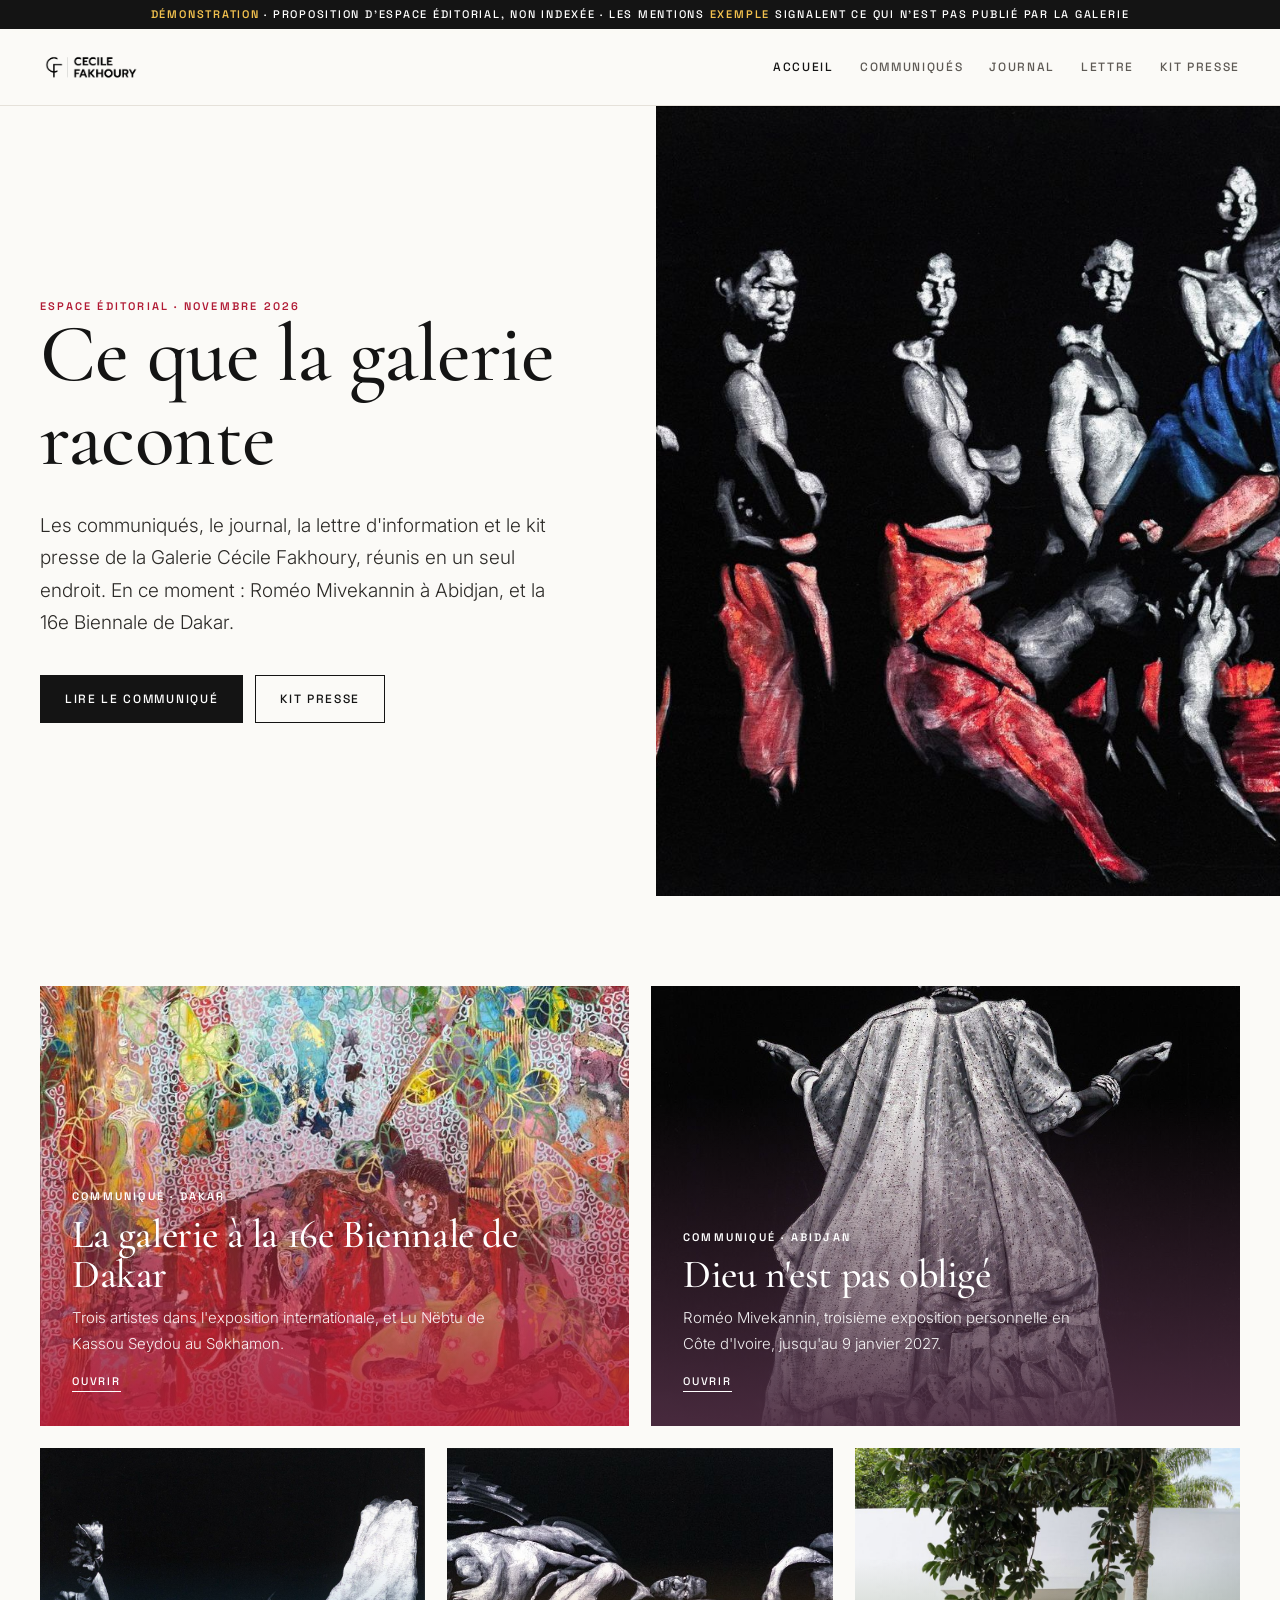
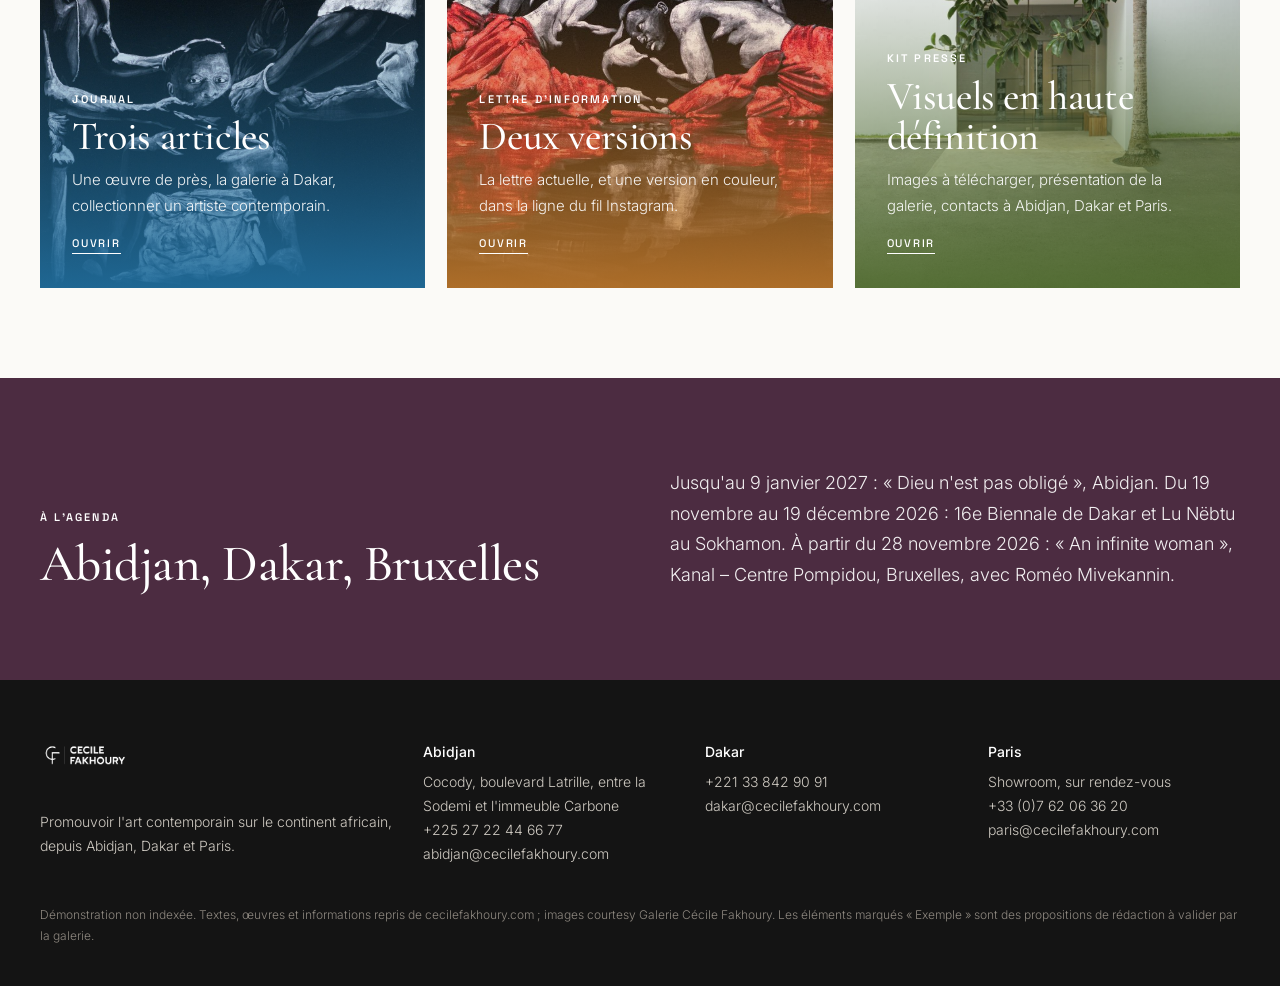
<file: index.html>
<!doctype html><html lang="fr"><head><meta charset="utf-8"><meta name="viewport" content="width=device-width,initial-scale=1">
<meta name="robots" content="noindex,nofollow"><title>Espace éditorial · Galerie Cécile Fakhoury</title><meta name="description" content="Communiqués, journal, lettre et kit presse de la Galerie Cécile Fakhoury">
<link rel="icon" href="img/logo.png?v=6"><link rel="stylesheet" href="style.css?v=6"></head><body>
<div class="demo-bar"><b>Démonstration</b> · Proposition d'espace éditorial, non indexée · Les mentions <b>Exemple</b> signalent ce qui n'est pas publié par la galerie</div>
<header class="top"><div class="in"><a href="index.html"><img src="img/logo.png?v=6" alt="Galerie Cécile Fakhoury"></a><nav><a href="index.html" class="hm on">Accueil</a><a href="communique-biennale-dakar.html" class="pr">Communiqués</a><a href="blog/index.html" class="blog">Journal</a><a href="lettre.html" class="nl">Lettre</a><a href="kit-presse.html" class="kit">Kit presse</a></nav></div></header>

<section class="hero"><div class="txt"><div class="kick" style="color:var(--rouge)">Espace éditorial · Novembre 2026</div>
<h1>Ce que la galerie raconte</h1>
<p>Les communiqués, le journal, la lettre d'information et le kit presse de la Galerie Cécile Fakhoury, réunis en un seul endroit. En ce moment : Roméo Mivekannin à Abidjan, et la 16e Biennale de Dakar.</p>
<div style="margin-top:36px;display:flex;gap:12px;flex-wrap:wrap"><a class="btn fill" href="communique-biennale-dakar.html">Lire le communiqué</a><a class="btn" href="kit-presse.html">Kit presse</a></div></div>
<div class="pic" style="background-image:url('img/mivekannin-au-nom-du-christ.jpg?v=6')"></div></section>
<div class="wrap"><div class="tiles"><a class="tile w3" href="communique-biennale-dakar.html"><div class="bg" style="background-image:url('img/lunebtu-crop.jpg?v=6')"></div><div class="veil" style="background:linear-gradient(180deg,rgba(0,0,0,0) 25%,#B11B35EE 100%)"></div><div class="in"><div class="kick">Communiqué · Dakar</div><h3>La galerie à la 16e Biennale de Dakar</h3><p>Trois artistes dans l'exposition internationale, et Lu Nëbtu de Kassou Seydou au Sokhamon.</p><span class="go">Ouvrir</span></div></a><a class="tile w3" href="communique-dieu-n-est-pas-oblige.html"><div class="bg" style="background-image:url('img/mivekannin-sob-os-olhos-da-igreja.jpg?v=6')"></div><div class="veil" style="background:linear-gradient(180deg,rgba(0,0,0,0) 25%,#4C2C41EE 100%)"></div><div class="in"><div class="kick">Communiqué · Abidjan</div><h3>Dieu n'est pas obligé</h3><p>Roméo Mivekannin, troisième exposition personnelle en Côte d'Ivoire, jusqu'au 9 janvier 2027.</p><span class="go">Ouvrir</span></div></a><a class="tile " href="blog/index.html"><div class="bg" style="background-image:url('img/mivekannin-iniciacao-iganhin.jpg?v=6')"></div><div class="veil" style="background:linear-gradient(180deg,rgba(0,0,0,0) 25%,#206D9CEE 100%)"></div><div class="in"><div class="kick">Journal</div><h3>Trois articles</h3><p>Une œuvre de près, la galerie à Dakar, collectionner un artiste contemporain.</p><span class="go">Ouvrir</span></div></a><a class="tile " href="lettre.html"><div class="bg" style="background-image:url('img/mivekannin-bolero.jpg?v=6')"></div><div class="veil" style="background:linear-gradient(180deg,rgba(0,0,0,0) 25%,#B8742AEE 100%)"></div><div class="in"><div class="kick">Lettre d'information</div><h3>Deux versions</h3><p>La lettre actuelle, et une version en couleur, dans la ligne du fil Instagram.</p><span class="go">Ouvrir</span></div></a><a class="tile " href="kit-presse.html"><div class="bg" style="background-image:url('img/galerie-abidjan.jpg?v=6')"></div><div class="veil" style="background:linear-gradient(180deg,rgba(0,0,0,0) 25%,#4F6B2EEE 100%)"></div><div class="in"><div class="kick">Kit presse</div><h3>Visuels en haute définition</h3><p>Images à télécharger, présentation de la galerie, contacts à Abidjan, Dakar et Paris.</p><span class="go">Ouvrir</span></div></a></div></div>
<section class="band" style="background:var(--prune)"><div class="wrap"><div><div class="kick">À l'agenda</div><h2 style="margin-top:14px">Abidjan, Dakar, Bruxelles</h2></div>
<p>Jusqu'au 9 janvier 2027 : « Dieu n'est pas obligé », Abidjan. Du 19 novembre au 19 décembre 2026 : 16e Biennale de Dakar et Lu Nëbtu au Sokhamon. À partir du 28 novembre 2026 : « An infinite woman », Kanal – Centre Pompidou, Bruxelles, avec Roméo Mivekannin.</p></div></section>

<footer class="ft"><div class="wrap"><div class="cols">
<div><img src="img/logo-blanc.png?v=6" alt="Galerie Cécile Fakhoury"><br>Promouvoir l'art contemporain sur le continent africain, depuis Abidjan, Dakar et Paris.</div>
<div><b>Abidjan</b>Cocody, boulevard Latrille, entre la Sodemi et l'immeuble Carbone<br>+225 27 22 44 66 77<br>abidjan@cecilefakhoury.com</div>
<div><b>Dakar</b>+221 33 842 90 91<br>dakar@cecilefakhoury.com</div>
<div><b>Paris</b>Showroom, sur rendez-vous<br>+33 (0)7 62 06 36 20<br>paris@cecilefakhoury.com</div>
</div><p class="note">Démonstration non indexée. Textes, œuvres et informations repris de cecilefakhoury.com ; images courtesy Galerie Cécile Fakhoury. Les éléments marqués « Exemple » sont des propositions de rédaction à valider par la galerie.</p></div></footer>
<script>function cp(b){navigator.clipboard&&navigator.clipboard.writeText(location.href);b.textContent='Lien copié';}</script>
</body></html>
</file>
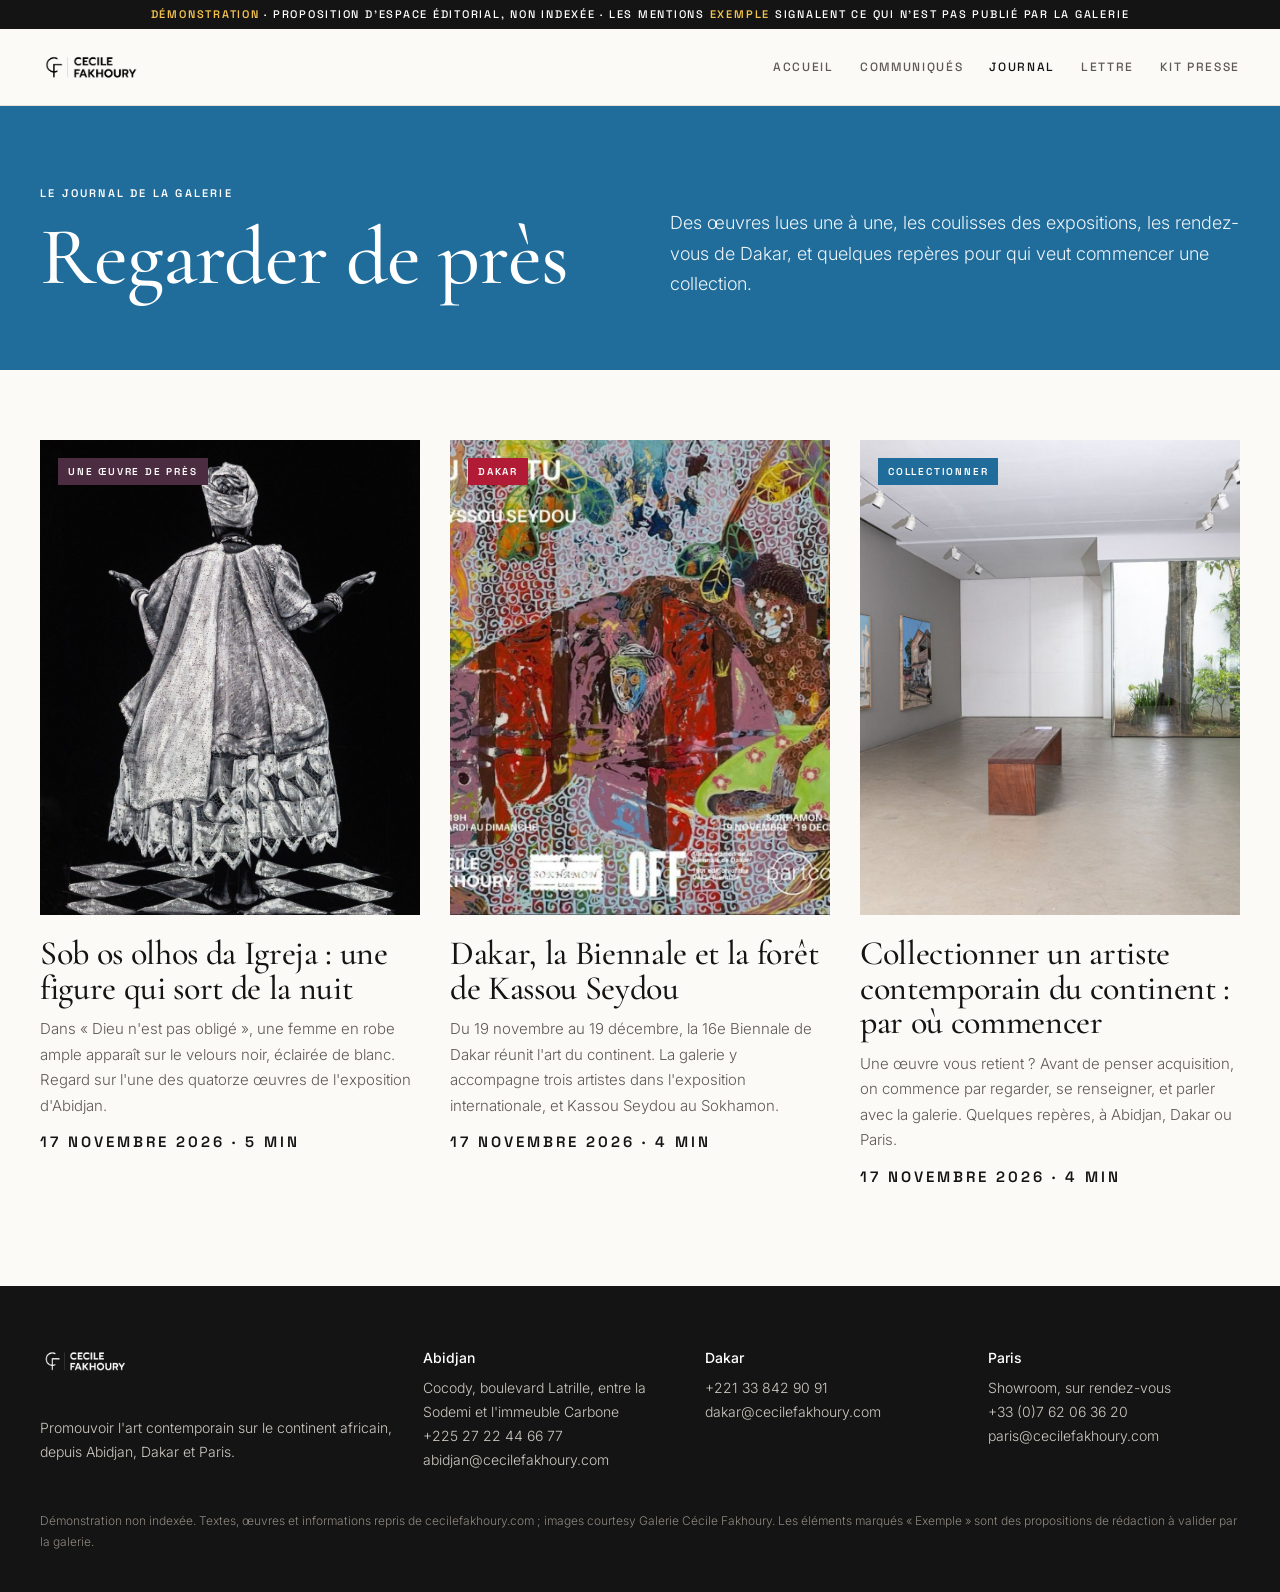
<file: blog/index.html>
<!doctype html><html lang="fr"><head><meta charset="utf-8"><meta name="viewport" content="width=device-width,initial-scale=1">
<meta name="robots" content="noindex,nofollow"><title>Le journal · Galerie Cécile Fakhoury</title><meta name="description" content="Le journal de la Galerie Cécile Fakhoury">
<link rel="icon" href="../img/logo.png?v=6"><link rel="stylesheet" href="../style.css?v=6"></head><body>
<div class="demo-bar"><b>Démonstration</b> · Proposition d'espace éditorial, non indexée · Les mentions <b>Exemple</b> signalent ce qui n'est pas publié par la galerie</div>
<header class="top"><div class="in"><a href="../index.html"><img src="../img/logo.png?v=6" alt="Galerie Cécile Fakhoury"></a><nav><a href="../index.html" class="hm">Accueil</a><a href="../communique-biennale-dakar.html" class="pr">Communiqués</a><a href="../blog/index.html" class="blog on">Journal</a><a href="../lettre.html" class="nl">Lettre</a><a href="../kit-presse.html" class="kit">Kit presse</a></nav></div></header>

<section class="band" style="background:var(--bleu);padding:80px 0 70px"><div class="wrap"><div><div class="kick">Le journal de la galerie</div><h1 style="margin-top:16px">Regarder de près</h1></div>
<p>Des œuvres lues une à une, les coulisses des expositions, les rendez-vous de Dakar, et quelques repères pour qui veut commencer une collection.</p></div></section>
<div class="wrap"><div class="bloglist"><a class="post" href="sob-os-olhos-da-igreja.html"><div class="im" style="background-image:url('../img/mivekannin-sob-os-olhos-da-igreja.jpg?v=6')"><span class="chip" style="background:#4C2C41">Une œuvre de près</span></div><h3>Sob os olhos da Igreja : une figure qui sort de la nuit</h3><p>Dans « Dieu n'est pas obligé », une femme en robe ample apparaît sur le velours noir, éclairée de blanc. Regard sur l'une des quatorze œuvres de l'exposition d'Abidjan.</p><p class="kick" style="margin-top:14px;color:var(--ink)">17 novembre 2026 · 5 min</p></a><a class="post" href="la-galerie-et-la-biennale-de-dakar.html"><div class="im" style="background-image:url('../img/affiche-lu-nebtu.jpg?v=6')"><span class="chip" style="background:#B11B35">Dakar</span></div><h3>Dakar, la Biennale et la forêt de Kassou Seydou</h3><p>Du 19 novembre au 19 décembre, la 16e Biennale de Dakar réunit l'art du continent. La galerie y accompagne trois artistes dans l'exposition internationale, et Kassou Seydou au Sokhamon.</p><p class="kick" style="margin-top:14px;color:var(--ink)">17 novembre 2026 · 4 min</p></a><a class="post" href="collectionner-un-artiste-contemporain.html"><div class="im" style="background-image:url('../img/galerie-salle.jpg?v=6')"><span class="chip" style="background:#206D9C">Collectionner</span></div><h3>Collectionner un artiste contemporain du continent : par où commencer</h3><p>Une œuvre vous retient ? Avant de penser acquisition, on commence par regarder, se renseigner, et parler avec la galerie. Quelques repères, à Abidjan, Dakar ou Paris.</p><p class="kick" style="margin-top:14px;color:var(--ink)">17 novembre 2026 · 4 min</p></a></div></div>
<footer class="ft"><div class="wrap"><div class="cols">
<div><img src="../img/logo-blanc.png?v=6" alt="Galerie Cécile Fakhoury"><br>Promouvoir l'art contemporain sur le continent africain, depuis Abidjan, Dakar et Paris.</div>
<div><b>Abidjan</b>Cocody, boulevard Latrille, entre la Sodemi et l'immeuble Carbone<br>+225 27 22 44 66 77<br>abidjan@cecilefakhoury.com</div>
<div><b>Dakar</b>+221 33 842 90 91<br>dakar@cecilefakhoury.com</div>
<div><b>Paris</b>Showroom, sur rendez-vous<br>+33 (0)7 62 06 36 20<br>paris@cecilefakhoury.com</div>
</div><p class="note">Démonstration non indexée. Textes, œuvres et informations repris de cecilefakhoury.com ; images courtesy Galerie Cécile Fakhoury. Les éléments marqués « Exemple » sont des propositions de rédaction à valider par la galerie.</p></div></footer>
<script>function cp(b){navigator.clipboard&&navigator.clipboard.writeText(location.href);b.textContent='Lien copié';}</script>
</body></html>
</file>
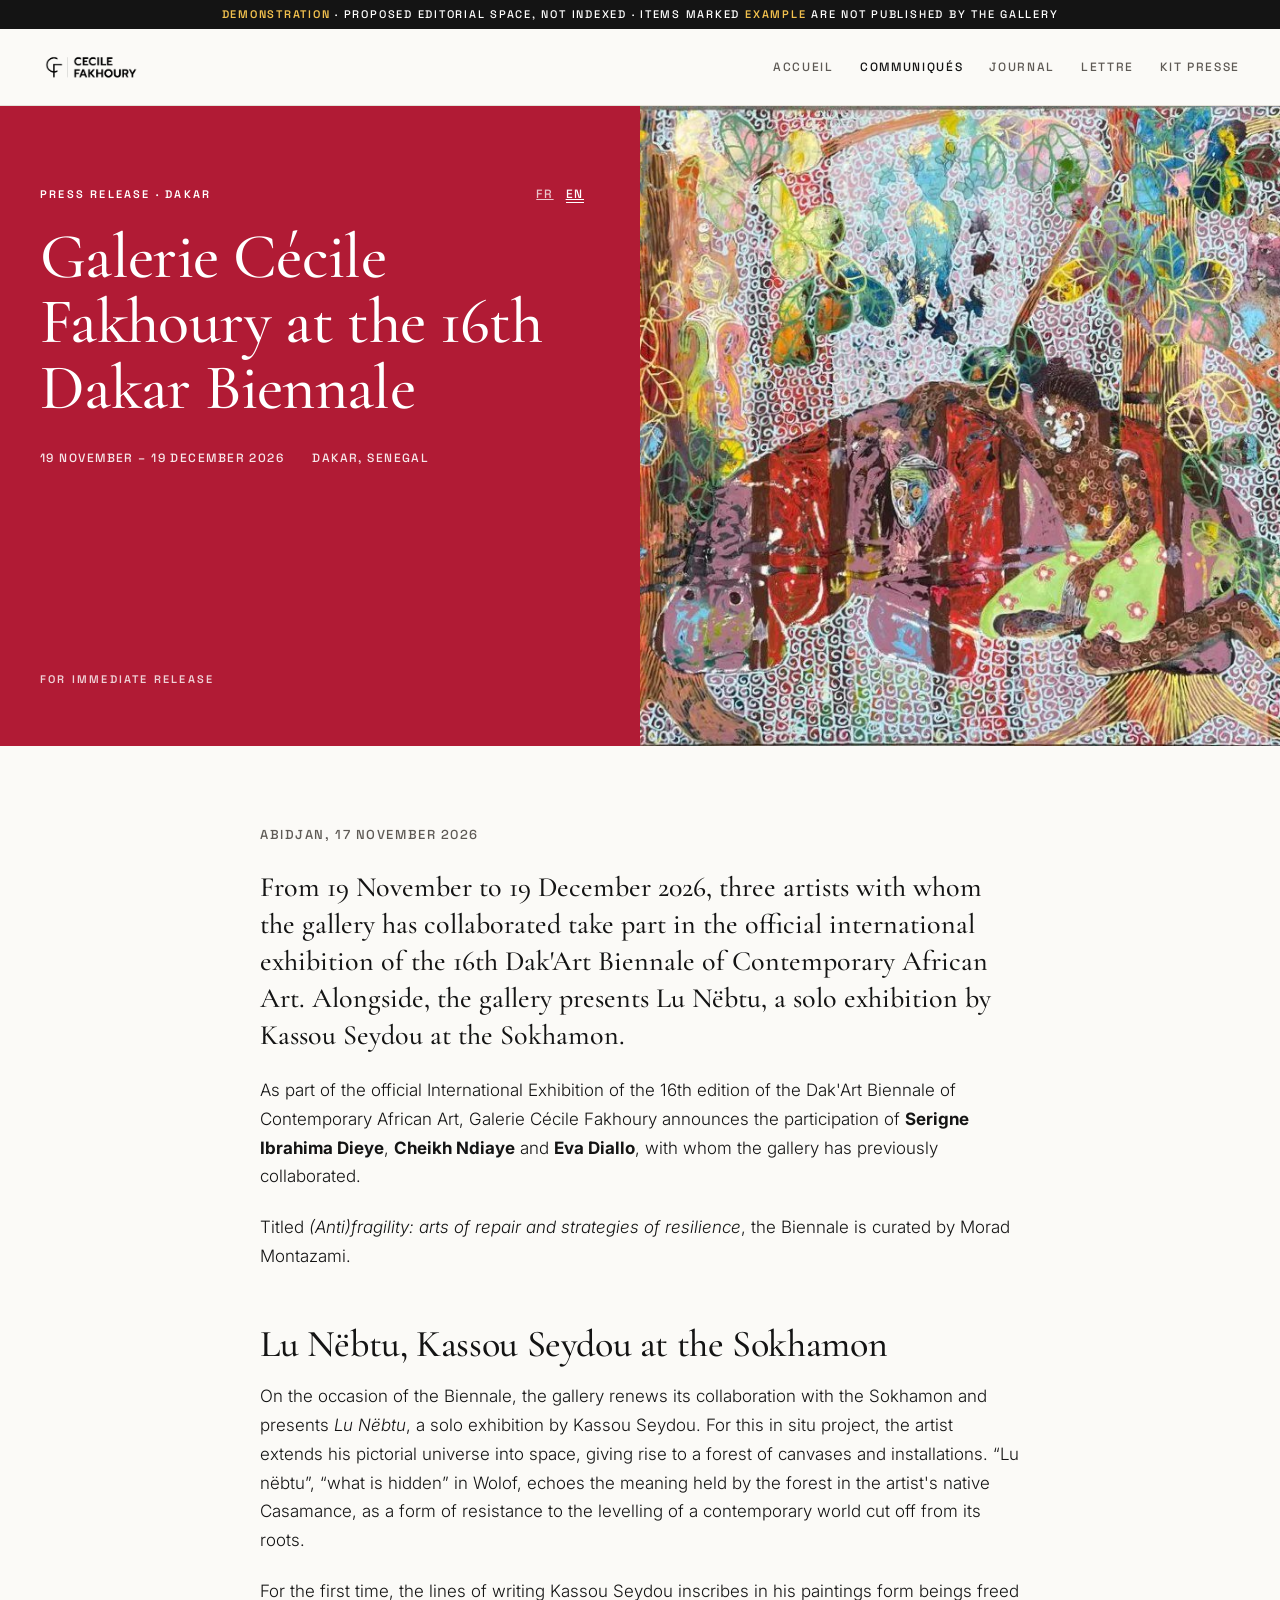
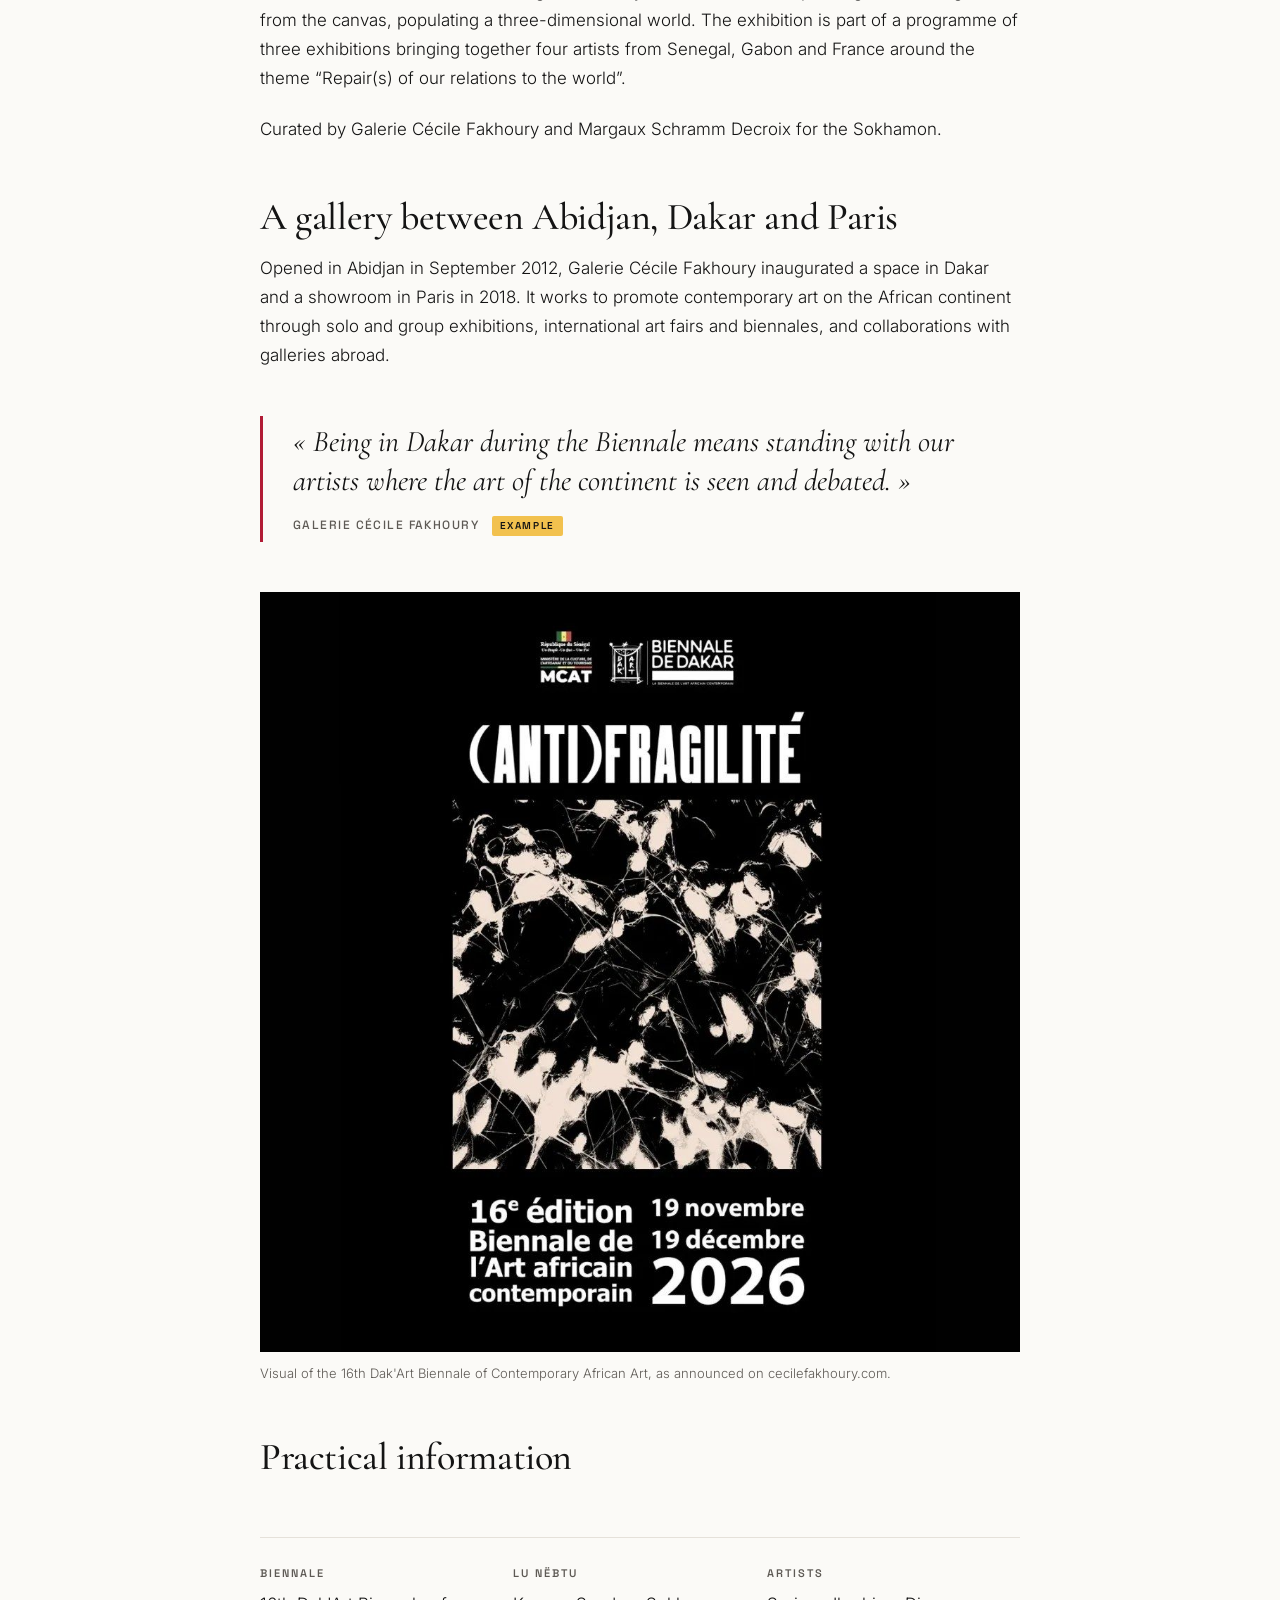
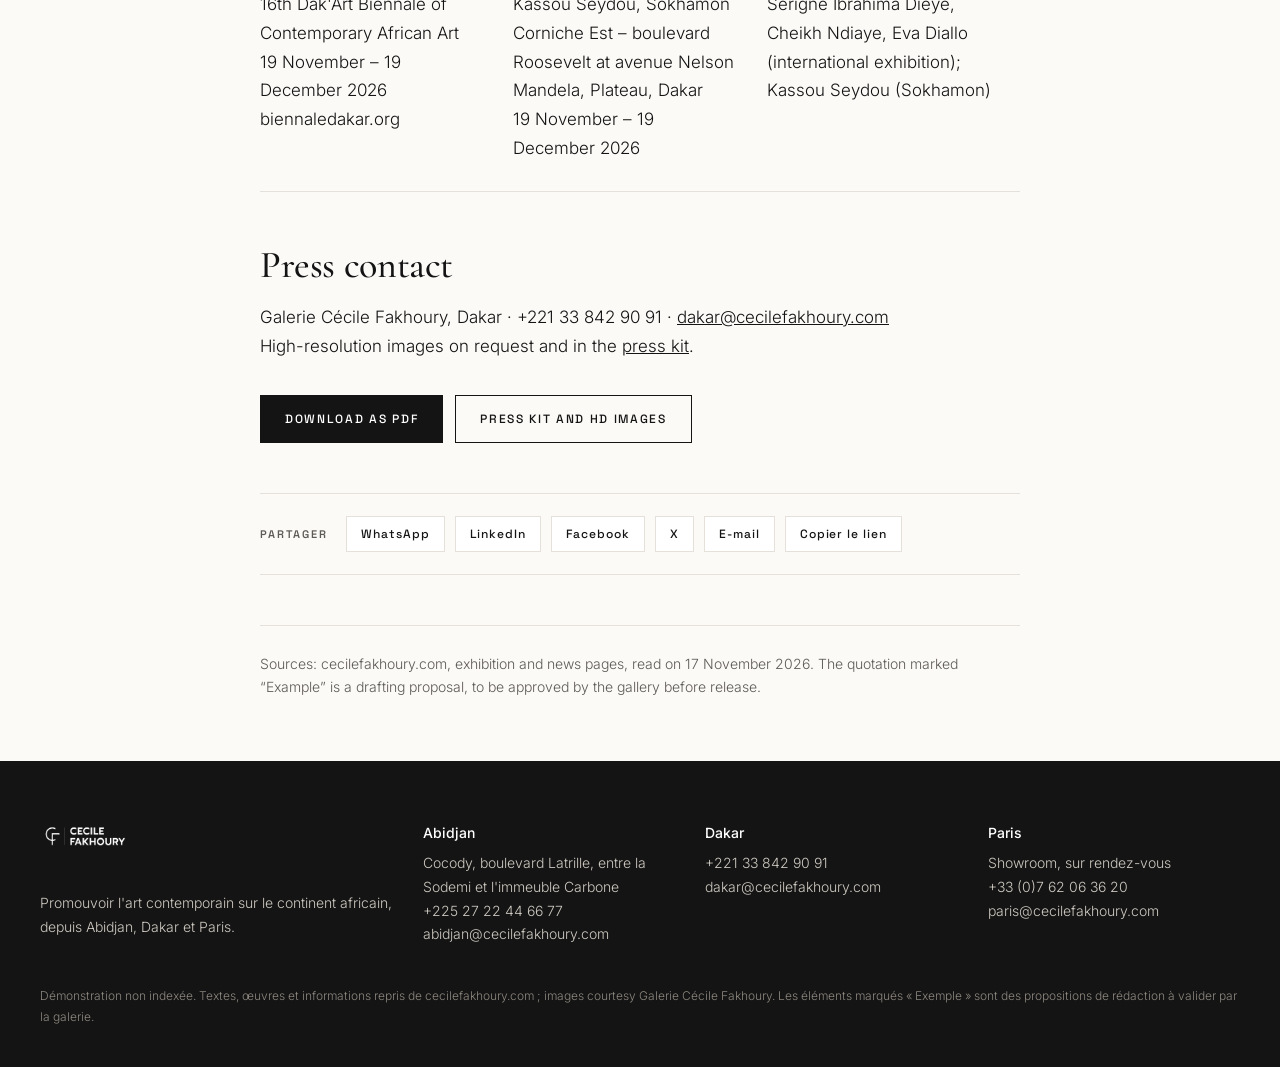
<file: communique-biennale-dakar-en.html>
<!doctype html><html lang="en"><head><meta charset="utf-8"><meta name="viewport" content="width=device-width,initial-scale=1">
<meta name="robots" content="noindex,nofollow"><title>Galerie Cécile Fakhoury at the 16th Dakar Biennale · Press release</title><meta name="description" content="From 19 November to 19 December 2026, three artists with whom the gallery has collaborated take part in the official international exhibition of the 1">
<link rel="icon" href="img/logo.png?v=6"><link rel="stylesheet" href="style.css?v=6"></head><body>
<div class="demo-bar"><b>Demonstration</b> · Proposed editorial space, not indexed · Items marked <b>Example</b> are not published by the gallery</div>
<header class="top"><div class="in"><a href="index.html"><img src="img/logo.png?v=6" alt="Galerie Cécile Fakhoury"></a><nav><a href="index.html" class="hm">Accueil</a><a href="communique-biennale-dakar.html" class="pr on">Communiqués</a><a href="blog/index.html" class="blog">Journal</a><a href="lettre.html" class="nl">Lettre</a><a href="kit-presse.html" class="kit">Kit presse</a></nav></div></header>

<section class="pr-head"><div class="side" style="background:#B11B35"><div class="in">
<div style="display:flex;justify-content:space-between;align-items:center;gap:10px"><div class="kick">Press release · Dakar</div><span class="lang"><a href="communique-biennale-dakar.html" class="">FR</a><a href="communique-biennale-dakar-en.html" class="on">EN</a></span></div>
<h1>Galerie Cécile Fakhoury at the 16th Dakar Biennale</h1><div class="pr-meta"><span>19 November – 19 December 2026</span><span>Dakar, Senegal</span></div></div>
<div class="in" style="margin-top:40px"><div class="kick" style="opacity:.8">For immediate release</div></div></div>
<div class="pic" style="background-image:url('img/lunebtu-crop.jpg?v=6')"></div></section>
<div class="narrow pr-body" style="--accent:#B11B35">
<div class="dateline">Abidjan, 17 November 2026</div>
<p class="chapo">From 19 November to 19 December 2026, three artists with whom the gallery has collaborated take part in the official international exhibition of the 16th Dak'Art Biennale of Contemporary African Art. Alongside, the gallery presents Lu Nëbtu, a solo exhibition by Kassou Seydou at the Sokhamon.</p>
<p>As part of the official International Exhibition of the 16th edition of the Dak'Art Biennale of Contemporary African Art, Galerie Cécile Fakhoury announces the participation of <strong>Serigne Ibrahima Dieye</strong>, <strong>Cheikh Ndiaye</strong> and <strong>Eva Diallo</strong>, with whom the gallery has previously collaborated.</p><p>Titled <em>(Anti)fragility: arts of repair and strategies of resilience</em>, the Biennale is curated by Morad Montazami.</p><h2>Lu Nëbtu, Kassou Seydou at the Sokhamon</h2><p>On the occasion of the Biennale, the gallery renews its collaboration with the Sokhamon and presents <em>Lu Nëbtu</em>, a solo exhibition by Kassou Seydou. For this in situ project, the artist extends his pictorial universe into space, giving rise to a forest of canvases and installations. “Lu nëbtu”, “what is hidden” in Wolof, echoes the meaning held by the forest in the artist's native Casamance, as a form of resistance to the levelling of a contemporary world cut off from its roots.</p><p>For the first time, the lines of writing Kassou Seydou inscribes in his paintings form beings freed from the canvas, populating a three-dimensional world. The exhibition is part of a programme of three exhibitions bringing together four artists from Senegal, Gabon and France around the theme “Repair(s) of our relations to the world”.</p><p>Curated by Galerie Cécile Fakhoury and Margaux Schramm Decroix for the Sokhamon.</p><h2>A gallery between Abidjan, Dakar and Paris</h2><p>Opened in Abidjan in September 2012, Galerie Cécile Fakhoury inaugurated a space in Dakar and a showroom in Paris in 2018. It works to promote contemporary art on the African continent through solo and group exhibitions, international art fairs and biennales, and collaborations with galleries abroad.</p>
<blockquote>« Being in Dakar during the Biennale means standing with our artists where the art of the continent is seen and debated. »<cite>Galerie Cécile Fakhoury <span class="ex">Example</span></cite></blockquote>
<figure class="fig"><img src="img/affiche-biennale.jpg?v=6" alt="Visual of the 16th Dak&#x27;Art Biennale of Contemporary African Art, as announced on cecilefakhoury.com."><figcaption>Visual of the 16th Dak'Art Biennale of Contemporary African Art, as announced on cecilefakhoury.com.</figcaption></figure>
<h2>Practical information</h2>
<div class="infos"><div><b>Biennale</b>16th Dak'Art Biennale of Contemporary African Art<br>19 November – 19 December 2026<br>biennaledakar.org</div><div><b>Lu Nëbtu</b>Kassou Seydou, Sokhamon<br>Corniche Est – boulevard Roosevelt at avenue Nelson Mandela, Plateau, Dakar<br>19 November – 19 December 2026</div><div><b>Artists</b>Serigne Ibrahima Dieye, Cheikh Ndiaye, Eva Diallo (international exhibition); Kassou Seydou (Sokhamon)</div></div>
<h2>Press contact</h2><p>Galerie Cécile Fakhoury, Dakar · +221 33 842 90 91 · <a href="mailto:dakar@cecilefakhoury.com">dakar@cecilefakhoury.com</a><br>High-resolution images on request and in the <a href="kit-presse.html">press kit</a>.</p>
<div class="actions"><a class="btn fill" href="pdf/communique-biennale-dakar-en.pdf?v=6" download>Download as PDF</a><a class="btn" href="kit-presse.html">Press kit and HD images</a></div>
<div class="share noprint"><span>Partager</span><a target="_blank" rel="noopener" href="https://wa.me/?text=Galerie%20C%C3%A9cile%20Fakhoury%20at%20the%2016th%20Dakar%20Biennale%20https%3A%2F%2Fleslita06.github.io%2Fgcf-editorial%2Fcommunique-biennale-dakar-en.html">WhatsApp</a><a target="_blank" rel="noopener" href="https://www.linkedin.com/sharing/share-offsite/?url=https%3A%2F%2Fleslita06.github.io%2Fgcf-editorial%2Fcommunique-biennale-dakar-en.html">LinkedIn</a><a target="_blank" rel="noopener" href="https://www.facebook.com/sharer/sharer.php?u=https%3A%2F%2Fleslita06.github.io%2Fgcf-editorial%2Fcommunique-biennale-dakar-en.html">Facebook</a><a target="_blank" rel="noopener" href="https://x.com/intent/post?url=https%3A%2F%2Fleslita06.github.io%2Fgcf-editorial%2Fcommunique-biennale-dakar-en.html&text=Galerie%20C%C3%A9cile%20Fakhoury%20at%20the%2016th%20Dakar%20Biennale">X</a><a href="mailto:?subject=Galerie%20C%C3%A9cile%20Fakhoury%20at%20the%2016th%20Dakar%20Biennale&body=https%3A%2F%2Fleslita06.github.io%2Fgcf-editorial%2Fcommunique-biennale-dakar-en.html">E-mail</a><button onclick="cp(this)">Copier le lien</button></div>
<p class="endnote">Sources: cecilefakhoury.com, exhibition and news pages, read on 17 November 2026. The quotation marked “Example” is a drafting proposal, to be approved by the gallery before release.</p></div>

<footer class="ft"><div class="wrap"><div class="cols">
<div><img src="img/logo-blanc.png?v=6" alt="Galerie Cécile Fakhoury"><br>Promouvoir l'art contemporain sur le continent africain, depuis Abidjan, Dakar et Paris.</div>
<div><b>Abidjan</b>Cocody, boulevard Latrille, entre la Sodemi et l'immeuble Carbone<br>+225 27 22 44 66 77<br>abidjan@cecilefakhoury.com</div>
<div><b>Dakar</b>+221 33 842 90 91<br>dakar@cecilefakhoury.com</div>
<div><b>Paris</b>Showroom, sur rendez-vous<br>+33 (0)7 62 06 36 20<br>paris@cecilefakhoury.com</div>
</div><p class="note">Démonstration non indexée. Textes, œuvres et informations repris de cecilefakhoury.com ; images courtesy Galerie Cécile Fakhoury. Les éléments marqués « Exemple » sont des propositions de rédaction à valider par la galerie.</p></div></footer>
<script>function cp(b){navigator.clipboard&&navigator.clipboard.writeText(location.href);b.textContent='Lien copié';}</script>
</body></html>
</file>
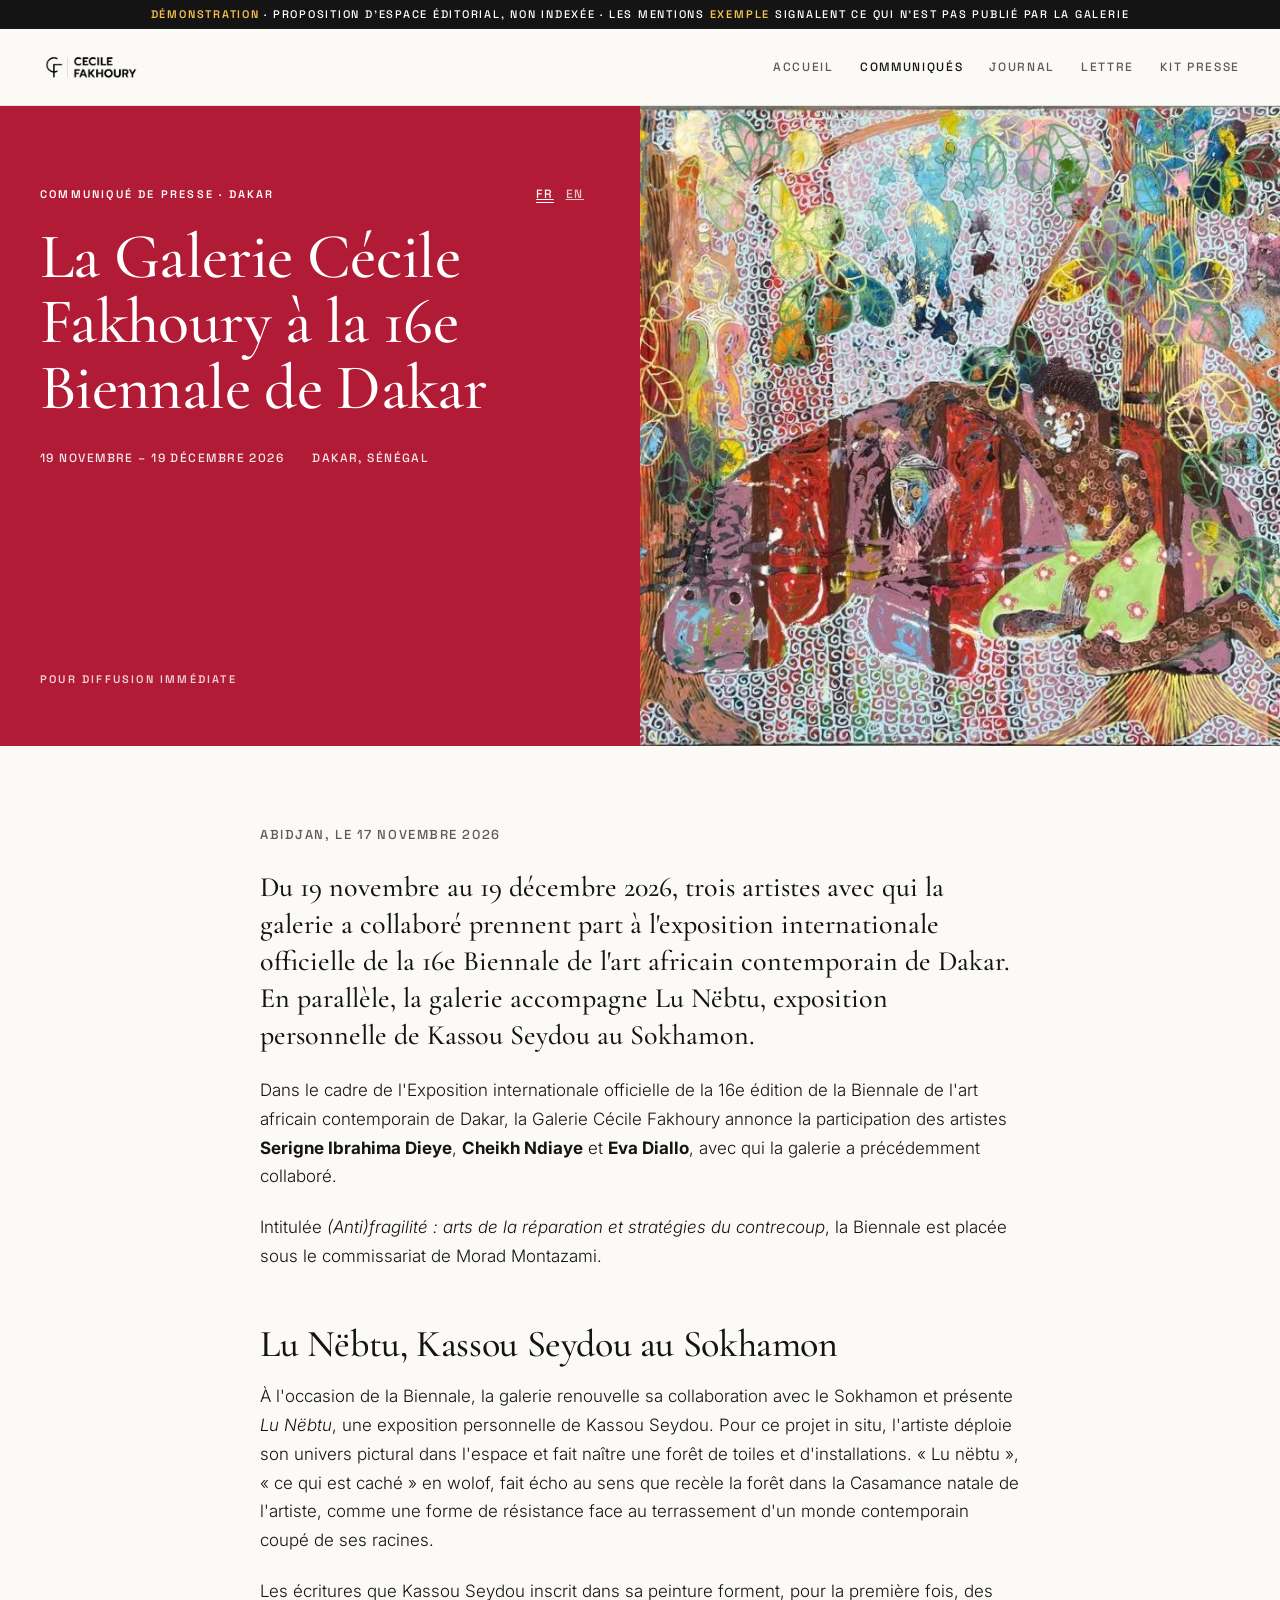
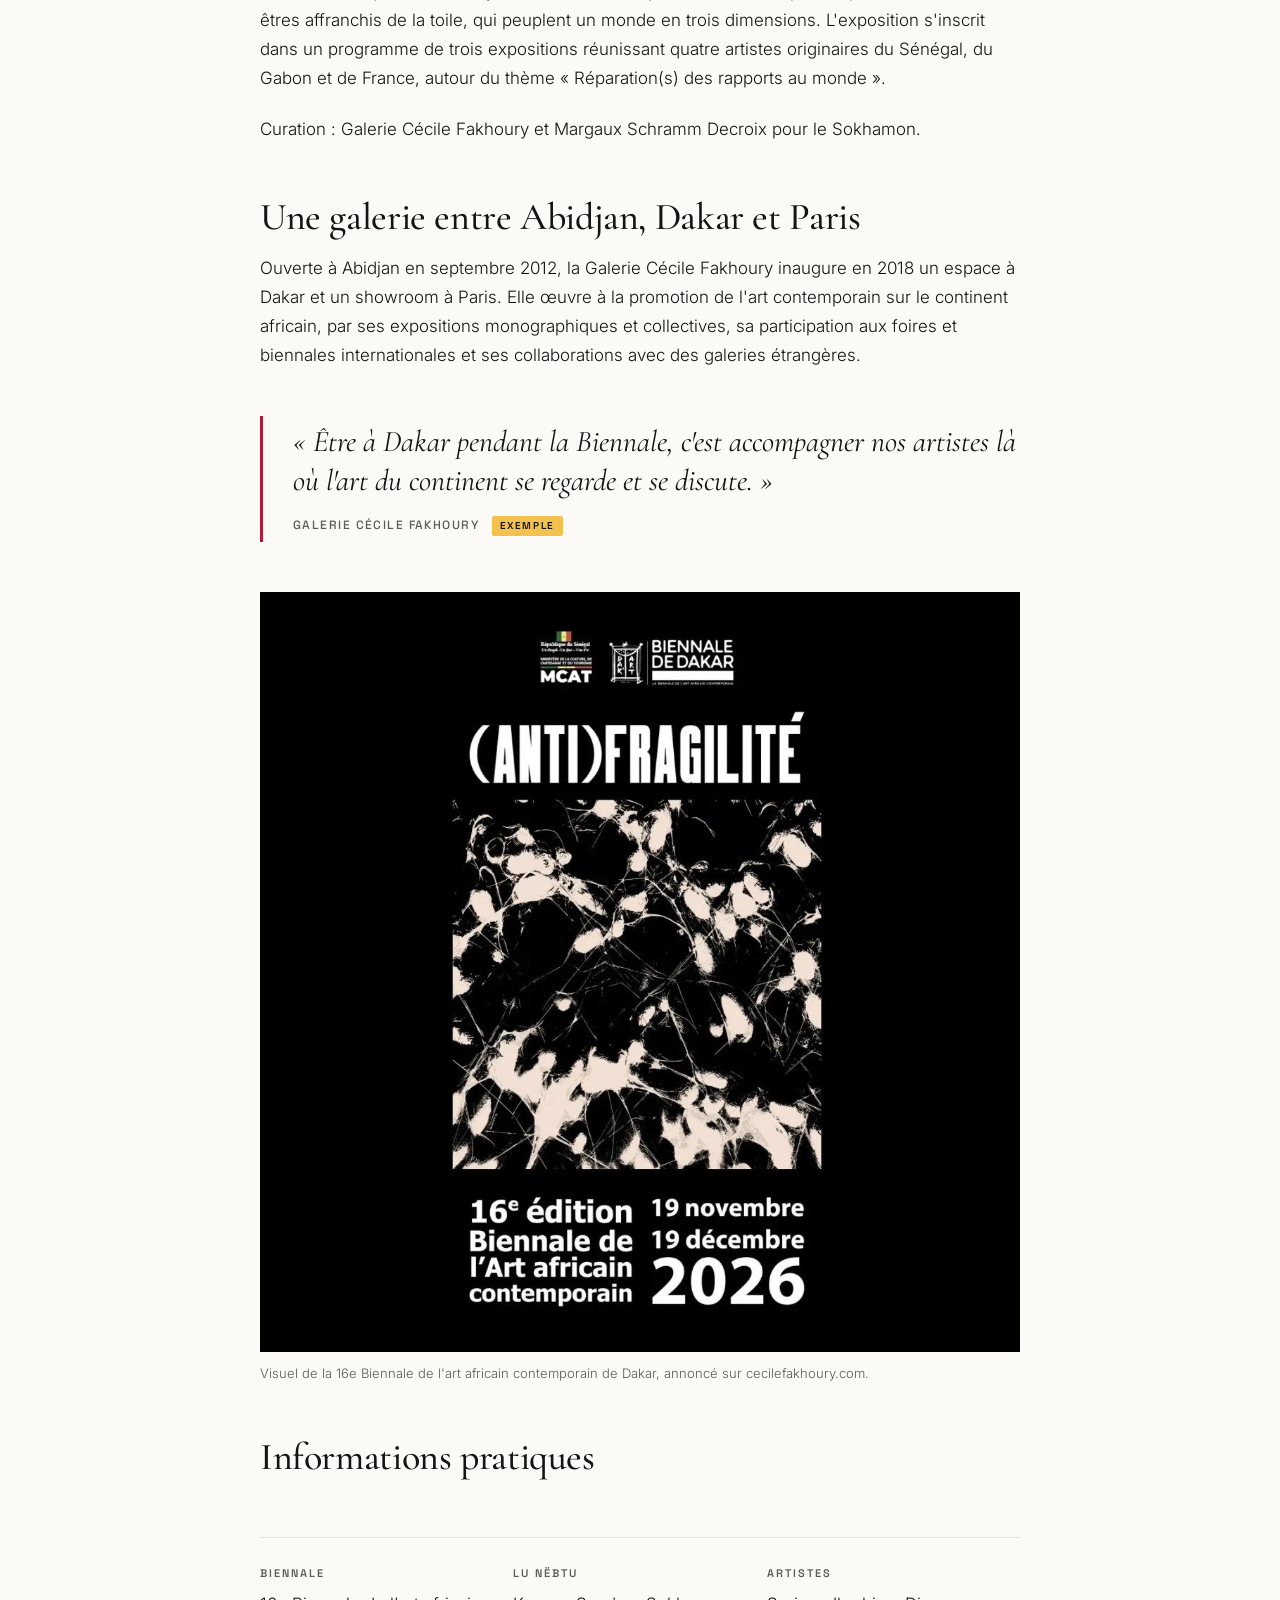
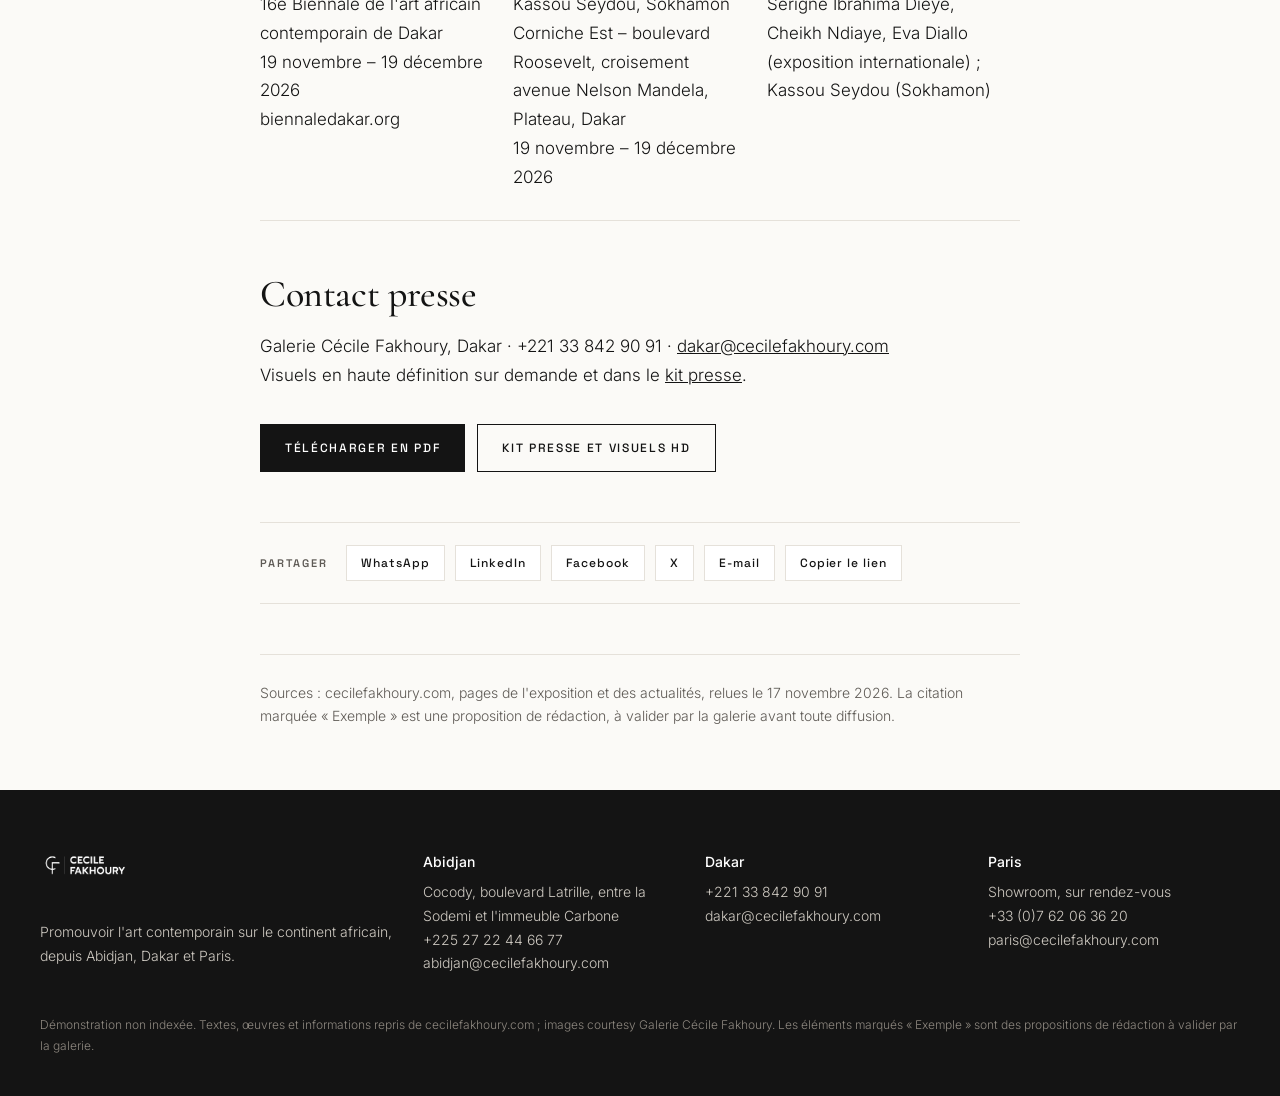
<file: communique-biennale-dakar.html>
<!doctype html><html lang="fr"><head><meta charset="utf-8"><meta name="viewport" content="width=device-width,initial-scale=1">
<meta name="robots" content="noindex,nofollow"><title>La Galerie Cécile Fakhoury à la 16e Biennale de Dakar · Communiqué de presse</title><meta name="description" content="Du 19 novembre au 19 décembre 2026, trois artistes avec qui la galerie a collaboré prennent part à l&#x27;exposition internationale officielle de la 16e Bi">
<link rel="icon" href="img/logo.png?v=6"><link rel="stylesheet" href="style.css?v=6"></head><body>
<div class="demo-bar"><b>Démonstration</b> · Proposition d'espace éditorial, non indexée · Les mentions <b>Exemple</b> signalent ce qui n'est pas publié par la galerie</div>
<header class="top"><div class="in"><a href="index.html"><img src="img/logo.png?v=6" alt="Galerie Cécile Fakhoury"></a><nav><a href="index.html" class="hm">Accueil</a><a href="communique-biennale-dakar.html" class="pr on">Communiqués</a><a href="blog/index.html" class="blog">Journal</a><a href="lettre.html" class="nl">Lettre</a><a href="kit-presse.html" class="kit">Kit presse</a></nav></div></header>

<section class="pr-head"><div class="side" style="background:#B11B35"><div class="in">
<div style="display:flex;justify-content:space-between;align-items:center;gap:10px"><div class="kick">Communiqué de presse · Dakar</div><span class="lang"><a href="communique-biennale-dakar.html" class="on">FR</a><a href="communique-biennale-dakar-en.html" class="">EN</a></span></div>
<h1>La Galerie Cécile Fakhoury à la 16e Biennale de Dakar</h1><div class="pr-meta"><span>19 novembre – 19 décembre 2026</span><span>Dakar, Sénégal</span></div></div>
<div class="in" style="margin-top:40px"><div class="kick" style="opacity:.8">Pour diffusion immédiate</div></div></div>
<div class="pic" style="background-image:url('img/lunebtu-crop.jpg?v=6')"></div></section>
<div class="narrow pr-body" style="--accent:#B11B35">
<div class="dateline">Abidjan, le 17 novembre 2026</div>
<p class="chapo">Du 19 novembre au 19 décembre 2026, trois artistes avec qui la galerie a collaboré prennent part à l'exposition internationale officielle de la 16e Biennale de l'art africain contemporain de Dakar. En parallèle, la galerie accompagne Lu Nëbtu, exposition personnelle de Kassou Seydou au Sokhamon.</p>
<p>Dans le cadre de l'Exposition internationale officielle de la 16e édition de la Biennale de l'art africain contemporain de Dakar, la Galerie Cécile Fakhoury annonce la participation des artistes <strong>Serigne Ibrahima Dieye</strong>, <strong>Cheikh Ndiaye</strong> et <strong>Eva Diallo</strong>, avec qui la galerie a précédemment collaboré.</p><p>Intitulée <em>(Anti)fragilité : arts de la réparation et stratégies du contrecoup</em>, la Biennale est placée sous le commissariat de Morad Montazami.</p><h2>Lu Nëbtu, Kassou Seydou au Sokhamon</h2><p>À l'occasion de la Biennale, la galerie renouvelle sa collaboration avec le Sokhamon et présente <em>Lu Nëbtu</em>, une exposition personnelle de Kassou Seydou. Pour ce projet in situ, l'artiste déploie son univers pictural dans l'espace et fait naître une forêt de toiles et d'installations. « Lu nëbtu », « ce qui est caché » en wolof, fait écho au sens que recèle la forêt dans la Casamance natale de l'artiste, comme une forme de résistance face au terrassement d'un monde contemporain coupé de ses racines.</p><p>Les écritures que Kassou Seydou inscrit dans sa peinture forment, pour la première fois, des êtres affranchis de la toile, qui peuplent un monde en trois dimensions. L'exposition s'inscrit dans un programme de trois expositions réunissant quatre artistes originaires du Sénégal, du Gabon et de France, autour du thème « Réparation(s) des rapports au monde ».</p><p>Curation : Galerie Cécile Fakhoury et Margaux Schramm Decroix pour le Sokhamon.</p><h2>Une galerie entre Abidjan, Dakar et Paris</h2><p>Ouverte à Abidjan en septembre 2012, la Galerie Cécile Fakhoury inaugure en 2018 un espace à Dakar et un showroom à Paris. Elle œuvre à la promotion de l'art contemporain sur le continent africain, par ses expositions monographiques et collectives, sa participation aux foires et biennales internationales et ses collaborations avec des galeries étrangères.</p>
<blockquote>« Être à Dakar pendant la Biennale, c'est accompagner nos artistes là où l'art du continent se regarde et se discute. »<cite>Galerie Cécile Fakhoury <span class="ex">Exemple</span></cite></blockquote>
<figure class="fig"><img src="img/affiche-biennale.jpg?v=6" alt="Visuel de la 16e Biennale de l&#x27;art africain contemporain de Dakar, annoncé sur cecilefakhoury.com."><figcaption>Visuel de la 16e Biennale de l'art africain contemporain de Dakar, annoncé sur cecilefakhoury.com.</figcaption></figure>
<h2>Informations pratiques</h2>
<div class="infos"><div><b>Biennale</b>16e Biennale de l'art africain contemporain de Dakar<br>19 novembre – 19 décembre 2026<br>biennaledakar.org</div><div><b>Lu Nëbtu</b>Kassou Seydou, Sokhamon<br>Corniche Est – boulevard Roosevelt, croisement avenue Nelson Mandela, Plateau, Dakar<br>19 novembre – 19 décembre 2026</div><div><b>Artistes</b>Serigne Ibrahima Dieye, Cheikh Ndiaye, Eva Diallo (exposition internationale) ; Kassou Seydou (Sokhamon)</div></div>
<h2>Contact presse</h2><p>Galerie Cécile Fakhoury, Dakar · +221 33 842 90 91 · <a href="mailto:dakar@cecilefakhoury.com">dakar@cecilefakhoury.com</a><br>Visuels en haute définition sur demande et dans le <a href="kit-presse.html">kit presse</a>.</p>
<div class="actions"><a class="btn fill" href="pdf/communique-biennale-dakar-fr.pdf?v=6" download>Télécharger en PDF</a><a class="btn" href="kit-presse.html">Kit presse et visuels HD</a></div>
<div class="share noprint"><span>Partager</span><a target="_blank" rel="noopener" href="https://wa.me/?text=La%20Galerie%20C%C3%A9cile%20Fakhoury%20%C3%A0%20la%2016e%20Biennale%20de%20Dakar%20https%3A%2F%2Fleslita06.github.io%2Fgcf-editorial%2Fcommunique-biennale-dakar.html">WhatsApp</a><a target="_blank" rel="noopener" href="https://www.linkedin.com/sharing/share-offsite/?url=https%3A%2F%2Fleslita06.github.io%2Fgcf-editorial%2Fcommunique-biennale-dakar.html">LinkedIn</a><a target="_blank" rel="noopener" href="https://www.facebook.com/sharer/sharer.php?u=https%3A%2F%2Fleslita06.github.io%2Fgcf-editorial%2Fcommunique-biennale-dakar.html">Facebook</a><a target="_blank" rel="noopener" href="https://x.com/intent/post?url=https%3A%2F%2Fleslita06.github.io%2Fgcf-editorial%2Fcommunique-biennale-dakar.html&text=La%20Galerie%20C%C3%A9cile%20Fakhoury%20%C3%A0%20la%2016e%20Biennale%20de%20Dakar">X</a><a href="mailto:?subject=La%20Galerie%20C%C3%A9cile%20Fakhoury%20%C3%A0%20la%2016e%20Biennale%20de%20Dakar&body=https%3A%2F%2Fleslita06.github.io%2Fgcf-editorial%2Fcommunique-biennale-dakar.html">E-mail</a><button onclick="cp(this)">Copier le lien</button></div>
<p class="endnote">Sources : cecilefakhoury.com, pages de l'exposition et des actualités, relues le 17 novembre 2026. La citation marquée « Exemple » est une proposition de rédaction, à valider par la galerie avant toute diffusion.</p></div>

<footer class="ft"><div class="wrap"><div class="cols">
<div><img src="img/logo-blanc.png?v=6" alt="Galerie Cécile Fakhoury"><br>Promouvoir l'art contemporain sur le continent africain, depuis Abidjan, Dakar et Paris.</div>
<div><b>Abidjan</b>Cocody, boulevard Latrille, entre la Sodemi et l'immeuble Carbone<br>+225 27 22 44 66 77<br>abidjan@cecilefakhoury.com</div>
<div><b>Dakar</b>+221 33 842 90 91<br>dakar@cecilefakhoury.com</div>
<div><b>Paris</b>Showroom, sur rendez-vous<br>+33 (0)7 62 06 36 20<br>paris@cecilefakhoury.com</div>
</div><p class="note">Démonstration non indexée. Textes, œuvres et informations repris de cecilefakhoury.com ; images courtesy Galerie Cécile Fakhoury. Les éléments marqués « Exemple » sont des propositions de rédaction à valider par la galerie.</p></div></footer>
<script>function cp(b){navigator.clipboard&&navigator.clipboard.writeText(location.href);b.textContent='Lien copié';}</script>
</body></html>
</file>
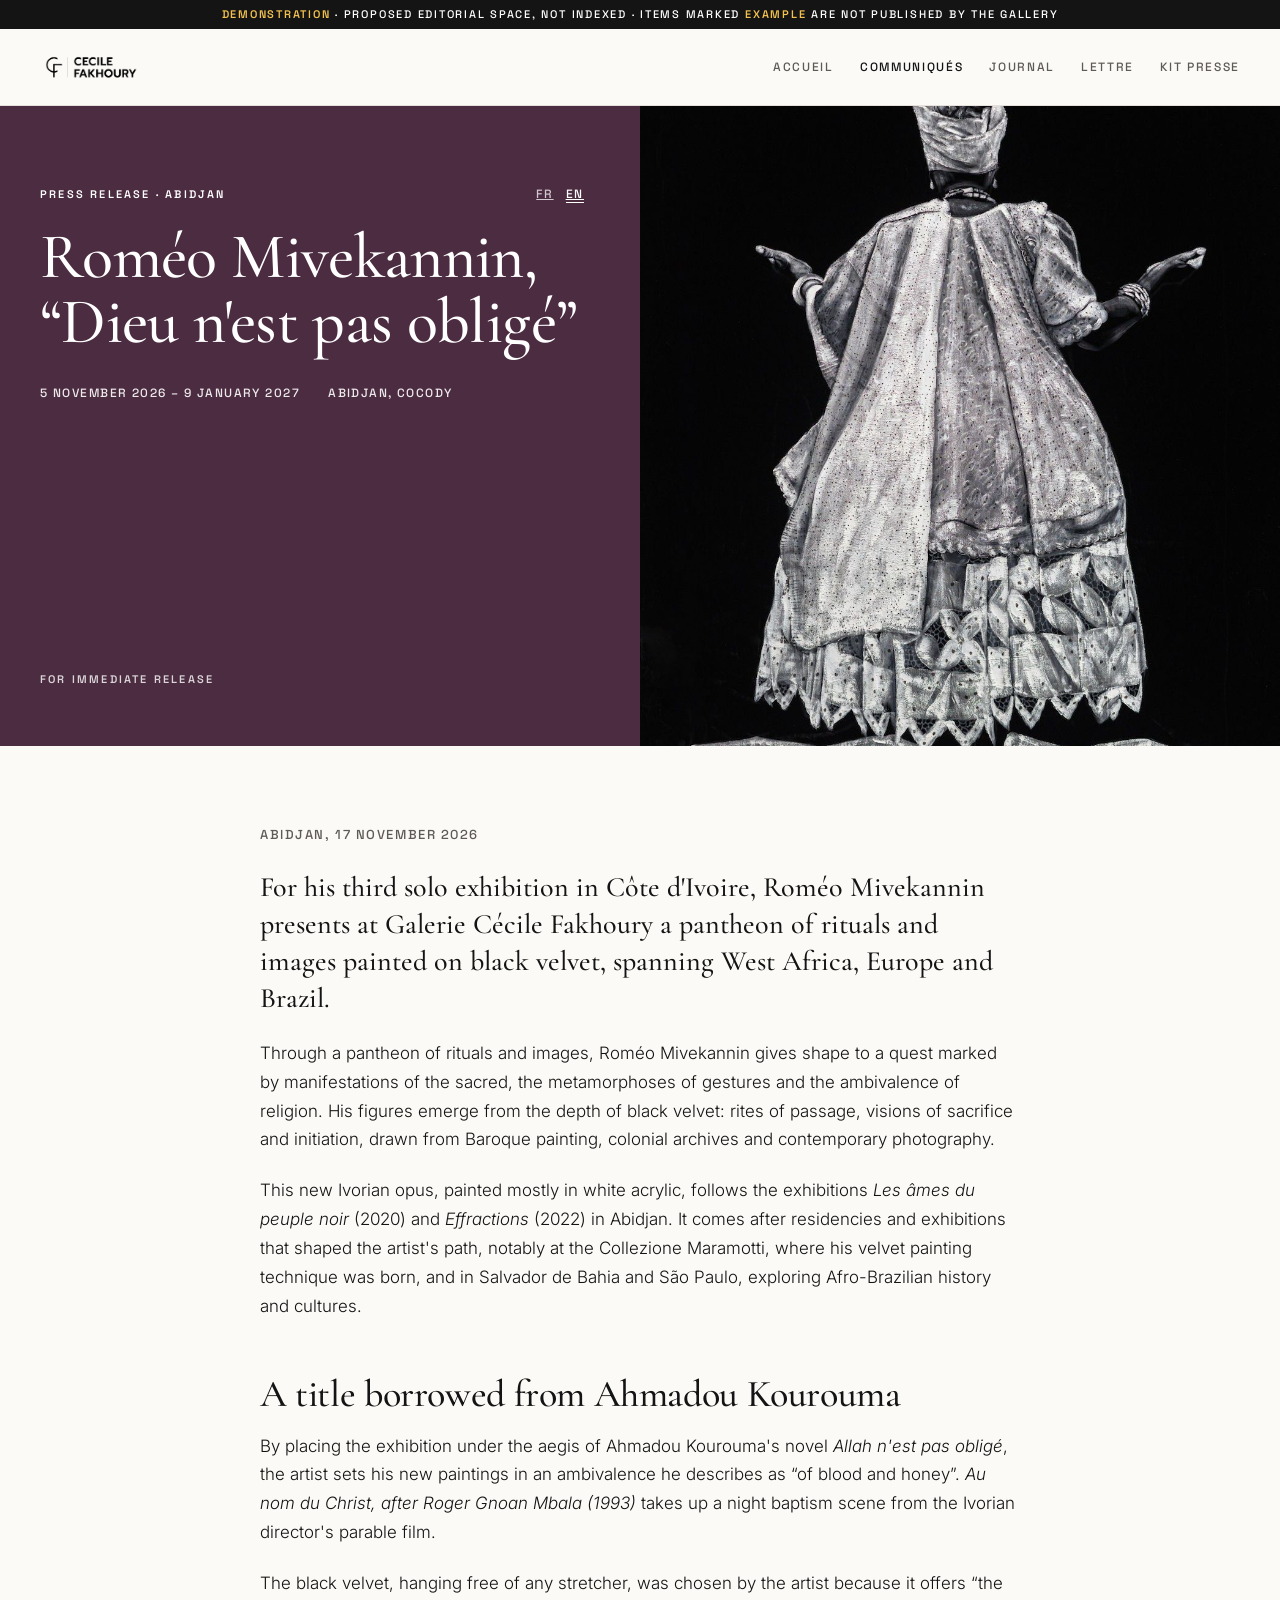
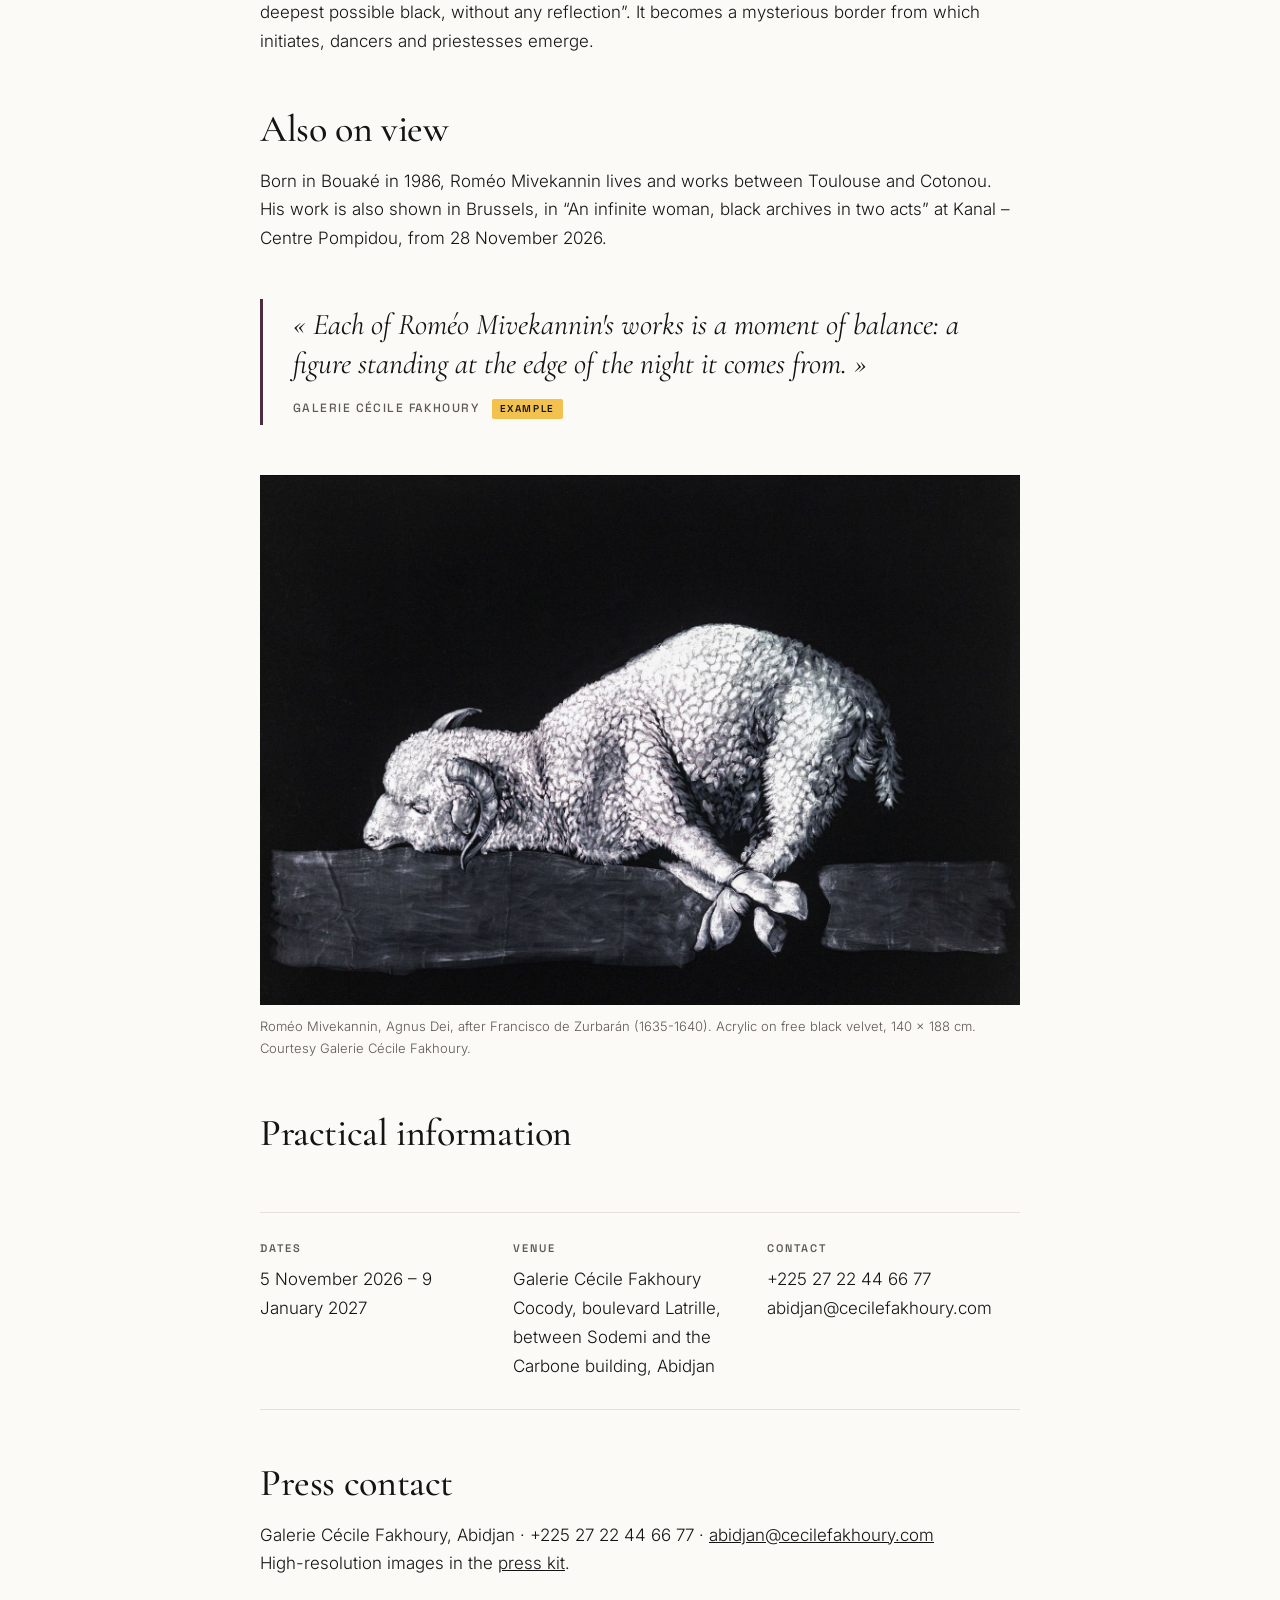
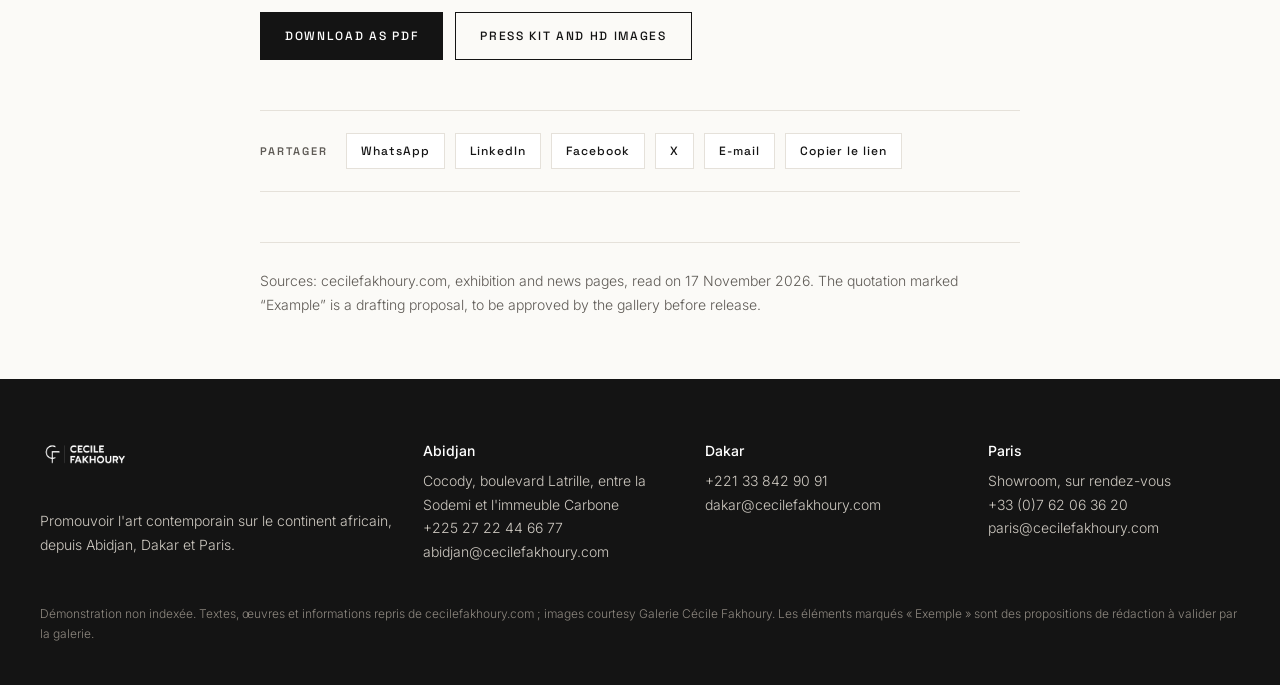
<file: communique-dieu-n-est-pas-oblige-en.html>
<!doctype html><html lang="en"><head><meta charset="utf-8"><meta name="viewport" content="width=device-width,initial-scale=1">
<meta name="robots" content="noindex,nofollow"><title>Roméo Mivekannin, “Dieu n&#x27;est pas obligé” · Press release</title><meta name="description" content="For his third solo exhibition in Côte d&#x27;Ivoire, Roméo Mivekannin presents at Galerie Cécile Fakhoury a pantheon of rituals and images painted on black">
<link rel="icon" href="img/logo.png?v=6"><link rel="stylesheet" href="style.css?v=6"></head><body>
<div class="demo-bar"><b>Demonstration</b> · Proposed editorial space, not indexed · Items marked <b>Example</b> are not published by the gallery</div>
<header class="top"><div class="in"><a href="index.html"><img src="img/logo.png?v=6" alt="Galerie Cécile Fakhoury"></a><nav><a href="index.html" class="hm">Accueil</a><a href="communique-biennale-dakar.html" class="pr on">Communiqués</a><a href="blog/index.html" class="blog">Journal</a><a href="lettre.html" class="nl">Lettre</a><a href="kit-presse.html" class="kit">Kit presse</a></nav></div></header>

<section class="pr-head"><div class="side" style="background:#4C2C41"><div class="in">
<div style="display:flex;justify-content:space-between;align-items:center;gap:10px"><div class="kick">Press release · Abidjan</div><span class="lang"><a href="communique-dieu-n-est-pas-oblige.html" class="">FR</a><a href="communique-dieu-n-est-pas-oblige-en.html" class="on">EN</a></span></div>
<h1>Roméo Mivekannin, “Dieu n'est pas obligé”</h1><div class="pr-meta"><span>5 November 2026 – 9 January 2027</span><span>Abidjan, Cocody</span></div></div>
<div class="in" style="margin-top:40px"><div class="kick" style="opacity:.8">For immediate release</div></div></div>
<div class="pic" style="background-image:url('img/mivekannin-sob-os-olhos-da-igreja.jpg?v=6')"></div></section>
<div class="narrow pr-body" style="--accent:#4C2C41">
<div class="dateline">Abidjan, 17 November 2026</div>
<p class="chapo">For his third solo exhibition in Côte d'Ivoire, Roméo Mivekannin presents at Galerie Cécile Fakhoury a pantheon of rituals and images painted on black velvet, spanning West Africa, Europe and Brazil.</p>
<p>Through a pantheon of rituals and images, Roméo Mivekannin gives shape to a quest marked by manifestations of the sacred, the metamorphoses of gestures and the ambivalence of religion. His figures emerge from the depth of black velvet: rites of passage, visions of sacrifice and initiation, drawn from Baroque painting, colonial archives and contemporary photography.</p><p>This new Ivorian opus, painted mostly in white acrylic, follows the exhibitions <em>Les âmes du peuple noir</em> (2020) and <em>Effractions</em> (2022) in Abidjan. It comes after residencies and exhibitions that shaped the artist's path, notably at the Collezione Maramotti, where his velvet painting technique was born, and in Salvador de Bahia and São Paulo, exploring Afro-Brazilian history and cultures.</p><h2>A title borrowed from Ahmadou Kourouma</h2><p>By placing the exhibition under the aegis of Ahmadou Kourouma's novel <em>Allah n'est pas obligé</em>, the artist sets his new paintings in an ambivalence he describes as “of blood and honey”. <em>Au nom du Christ, after Roger Gnoan Mbala (1993)</em> takes up a night baptism scene from the Ivorian director's parable film.</p><p>The black velvet, hanging free of any stretcher, was chosen by the artist because it offers “the deepest possible black, without any reflection”. It becomes a mysterious border from which initiates, dancers and priestesses emerge.</p><h2>Also on view</h2><p>Born in Bouaké in 1986, Roméo Mivekannin lives and works between Toulouse and Cotonou. His work is also shown in Brussels, in “An infinite woman, black archives in two acts” at Kanal – Centre Pompidou, from 28 November 2026.</p>
<blockquote>« Each of Roméo Mivekannin's works is a moment of balance: a figure standing at the edge of the night it comes from. »<cite>Galerie Cécile Fakhoury <span class="ex">Example</span></cite></blockquote>
<figure class="fig"><img src="img/mivekannin-agnus-dei.jpg?v=6" alt="Roméo Mivekannin, Agnus Dei, after Francisco de Zurbarán (1635-1640). Acrylic on free black velvet, 140 x 188 cm. Courtesy Galerie Cécile Fakhoury."><figcaption>Roméo Mivekannin, Agnus Dei, after Francisco de Zurbarán (1635-1640). Acrylic on free black velvet, 140 x 188 cm. Courtesy Galerie Cécile Fakhoury.</figcaption></figure>
<h2>Practical information</h2>
<div class="infos"><div><b>Dates</b>5 November 2026 – 9 January 2027</div><div><b>Venue</b>Galerie Cécile Fakhoury<br>Cocody, boulevard Latrille, between Sodemi and the Carbone building, Abidjan</div><div><b>Contact</b>+225 27 22 44 66 77<br>abidjan@cecilefakhoury.com</div></div>
<h2>Press contact</h2><p>Galerie Cécile Fakhoury, Abidjan · +225 27 22 44 66 77 · <a href="mailto:abidjan@cecilefakhoury.com">abidjan@cecilefakhoury.com</a><br>High-resolution images in the <a href="kit-presse.html">press kit</a>.</p>
<div class="actions"><a class="btn fill" href="pdf/communique-dieu-n-est-pas-oblige-en.pdf?v=6" download>Download as PDF</a><a class="btn" href="kit-presse.html">Press kit and HD images</a></div>
<div class="share noprint"><span>Partager</span><a target="_blank" rel="noopener" href="https://wa.me/?text=Rom%C3%A9o%20Mivekannin%2C%20%E2%80%9CDieu%20n%27est%20pas%20oblig%C3%A9%E2%80%9D%20https%3A%2F%2Fleslita06.github.io%2Fgcf-editorial%2Fcommunique-dieu-n-est-pas-oblige-en.html">WhatsApp</a><a target="_blank" rel="noopener" href="https://www.linkedin.com/sharing/share-offsite/?url=https%3A%2F%2Fleslita06.github.io%2Fgcf-editorial%2Fcommunique-dieu-n-est-pas-oblige-en.html">LinkedIn</a><a target="_blank" rel="noopener" href="https://www.facebook.com/sharer/sharer.php?u=https%3A%2F%2Fleslita06.github.io%2Fgcf-editorial%2Fcommunique-dieu-n-est-pas-oblige-en.html">Facebook</a><a target="_blank" rel="noopener" href="https://x.com/intent/post?url=https%3A%2F%2Fleslita06.github.io%2Fgcf-editorial%2Fcommunique-dieu-n-est-pas-oblige-en.html&text=Rom%C3%A9o%20Mivekannin%2C%20%E2%80%9CDieu%20n%27est%20pas%20oblig%C3%A9%E2%80%9D">X</a><a href="mailto:?subject=Rom%C3%A9o%20Mivekannin%2C%20%E2%80%9CDieu%20n%27est%20pas%20oblig%C3%A9%E2%80%9D&body=https%3A%2F%2Fleslita06.github.io%2Fgcf-editorial%2Fcommunique-dieu-n-est-pas-oblige-en.html">E-mail</a><button onclick="cp(this)">Copier le lien</button></div>
<p class="endnote">Sources: cecilefakhoury.com, exhibition and news pages, read on 17 November 2026. The quotation marked “Example” is a drafting proposal, to be approved by the gallery before release.</p></div>

<footer class="ft"><div class="wrap"><div class="cols">
<div><img src="img/logo-blanc.png?v=6" alt="Galerie Cécile Fakhoury"><br>Promouvoir l'art contemporain sur le continent africain, depuis Abidjan, Dakar et Paris.</div>
<div><b>Abidjan</b>Cocody, boulevard Latrille, entre la Sodemi et l'immeuble Carbone<br>+225 27 22 44 66 77<br>abidjan@cecilefakhoury.com</div>
<div><b>Dakar</b>+221 33 842 90 91<br>dakar@cecilefakhoury.com</div>
<div><b>Paris</b>Showroom, sur rendez-vous<br>+33 (0)7 62 06 36 20<br>paris@cecilefakhoury.com</div>
</div><p class="note">Démonstration non indexée. Textes, œuvres et informations repris de cecilefakhoury.com ; images courtesy Galerie Cécile Fakhoury. Les éléments marqués « Exemple » sont des propositions de rédaction à valider par la galerie.</p></div></footer>
<script>function cp(b){navigator.clipboard&&navigator.clipboard.writeText(location.href);b.textContent='Lien copié';}</script>
</body></html>
</file>
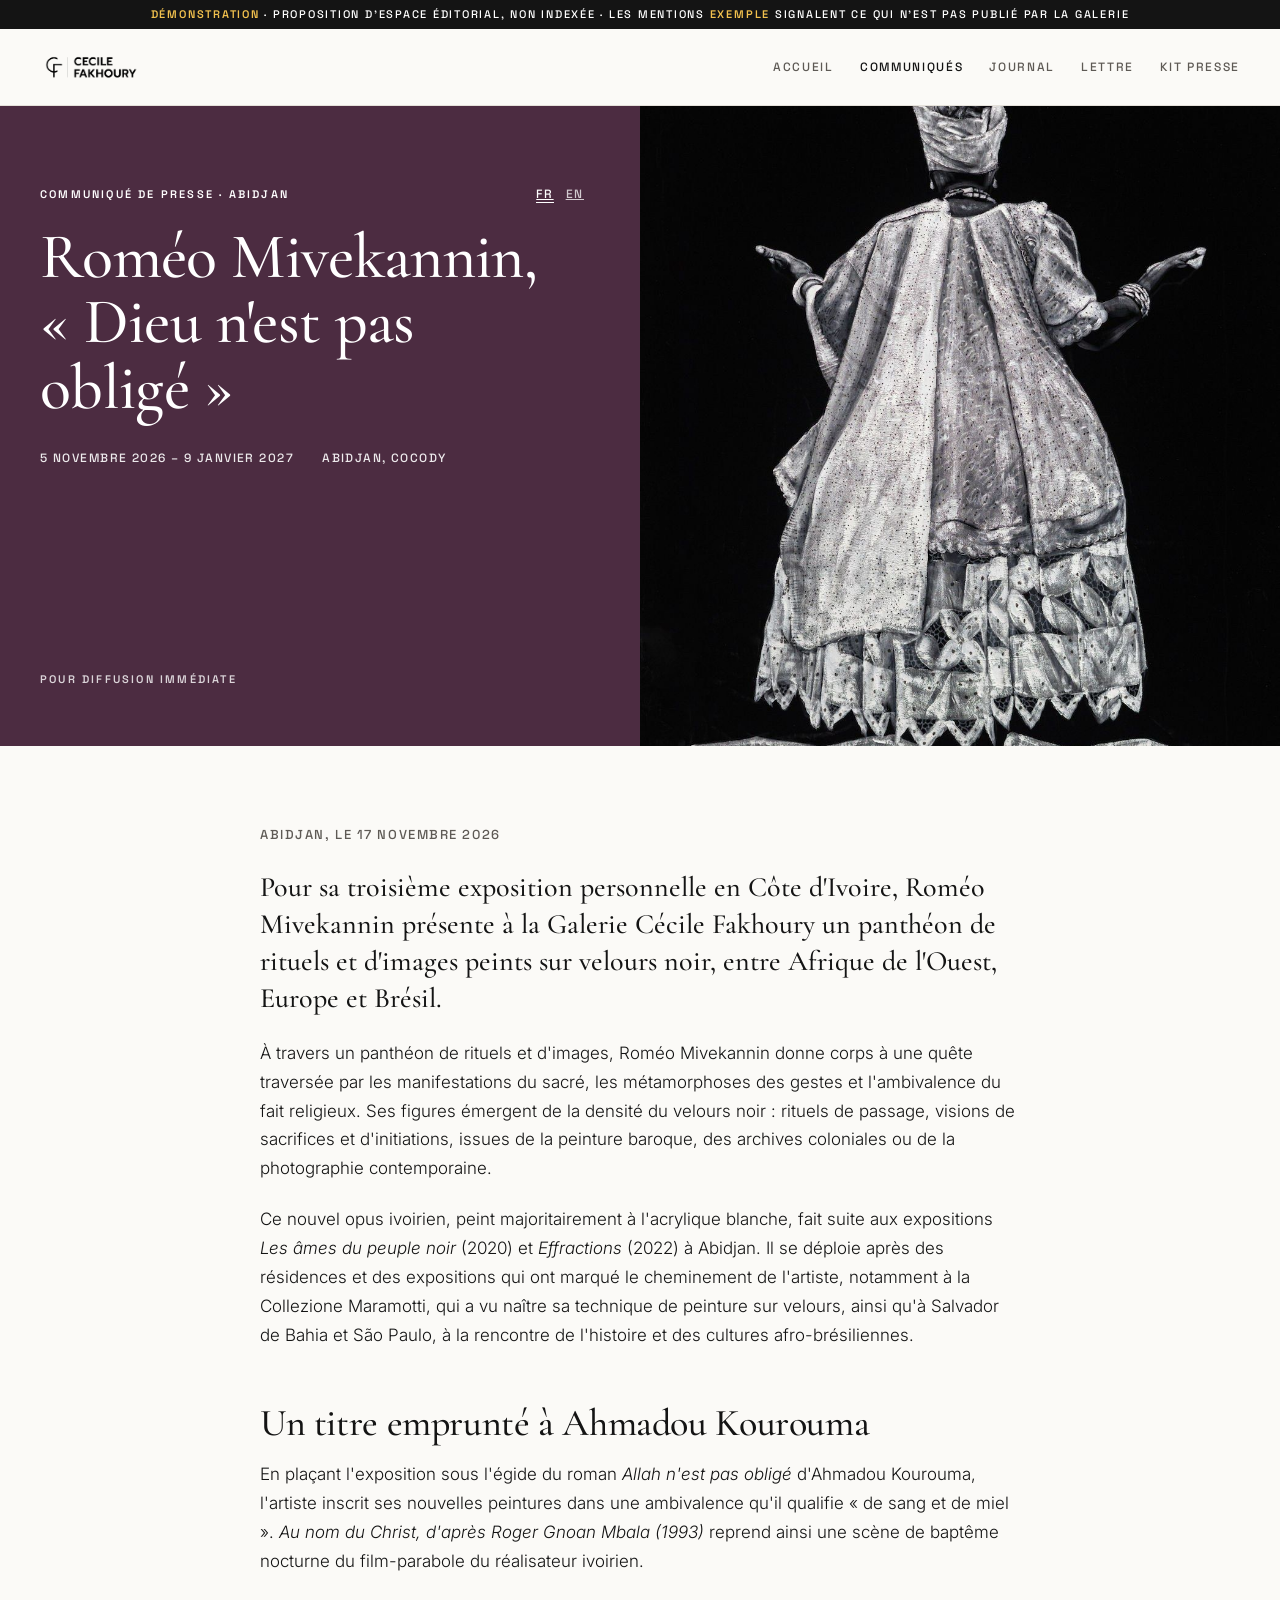
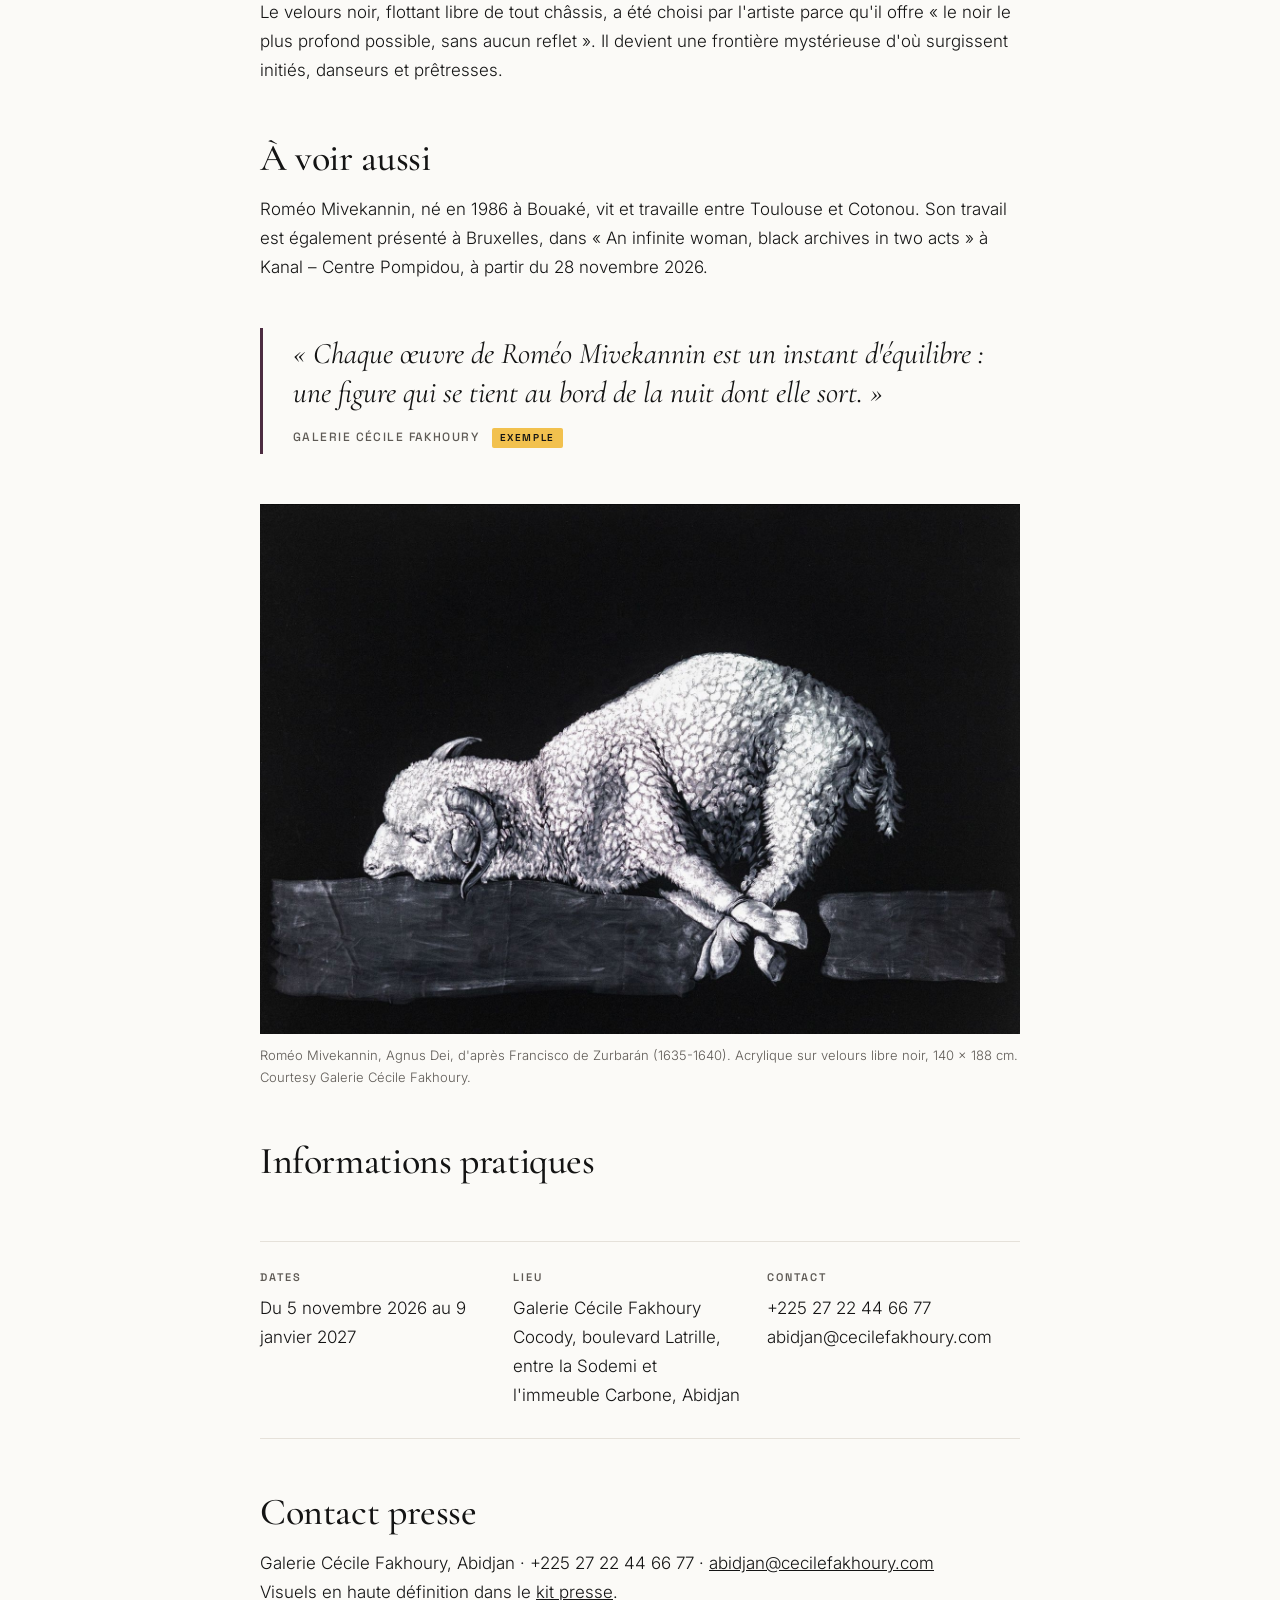
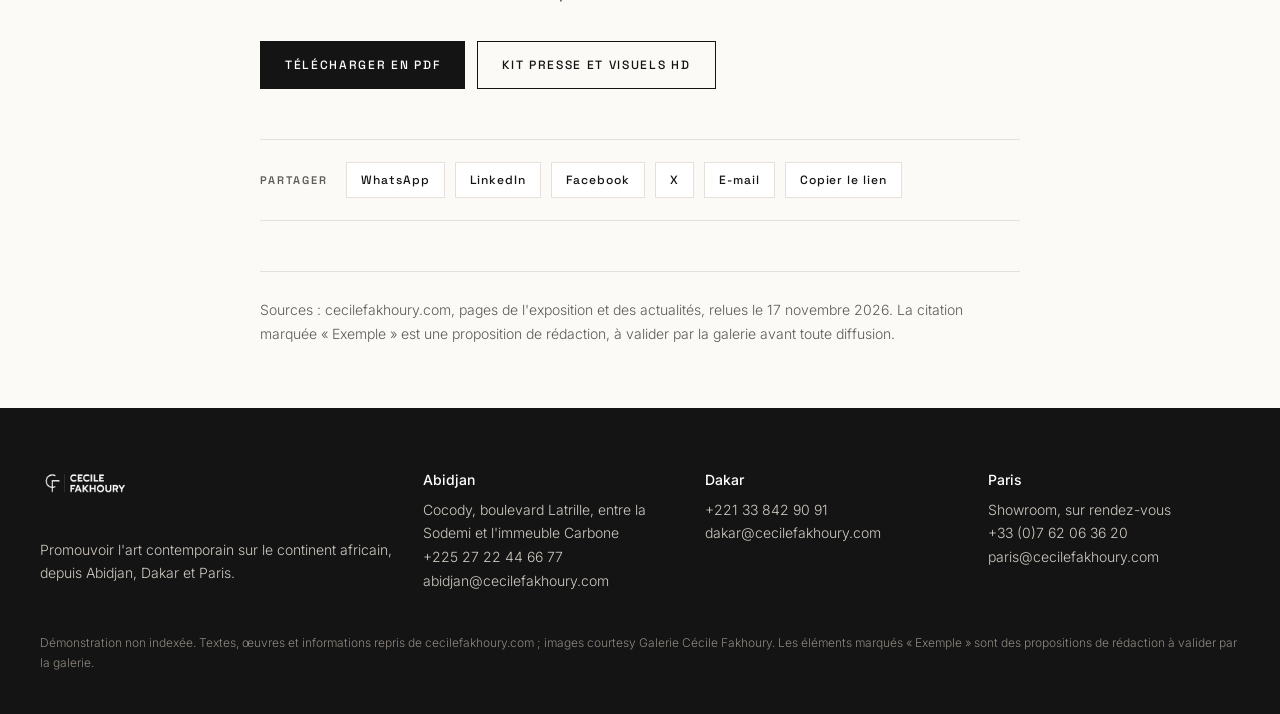
<file: communique-dieu-n-est-pas-oblige.html>
<!doctype html><html lang="fr"><head><meta charset="utf-8"><meta name="viewport" content="width=device-width,initial-scale=1">
<meta name="robots" content="noindex,nofollow"><title>Roméo Mivekannin, « Dieu n&#x27;est pas obligé » · Communiqué de presse</title><meta name="description" content="Pour sa troisième exposition personnelle en Côte d&#x27;Ivoire, Roméo Mivekannin présente à la Galerie Cécile Fakhoury un panthéon de rituels et d&#x27;images p">
<link rel="icon" href="img/logo.png?v=6"><link rel="stylesheet" href="style.css?v=6"></head><body>
<div class="demo-bar"><b>Démonstration</b> · Proposition d'espace éditorial, non indexée · Les mentions <b>Exemple</b> signalent ce qui n'est pas publié par la galerie</div>
<header class="top"><div class="in"><a href="index.html"><img src="img/logo.png?v=6" alt="Galerie Cécile Fakhoury"></a><nav><a href="index.html" class="hm">Accueil</a><a href="communique-biennale-dakar.html" class="pr on">Communiqués</a><a href="blog/index.html" class="blog">Journal</a><a href="lettre.html" class="nl">Lettre</a><a href="kit-presse.html" class="kit">Kit presse</a></nav></div></header>

<section class="pr-head"><div class="side" style="background:#4C2C41"><div class="in">
<div style="display:flex;justify-content:space-between;align-items:center;gap:10px"><div class="kick">Communiqué de presse · Abidjan</div><span class="lang"><a href="communique-dieu-n-est-pas-oblige.html" class="on">FR</a><a href="communique-dieu-n-est-pas-oblige-en.html" class="">EN</a></span></div>
<h1>Roméo Mivekannin, «&nbsp;Dieu n'est pas obligé&nbsp;»</h1><div class="pr-meta"><span>5 novembre 2026 – 9 janvier 2027</span><span>Abidjan, Cocody</span></div></div>
<div class="in" style="margin-top:40px"><div class="kick" style="opacity:.8">Pour diffusion immédiate</div></div></div>
<div class="pic" style="background-image:url('img/mivekannin-sob-os-olhos-da-igreja.jpg?v=6')"></div></section>
<div class="narrow pr-body" style="--accent:#4C2C41">
<div class="dateline">Abidjan, le 17 novembre 2026</div>
<p class="chapo">Pour sa troisième exposition personnelle en Côte d'Ivoire, Roméo Mivekannin présente à la Galerie Cécile Fakhoury un panthéon de rituels et d'images peints sur velours noir, entre Afrique de l'Ouest, Europe et Brésil.</p>
<p>À travers un panthéon de rituels et d'images, Roméo Mivekannin donne corps à une quête traversée par les manifestations du sacré, les métamorphoses des gestes et l'ambivalence du fait religieux. Ses figures émergent de la densité du velours noir : rituels de passage, visions de sacrifices et d'initiations, issues de la peinture baroque, des archives coloniales ou de la photographie contemporaine.</p><p>Ce nouvel opus ivoirien, peint majoritairement à l'acrylique blanche, fait suite aux expositions <em>Les âmes du peuple noir</em> (2020) et <em>Effractions</em> (2022) à Abidjan. Il se déploie après des résidences et des expositions qui ont marqué le cheminement de l'artiste, notamment à la Collezione Maramotti, qui a vu naître sa technique de peinture sur velours, ainsi qu'à Salvador de Bahia et São Paulo, à la rencontre de l'histoire et des cultures afro-brésiliennes.</p><h2>Un titre emprunté à Ahmadou Kourouma</h2><p>En plaçant l'exposition sous l'égide du roman <em>Allah n'est pas obligé</em> d'Ahmadou Kourouma, l'artiste inscrit ses nouvelles peintures dans une ambivalence qu'il qualifie « de sang et de miel ». <em>Au nom du Christ, d'après Roger Gnoan Mbala (1993)</em> reprend ainsi une scène de baptême nocturne du film-parabole du réalisateur ivoirien.</p><p>Le velours noir, flottant libre de tout châssis, a été choisi par l'artiste parce qu'il offre « le noir le plus profond possible, sans aucun reflet ». Il devient une frontière mystérieuse d'où surgissent initiés, danseurs et prêtresses.</p><h2>À voir aussi</h2><p>Roméo Mivekannin, né en 1986 à Bouaké, vit et travaille entre Toulouse et Cotonou. Son travail est également présenté à Bruxelles, dans « An infinite woman, black archives in two acts » à Kanal – Centre Pompidou, à partir du 28 novembre 2026.</p>
<blockquote>« Chaque œuvre de Roméo Mivekannin est un instant d'équilibre : une figure qui se tient au bord de la nuit dont elle sort. »<cite>Galerie Cécile Fakhoury <span class="ex">Exemple</span></cite></blockquote>
<figure class="fig"><img src="img/mivekannin-agnus-dei.jpg?v=6" alt="Roméo Mivekannin, Agnus Dei, d&#x27;après Francisco de Zurbarán (1635-1640). Acrylique sur velours libre noir, 140 x 188 cm. Courtesy Galerie Cécile Fakhoury."><figcaption>Roméo Mivekannin, Agnus Dei, d'après Francisco de Zurbarán (1635-1640). Acrylique sur velours libre noir, 140 x 188 cm. Courtesy Galerie Cécile Fakhoury.</figcaption></figure>
<h2>Informations pratiques</h2>
<div class="infos"><div><b>Dates</b>Du 5 novembre 2026 au 9 janvier 2027</div><div><b>Lieu</b>Galerie Cécile Fakhoury<br>Cocody, boulevard Latrille, entre la Sodemi et l'immeuble Carbone, Abidjan</div><div><b>Contact</b>+225 27 22 44 66 77<br>abidjan@cecilefakhoury.com</div></div>
<h2>Contact presse</h2><p>Galerie Cécile Fakhoury, Abidjan · +225 27 22 44 66 77 · <a href="mailto:abidjan@cecilefakhoury.com">abidjan@cecilefakhoury.com</a><br>Visuels en haute définition dans le <a href="kit-presse.html">kit presse</a>.</p>
<div class="actions"><a class="btn fill" href="pdf/communique-dieu-n-est-pas-oblige-fr.pdf?v=6" download>Télécharger en PDF</a><a class="btn" href="kit-presse.html">Kit presse et visuels HD</a></div>
<div class="share noprint"><span>Partager</span><a target="_blank" rel="noopener" href="https://wa.me/?text=Rom%C3%A9o%20Mivekannin%2C%20%C2%AB%20Dieu%20n%27est%20pas%20oblig%C3%A9%20%C2%BB%20https%3A%2F%2Fleslita06.github.io%2Fgcf-editorial%2Fcommunique-dieu-n-est-pas-oblige.html">WhatsApp</a><a target="_blank" rel="noopener" href="https://www.linkedin.com/sharing/share-offsite/?url=https%3A%2F%2Fleslita06.github.io%2Fgcf-editorial%2Fcommunique-dieu-n-est-pas-oblige.html">LinkedIn</a><a target="_blank" rel="noopener" href="https://www.facebook.com/sharer/sharer.php?u=https%3A%2F%2Fleslita06.github.io%2Fgcf-editorial%2Fcommunique-dieu-n-est-pas-oblige.html">Facebook</a><a target="_blank" rel="noopener" href="https://x.com/intent/post?url=https%3A%2F%2Fleslita06.github.io%2Fgcf-editorial%2Fcommunique-dieu-n-est-pas-oblige.html&text=Rom%C3%A9o%20Mivekannin%2C%20%C2%AB%20Dieu%20n%27est%20pas%20oblig%C3%A9%20%C2%BB">X</a><a href="mailto:?subject=Rom%C3%A9o%20Mivekannin%2C%20%C2%AB%20Dieu%20n%27est%20pas%20oblig%C3%A9%20%C2%BB&body=https%3A%2F%2Fleslita06.github.io%2Fgcf-editorial%2Fcommunique-dieu-n-est-pas-oblige.html">E-mail</a><button onclick="cp(this)">Copier le lien</button></div>
<p class="endnote">Sources : cecilefakhoury.com, pages de l'exposition et des actualités, relues le 17 novembre 2026. La citation marquée « Exemple » est une proposition de rédaction, à valider par la galerie avant toute diffusion.</p></div>

<footer class="ft"><div class="wrap"><div class="cols">
<div><img src="img/logo-blanc.png?v=6" alt="Galerie Cécile Fakhoury"><br>Promouvoir l'art contemporain sur le continent africain, depuis Abidjan, Dakar et Paris.</div>
<div><b>Abidjan</b>Cocody, boulevard Latrille, entre la Sodemi et l'immeuble Carbone<br>+225 27 22 44 66 77<br>abidjan@cecilefakhoury.com</div>
<div><b>Dakar</b>+221 33 842 90 91<br>dakar@cecilefakhoury.com</div>
<div><b>Paris</b>Showroom, sur rendez-vous<br>+33 (0)7 62 06 36 20<br>paris@cecilefakhoury.com</div>
</div><p class="note">Démonstration non indexée. Textes, œuvres et informations repris de cecilefakhoury.com ; images courtesy Galerie Cécile Fakhoury. Les éléments marqués « Exemple » sont des propositions de rédaction à valider par la galerie.</p></div></footer>
<script>function cp(b){navigator.clipboard&&navigator.clipboard.writeText(location.href);b.textContent='Lien copié';}</script>
</body></html>
</file>
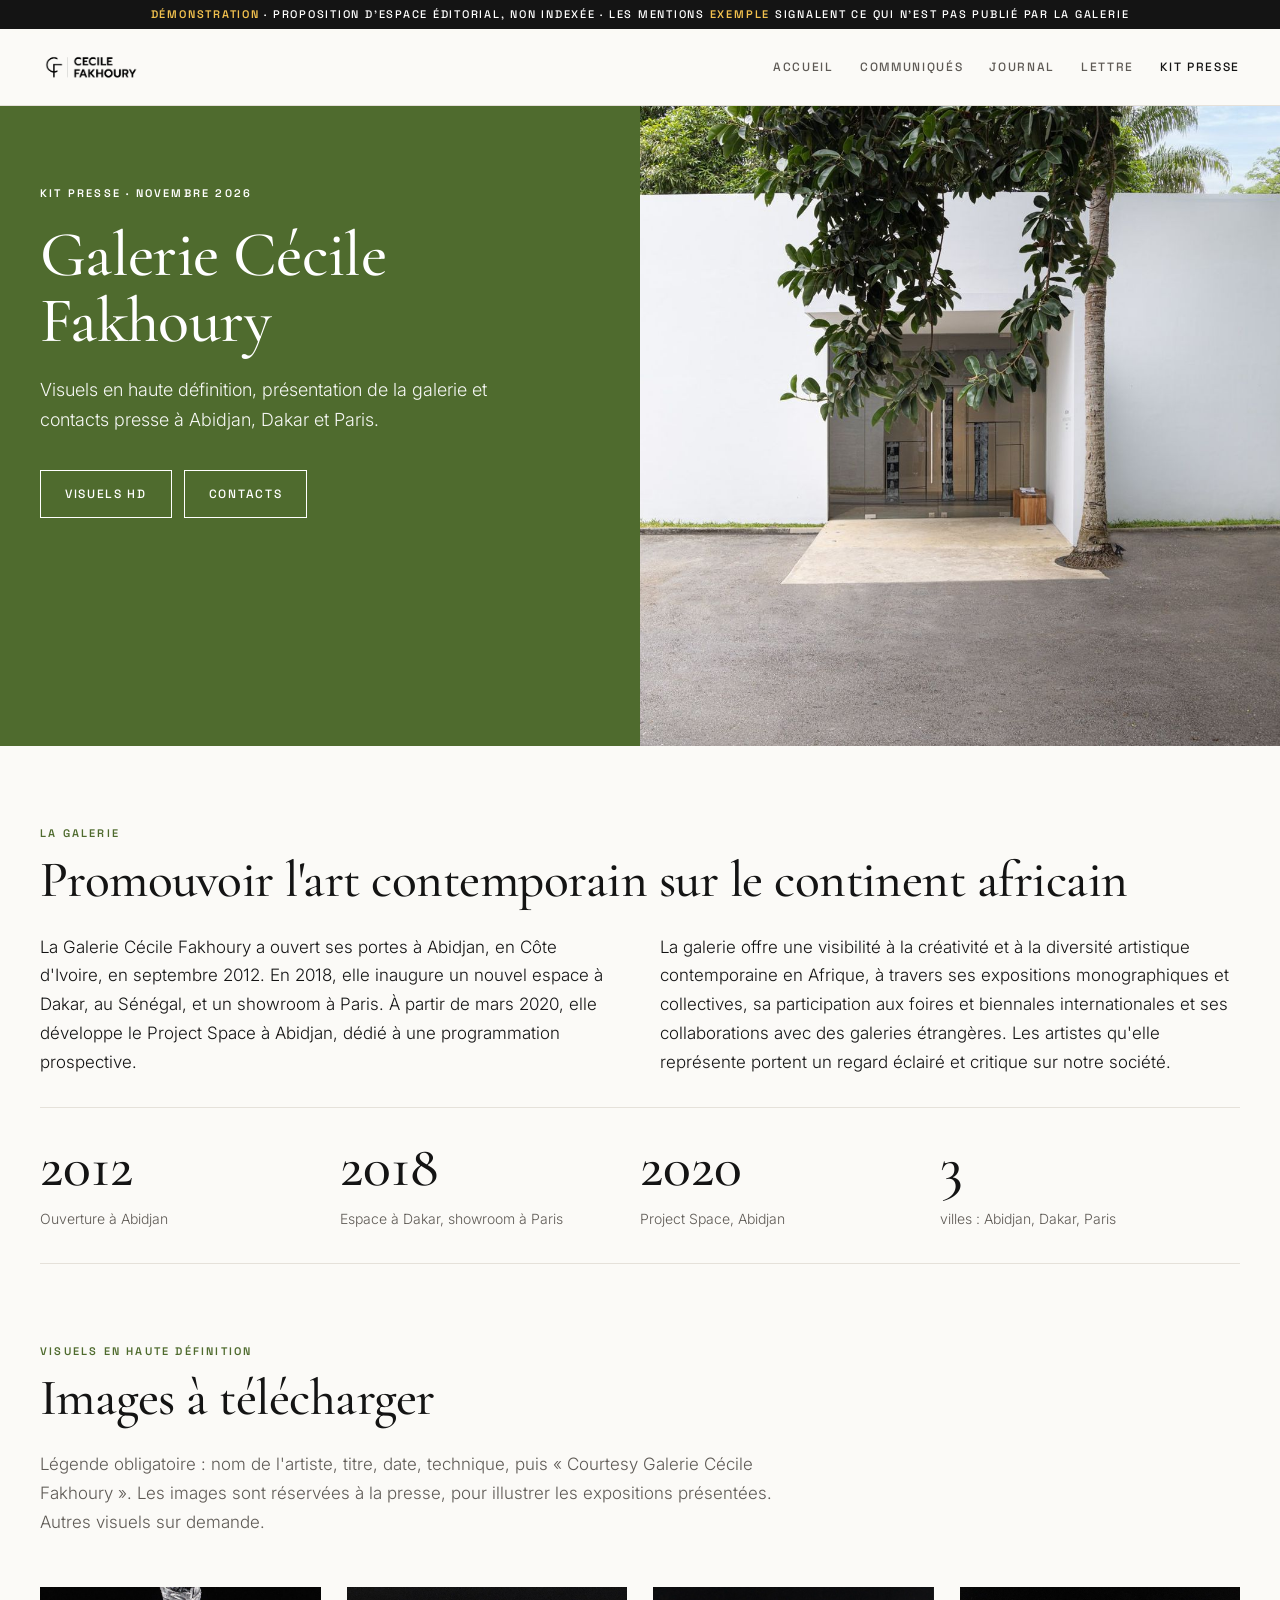
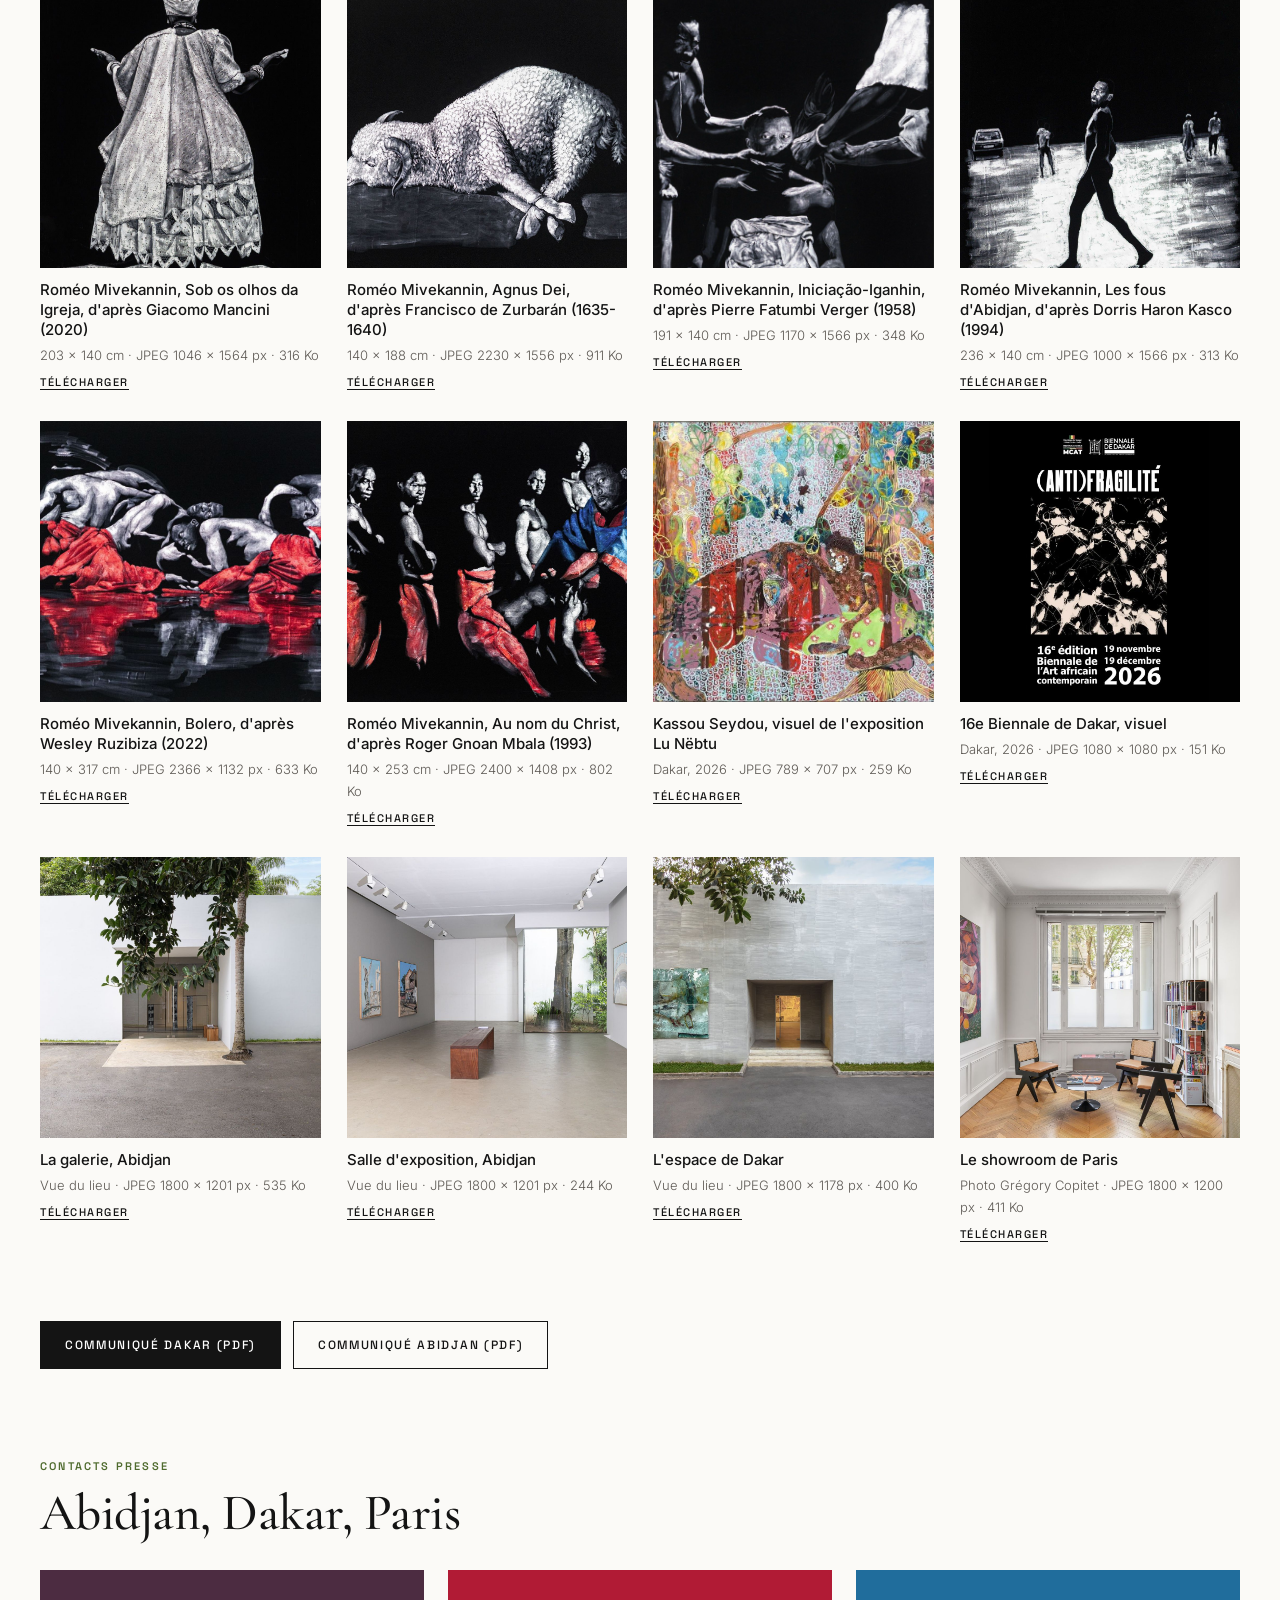
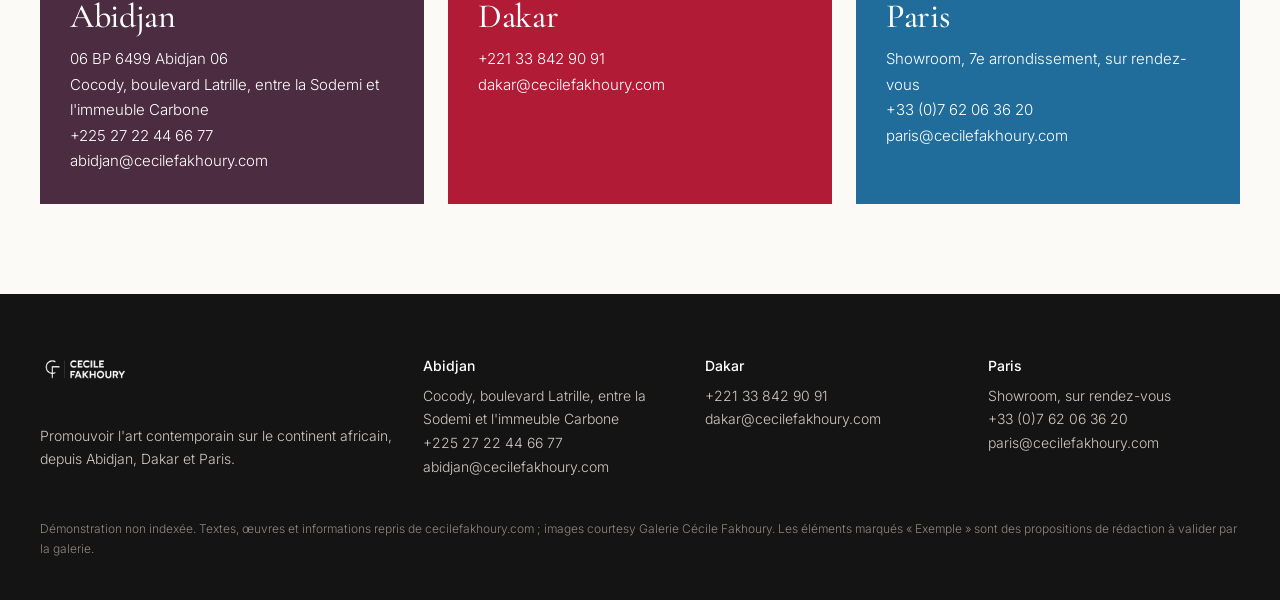
<file: kit-presse.html>
<!doctype html><html lang="fr"><head><meta charset="utf-8"><meta name="viewport" content="width=device-width,initial-scale=1">
<meta name="robots" content="noindex,nofollow"><title>Kit presse · Galerie Cécile Fakhoury</title><meta name="description" content="Kit presse de la Galerie Cécile Fakhoury : visuels HD, présentation, contacts">
<link rel="icon" href="img/logo.png?v=6"><link rel="stylesheet" href="style.css?v=6"></head><body>
<div class="demo-bar"><b>Démonstration</b> · Proposition d'espace éditorial, non indexée · Les mentions <b>Exemple</b> signalent ce qui n'est pas publié par la galerie</div>
<header class="top"><div class="in"><a href="index.html"><img src="img/logo.png?v=6" alt="Galerie Cécile Fakhoury"></a><nav><a href="index.html" class="hm">Accueil</a><a href="communique-biennale-dakar.html" class="pr">Communiqués</a><a href="blog/index.html" class="blog">Journal</a><a href="lettre.html" class="nl">Lettre</a><a href="kit-presse.html" class="kit on">Kit presse</a></nav></div></header>

<section class="pr-head"><div class="side" style="background:var(--vert)"><div class="in"><div class="kick">Kit presse · Novembre 2026</div>
<h1>Galerie Cécile Fakhoury</h1><p style="font-size:18px;max-width:480px;opacity:.94">Visuels en haute définition, présentation de la galerie et contacts presse à Abidjan, Dakar et Paris.</p>
<div class="actions"><a class="btn" style="color:#fff" href="#visuels">Visuels HD</a><a class="btn" style="color:#fff" href="#contacts">Contacts</a></div></div><div></div></div>
<div class="pic" style="background-image:url('img/galerie-abidjan.jpg?v=6')"></div></section>
<div class="wrap">
<div class="sec"><div class="kick" style="color:var(--vert)">La galerie</div><h2>Promouvoir l'art contemporain sur le continent africain</h2>
<div style="display:grid;grid-template-columns:repeat(auto-fit,minmax(300px,1fr));gap:40px;font-size:17px">
<p>La Galerie Cécile Fakhoury a ouvert ses portes à Abidjan, en Côte d'Ivoire, en septembre 2012. En 2018, elle inaugure un nouvel espace à Dakar, au Sénégal, et un showroom à Paris. À partir de mars 2020, elle développe le Project Space à Abidjan, dédié à une programmation prospective.</p>
<p>La galerie offre une visibilité à la créativité et à la diversité artistique contemporaine en Afrique, à travers ses expositions monographiques et collectives, sa participation aux foires et biennales internationales et ses collaborations avec des galeries étrangères. Les artistes qu'elle représente portent un regard éclairé et critique sur notre société.</p></div>
<div class="facts"><div><b>2012</b><span>Ouverture à Abidjan</span></div><div><b>2018</b><span>Espace à Dakar, showroom à Paris</span></div><div><b>2020</b><span>Project Space, Abidjan</span></div><div><b>3</b><span>villes : Abidjan, Dakar, Paris</span></div></div></div>
<div class="sec" id="visuels" style="padding-top:20px"><div class="kick" style="color:var(--vert)">Visuels en haute définition</div><h2>Images à télécharger</h2>
<p class="muted" style="max-width:760px">Légende obligatoire : nom de l'artiste, titre, date, technique, puis « Courtesy Galerie Cécile Fakhoury ». Les images sont réservées à la presse, pour illustrer les expositions présentées. Autres visuels sur demande.</p>
<div class="kit-grid" style="margin-top:30px"><a class="dl" href="hd/mivekannin-sob-os-olhos-da-igreja.jpg?v=6" download><div class="im" style="background-image:url('img/mivekannin-sob-os-olhos-da-igreja.jpg?v=6')"></div><b>Roméo Mivekannin, Sob os olhos da Igreja, d'après Giacomo Mancini (2020)</b><span>203 x 140 cm · JPEG 1046 x 1564 px · 316 Ko</span><em>Télécharger</em></a><a class="dl" href="hd/mivekannin-agnus-dei.jpg?v=6" download><div class="im" style="background-image:url('img/mivekannin-agnus-dei.jpg?v=6')"></div><b>Roméo Mivekannin, Agnus Dei, d'après Francisco de Zurbarán (1635-1640)</b><span>140 x 188 cm · JPEG 2230 x 1556 px · 911 Ko</span><em>Télécharger</em></a><a class="dl" href="hd/mivekannin-iniciacao-iganhin.jpg?v=6" download><div class="im" style="background-image:url('img/mivekannin-iniciacao-iganhin.jpg?v=6')"></div><b>Roméo Mivekannin, Iniciação-Iganhin, d'après Pierre Fatumbi Verger (1958)</b><span>191 x 140 cm · JPEG 1170 x 1566 px · 348 Ko</span><em>Télécharger</em></a><a class="dl" href="hd/mivekannin-les-fous-d-abidjan.jpg?v=6" download><div class="im" style="background-image:url('img/mivekannin-les-fous-d-abidjan.jpg?v=6')"></div><b>Roméo Mivekannin, Les fous d'Abidjan, d'après Dorris Haron Kasco (1994)</b><span>236 x 140 cm · JPEG 1000 x 1566 px · 313 Ko</span><em>Télécharger</em></a><a class="dl" href="hd/mivekannin-bolero.jpg?v=6" download><div class="im" style="background-image:url('img/mivekannin-bolero.jpg?v=6')"></div><b>Roméo Mivekannin, Bolero, d'après Wesley Ruzibiza (2022)</b><span>140 x 317 cm · JPEG 2366 x 1132 px · 633 Ko</span><em>Télécharger</em></a><a class="dl" href="hd/mivekannin-au-nom-du-christ.jpg?v=6" download><div class="im" style="background-image:url('img/mivekannin-au-nom-du-christ.jpg?v=6')"></div><b>Roméo Mivekannin, Au nom du Christ, d'après Roger Gnoan Mbala (1993)</b><span>140 x 253 cm · JPEG 2400 x 1408 px · 802 Ko</span><em>Télécharger</em></a><a class="dl" href="hd/kassou-seydou-lu-nebtu.jpg?v=6" download><div class="im" style="background-image:url('img/kassou-seydou-lu-nebtu.jpg?v=6')"></div><b>Kassou Seydou, visuel de l'exposition Lu Nëbtu</b><span>Dakar, 2026 · JPEG 789 x 707 px · 259 Ko</span><em>Télécharger</em></a><a class="dl" href="hd/affiche-biennale.jpg?v=6" download><div class="im" style="background-image:url('img/affiche-biennale.jpg?v=6')"></div><b>16e Biennale de Dakar, visuel</b><span>Dakar, 2026 · JPEG 1080 x 1080 px · 151 Ko</span><em>Télécharger</em></a><a class="dl" href="hd/galerie-abidjan.jpg?v=6" download><div class="im" style="background-image:url('img/galerie-abidjan.jpg?v=6')"></div><b>La galerie, Abidjan</b><span>Vue du lieu · JPEG 1800 x 1201 px · 535 Ko</span><em>Télécharger</em></a><a class="dl" href="hd/galerie-salle.jpg?v=6" download><div class="im" style="background-image:url('img/galerie-salle.jpg?v=6')"></div><b>Salle d'exposition, Abidjan</b><span>Vue du lieu · JPEG 1800 x 1201 px · 244 Ko</span><em>Télécharger</em></a><a class="dl" href="hd/dakar-espace.jpg?v=6" download><div class="im" style="background-image:url('img/dakar-espace.jpg?v=6')"></div><b>L'espace de Dakar</b><span>Vue du lieu · JPEG 1800 x 1178 px · 400 Ko</span><em>Télécharger</em></a><a class="dl" href="hd/paris-showroom.jpg?v=6" download><div class="im" style="background-image:url('img/paris-showroom.jpg?v=6')"></div><b>Le showroom de Paris</b><span>Photo Grégory Copitet · JPEG 1800 x 1200 px · 411 Ko</span><em>Télécharger</em></a></div>
<div class="actions"><a class="btn fill" href="pdf/communique-biennale-dakar-fr.pdf?v=6" download>Communiqué Dakar (PDF)</a><a class="btn" href="pdf/communique-dieu-n-est-pas-oblige-fr.pdf?v=6" download>Communiqué Abidjan (PDF)</a></div></div>
<div class="sec" id="contacts"><div class="kick" style="color:var(--vert)">Contacts presse</div><h2>Abidjan, Dakar, Paris</h2>
<div class="contacts"><div style="background:var(--prune)"><h3>Abidjan</h3><p>06 BP 6499 Abidjan 06<br>Cocody, boulevard Latrille, entre la Sodemi et l'immeuble Carbone<br>+225 27 22 44 66 77<br>abidjan@cecilefakhoury.com</p></div>
<div style="background:var(--rouge)"><h3>Dakar</h3><p>+221 33 842 90 91<br>dakar@cecilefakhoury.com</p></div>
<div style="background:var(--bleu)"><h3>Paris</h3><p>Showroom, 7e arrondissement, sur rendez-vous<br>+33 (0)7 62 06 36 20<br>paris@cecilefakhoury.com</p></div></div></div>
</div>
<footer class="ft"><div class="wrap"><div class="cols">
<div><img src="img/logo-blanc.png?v=6" alt="Galerie Cécile Fakhoury"><br>Promouvoir l'art contemporain sur le continent africain, depuis Abidjan, Dakar et Paris.</div>
<div><b>Abidjan</b>Cocody, boulevard Latrille, entre la Sodemi et l'immeuble Carbone<br>+225 27 22 44 66 77<br>abidjan@cecilefakhoury.com</div>
<div><b>Dakar</b>+221 33 842 90 91<br>dakar@cecilefakhoury.com</div>
<div><b>Paris</b>Showroom, sur rendez-vous<br>+33 (0)7 62 06 36 20<br>paris@cecilefakhoury.com</div>
</div><p class="note">Démonstration non indexée. Textes, œuvres et informations repris de cecilefakhoury.com ; images courtesy Galerie Cécile Fakhoury. Les éléments marqués « Exemple » sont des propositions de rédaction à valider par la galerie.</p></div></footer>
<script>function cp(b){navigator.clipboard&&navigator.clipboard.writeText(location.href);b.textContent='Lien copié';}</script>
</body></html>
</file>
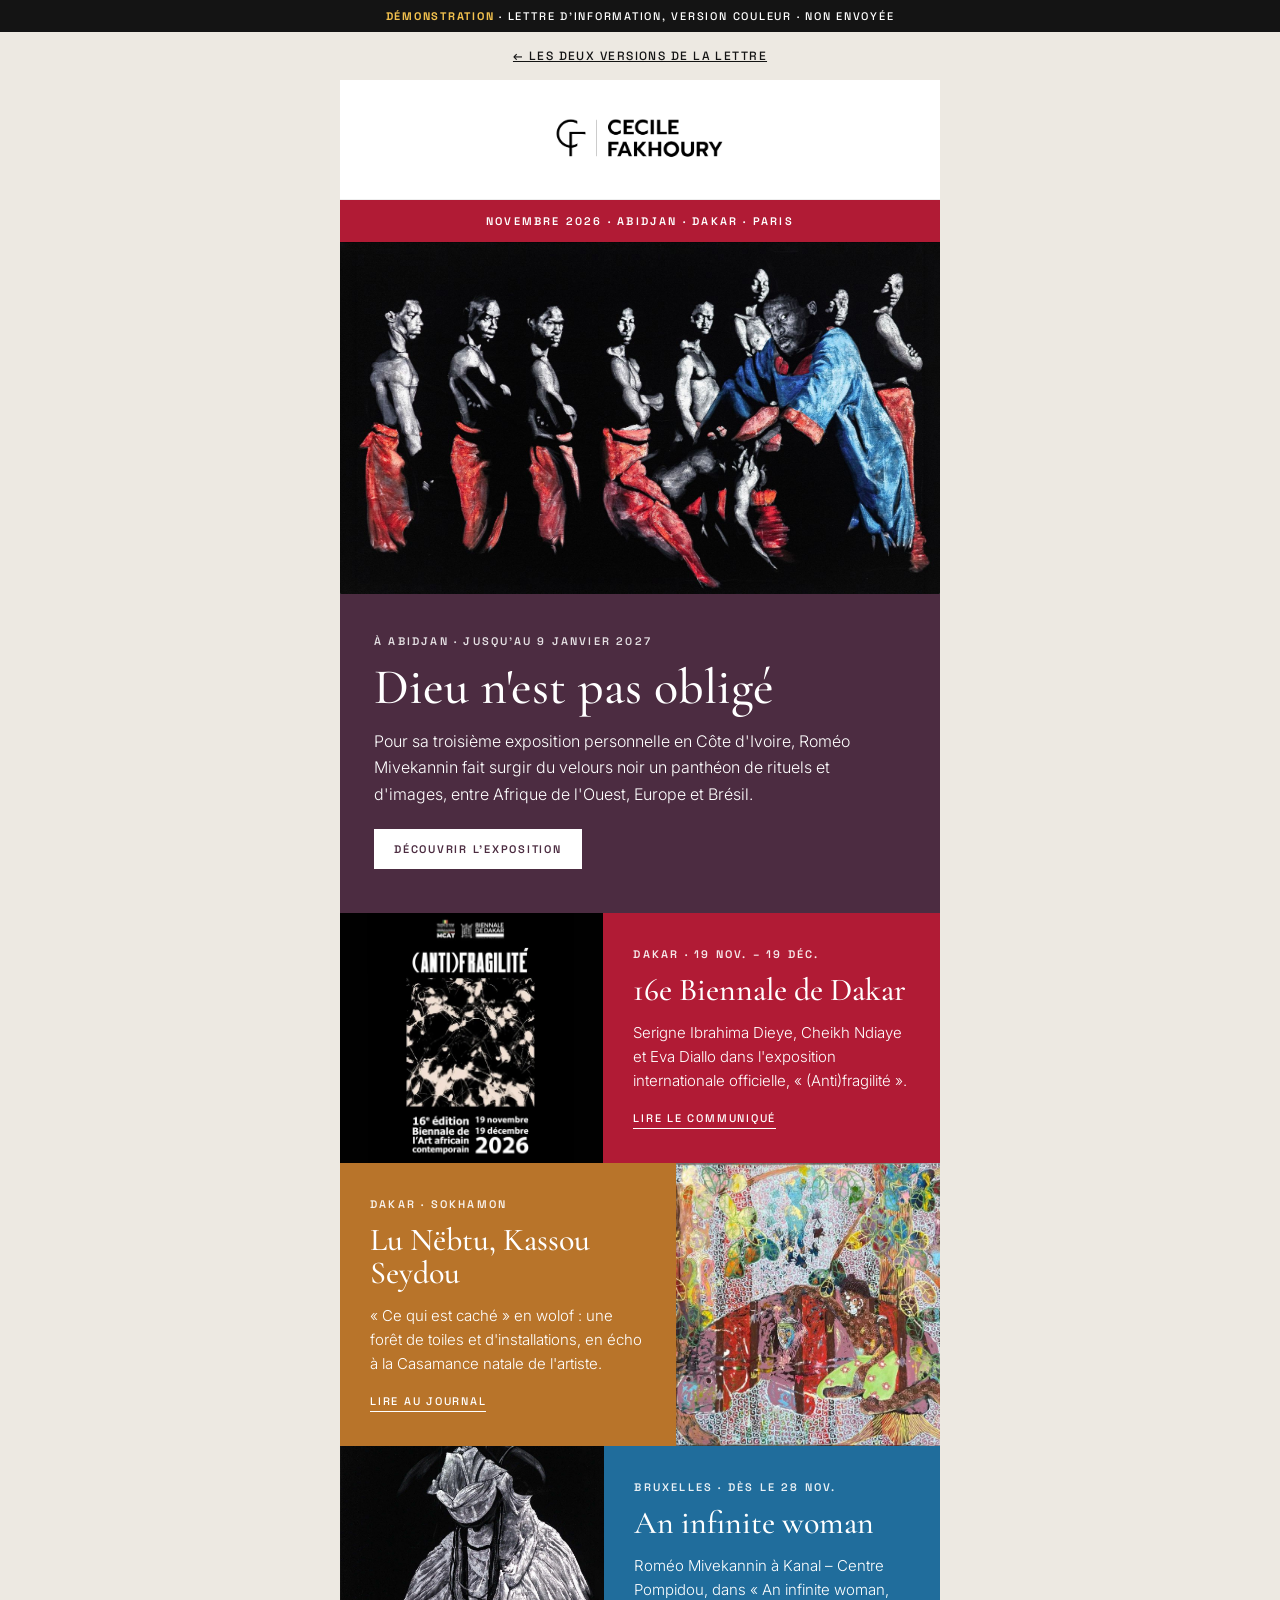
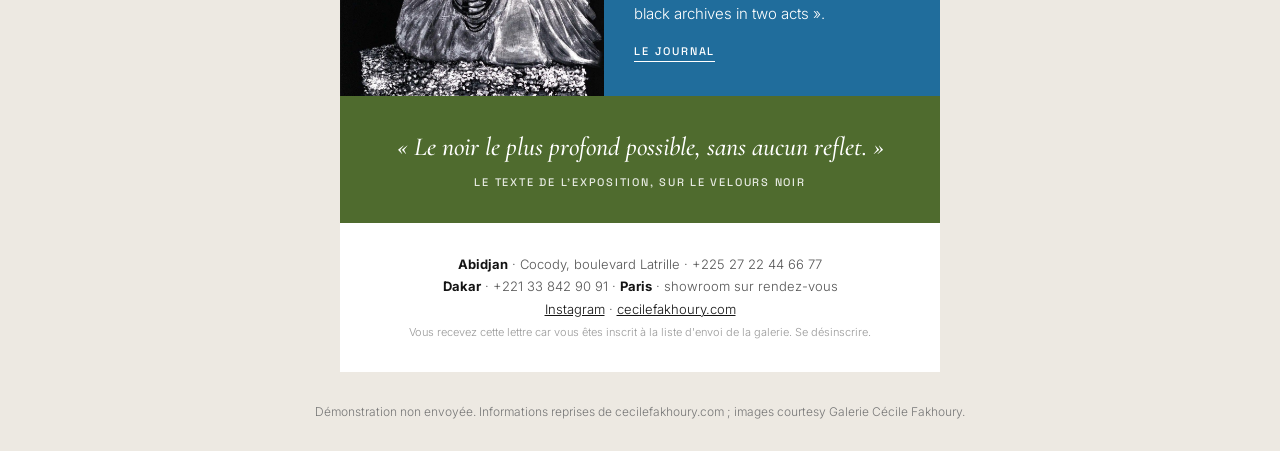
<file: lettre-couleur.html>
<!doctype html><html lang="fr"><head><meta charset="utf-8"><meta name="viewport" content="width=device-width,initial-scale=1"><meta name="robots" content="noindex,nofollow">
<title>Lettre d'information, version couleur · Galerie Cécile Fakhoury</title>
<link href="https://fonts.googleapis.com/css2?family=Cormorant+Garamond:ital,wght@0,500;1,500&family=Space+Grotesk:wght@500;600&family=Inter:wght@300;400&display=swap" rel="stylesheet">
<style>body{margin:0;background:#EDE9E2}.demo{background:#141414;color:#fff;font:500 11px Space Grotesk,Arial;letter-spacing:.16em;text-transform:uppercase;text-align:center;padding:9px}.demo b{color:#F2C14E}
.back{display:block;text-align:center;font:500 12px Space Grotesk,Arial;letter-spacing:.12em;text-transform:uppercase;color:#141414;padding:16px}
@media(max-width:620px){.col{display:block!important;width:100%!important;box-sizing:border-box}.pic{height:320px}img{max-width:100%!important;height:auto!important}.hd{font-size:40px!important}}</style></head><body>
<div class="demo"><b>Démonstration</b> · Lettre d'information, version couleur · non envoyée</div><a class="back" href="lettre.html">← Les deux versions de la lettre</a>
<table role="presentation" width="600" align="center" cellpadding="0" cellspacing="0" style="max-width:600px;width:100%;background:#fff">
<tr><td style="padding:26px 30px;text-align:center;border-bottom:1px solid #eee"><img src="img/logo.png?v=6" width="190" alt="Galerie Cécile Fakhoury" style="display:inline-block"></td></tr>
<tr><td style="background:#B11B35;color:#fff;padding:14px 30px;font:600 11px Space Grotesk,Arial;letter-spacing:.2em;text-transform:uppercase;text-align:center">Novembre 2026 · Abidjan · Dakar · Paris</td></tr>
<tr><td style="padding:0"><img src="img/mivekannin-au-nom-du-christ.jpg?v=6" width="600" alt="Roméo Mivekannin, Au nom du Christ" style="width:100%;display:block"></td></tr>
<tr><td style="background:#4C2C41;color:#fff;padding:40px 34px 44px">
<div style="font:600 11px Space Grotesk,Arial;letter-spacing:.2em;text-transform:uppercase;opacity:.85">À Abidjan · jusqu'au 9 janvier 2027</div>
<div class="hd" style="font:500 50px/1 Cormorant Garamond,Georgia,serif;margin:14px 0 16px">Dieu n'est pas obligé</div>
<div style="font:300 16px/1.65 Inter,Arial">Pour sa troisième exposition personnelle en Côte d'Ivoire, Roméo Mivekannin fait surgir du velours noir un panthéon de rituels et d'images, entre Afrique de l'Ouest, Europe et Brésil.</div>
<a href="communique-dieu-n-est-pas-oblige.html" style="display:inline-block;margin-top:22px;background:#fff;color:#4C2C41;font:600 11px Space Grotesk,Arial;letter-spacing:.16em;text-transform:uppercase;text-decoration:none;padding:13px 20px">Découvrir l'exposition</a></td></tr>
<tr><td><table role="presentation" width="100%" cellpadding="0" cellspacing="0"><tr><td class="col pic" width="300" role="img" aria-label="Biennale de Dakar" style="padding:0;background:#111 url('img/affiche-biennale.jpg?v=6') center/cover no-repeat;min-height:300px"></td><td class="col" width="300" valign="middle" style="background:#B11B35;color:#fff;padding:34px 30px"><div style="font:600 11px Space Grotesk,Arial,sans-serif;letter-spacing:.2em;text-transform:uppercase;opacity:.9">Dakar · 19 nov. – 19 déc.</div><div style="font:500 32px/1.05 Cormorant Garamond,Georgia,serif;margin:12px 0 14px">16e Biennale de Dakar</div><div style="font:300 15px/1.6 Inter,Arial,sans-serif">Serigne Ibrahima Dieye, Cheikh Ndiaye et Eva Diallo dans l'exposition internationale officielle, « (Anti)fragilité ».</div><a href="communique-biennale-dakar.html" style="display:inline-block;margin-top:18px;color:#fff;font:500 11px Space Grotesk,Arial,sans-serif;letter-spacing:.16em;text-transform:uppercase;border-bottom:1px solid #fff;text-decoration:none;padding-bottom:3px">Lire le communiqué</a></td></tr></table></td></tr><tr><td><table role="presentation" width="100%" cellpadding="0" cellspacing="0"><tr><td class="col" width="300" valign="middle" style="background:#B8742A;color:#fff;padding:34px 30px"><div style="font:600 11px Space Grotesk,Arial,sans-serif;letter-spacing:.2em;text-transform:uppercase;opacity:.9">Dakar · Sokhamon</div><div style="font:500 32px/1.05 Cormorant Garamond,Georgia,serif;margin:12px 0 14px">Lu Nëbtu, Kassou Seydou</div><div style="font:300 15px/1.6 Inter,Arial,sans-serif">« Ce qui est caché » en wolof : une forêt de toiles et d'installations, en écho à la Casamance natale de l'artiste.</div><a href="blog/la-galerie-et-la-biennale-de-dakar.html" style="display:inline-block;margin-top:18px;color:#fff;font:500 11px Space Grotesk,Arial,sans-serif;letter-spacing:.16em;text-transform:uppercase;border-bottom:1px solid #fff;text-decoration:none;padding-bottom:3px">Lire au journal</a></td><td class="col pic" width="300" role="img" aria-label="Kassou Seydou, Lu Nëbtu" style="padding:0;background:#111 url('img/kassou-seydou-lu-nebtu.jpg?v=6') center/cover no-repeat;min-height:300px"></td></tr></table></td></tr><tr><td><table role="presentation" width="100%" cellpadding="0" cellspacing="0"><tr><td class="col pic" width="300" role="img" aria-label="Roméo Mivekannin" style="padding:0;background:#111 url('img/mivekannin-priestess.jpg?v=6') center/cover no-repeat;min-height:300px"></td><td class="col" width="300" valign="middle" style="background:#206D9C;color:#fff;padding:34px 30px"><div style="font:600 11px Space Grotesk,Arial,sans-serif;letter-spacing:.2em;text-transform:uppercase;opacity:.9">Bruxelles · dès le 28 nov.</div><div style="font:500 32px/1.05 Cormorant Garamond,Georgia,serif;margin:12px 0 14px">An infinite woman</div><div style="font:300 15px/1.6 Inter,Arial,sans-serif">Roméo Mivekannin à Kanal – Centre Pompidou, dans « An infinite woman, black archives in two acts ».</div><a href="blog/index.html" style="display:inline-block;margin-top:18px;color:#fff;font:500 11px Space Grotesk,Arial,sans-serif;letter-spacing:.16em;text-transform:uppercase;border-bottom:1px solid #fff;text-decoration:none;padding-bottom:3px">Le journal</a></td></tr></table></td></tr>
<tr><td style="background:#4F6B2E;color:#fff;padding:34px;text-align:center">
<div style="font:italic 500 26px/1.3 Cormorant Garamond,Georgia,serif">« Le noir le plus profond possible, sans aucun reflet. »</div>
<div style="font:500 11px Space Grotesk,Arial;letter-spacing:.16em;text-transform:uppercase;margin-top:12px;opacity:.85">Le texte de l'exposition, sur le velours noir</div></td></tr>
<tr><td style="padding:30px 34px;font:300 13px/1.7 Inter,Arial;color:#555;text-align:center">
<b style="color:#141414">Abidjan</b> · Cocody, boulevard Latrille · +225 27 22 44 66 77<br><b style="color:#141414">Dakar</b> · +221 33 842 90 91 · <b style="color:#141414">Paris</b> · showroom sur rendez-vous<br>
<a href="https://www.instagram.com/galeriececilefakhoury" style="color:#141414">Instagram</a> · <a href="https://cecilefakhoury.com" style="color:#141414">cecilefakhoury.com</a><br><span style="font-size:11px;color:#999">Vous recevez cette lettre car vous êtes inscrit à la liste d'envoi de la galerie. Se désinscrire.</span></td></tr>
</table><p style="text-align:center;font:300 12px Inter,Arial;color:#777;padding:20px">Démonstration non envoyée. Informations reprises de cecilefakhoury.com ; images courtesy Galerie Cécile Fakhoury.</p></body></html>
</file>
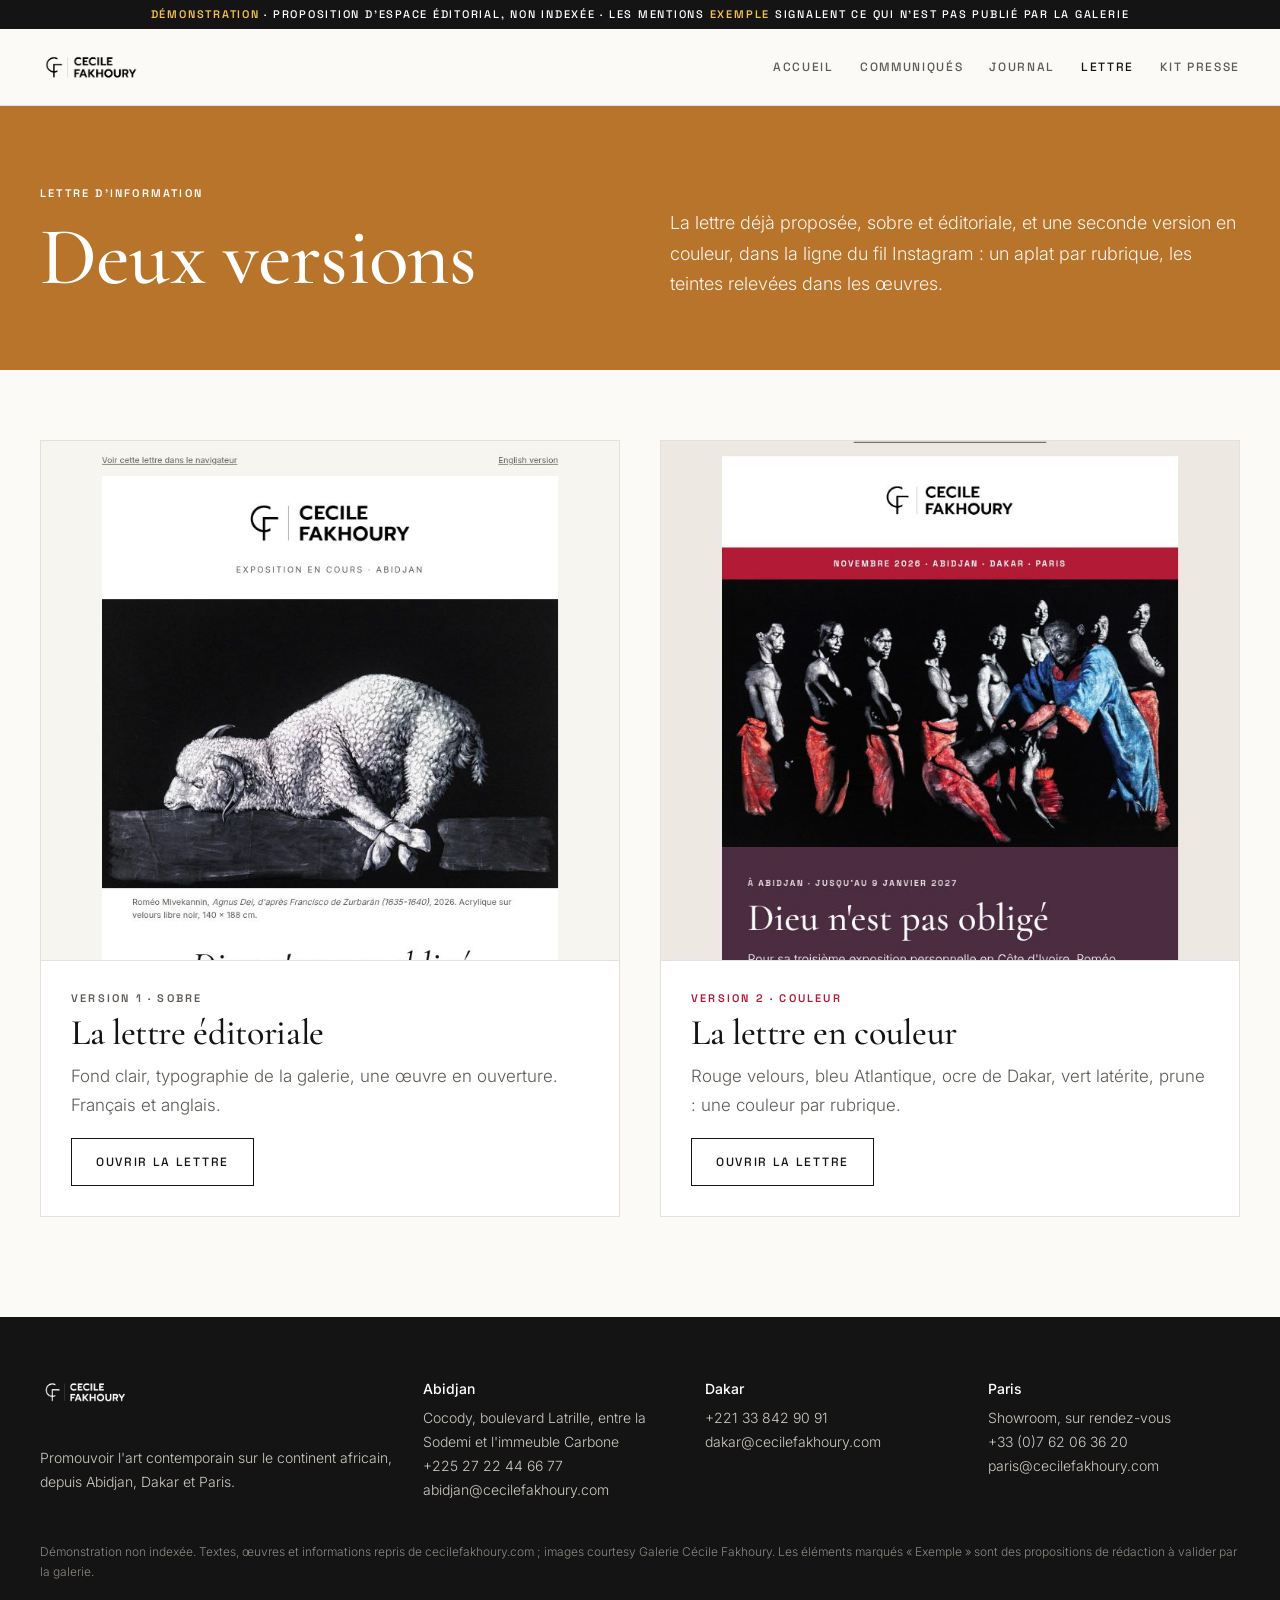
<file: lettre.html>
<!doctype html><html lang="fr"><head><meta charset="utf-8"><meta name="viewport" content="width=device-width,initial-scale=1">
<meta name="robots" content="noindex,nofollow"><title>La lettre d&#x27;information · Galerie Cécile Fakhoury</title><meta name="description" content="La lettre d&#x27;information de la Galerie Cécile Fakhoury">
<link rel="icon" href="img/logo.png?v=6"><link rel="stylesheet" href="style.css?v=6"></head><body>
<div class="demo-bar"><b>Démonstration</b> · Proposition d'espace éditorial, non indexée · Les mentions <b>Exemple</b> signalent ce qui n'est pas publié par la galerie</div>
<header class="top"><div class="in"><a href="index.html"><img src="img/logo.png?v=6" alt="Galerie Cécile Fakhoury"></a><nav><a href="index.html" class="hm">Accueil</a><a href="communique-biennale-dakar.html" class="pr">Communiqués</a><a href="blog/index.html" class="blog">Journal</a><a href="lettre.html" class="nl on">Lettre</a><a href="kit-presse.html" class="kit">Kit presse</a></nav></div></header>

<section class="band" style="background:var(--ocre);padding:80px 0 70px"><div class="wrap"><div><div class="kick">Lettre d'information</div><h1 style="margin-top:16px">Deux versions</h1></div>
<p>La lettre déjà proposée, sobre et éditoriale, et une seconde version en couleur, dans la ligne du fil Instagram : un aplat par rubrique, les teintes relevées dans les œuvres.</p></div></section>
<div class="wrap"><div class="nl-two">
<a class="nl-card" href="https://leslita06.github.io/gcf-newsletter/fr.html" target="_blank" rel="noopener"><div class="im" style="background-image:url('img/nl-v1.jpg?v=6')"></div><div class="in"><div class="kick muted">Version 1 · sobre</div><h3>La lettre éditoriale</h3><p class="muted">Fond clair, typographie de la galerie, une œuvre en ouverture. Français et anglais.</p><p style="margin-top:18px"><span class="btn">Ouvrir la lettre</span></p></div></a>
<a class="nl-card" href="lettre-couleur.html"><div class="im" style="background-image:url('img/nl-v2.jpg?v=6')"></div><div class="in"><div class="kick" style="color:var(--rouge)">Version 2 · couleur</div><h3>La lettre en couleur</h3><p class="muted">Rouge velours, bleu Atlantique, ocre de Dakar, vert latérite, prune : une couleur par rubrique.</p><p style="margin-top:18px"><span class="btn">Ouvrir la lettre</span></p></div></a>
</div></div>
<footer class="ft"><div class="wrap"><div class="cols">
<div><img src="img/logo-blanc.png?v=6" alt="Galerie Cécile Fakhoury"><br>Promouvoir l'art contemporain sur le continent africain, depuis Abidjan, Dakar et Paris.</div>
<div><b>Abidjan</b>Cocody, boulevard Latrille, entre la Sodemi et l'immeuble Carbone<br>+225 27 22 44 66 77<br>abidjan@cecilefakhoury.com</div>
<div><b>Dakar</b>+221 33 842 90 91<br>dakar@cecilefakhoury.com</div>
<div><b>Paris</b>Showroom, sur rendez-vous<br>+33 (0)7 62 06 36 20<br>paris@cecilefakhoury.com</div>
</div><p class="note">Démonstration non indexée. Textes, œuvres et informations repris de cecilefakhoury.com ; images courtesy Galerie Cécile Fakhoury. Les éléments marqués « Exemple » sont des propositions de rédaction à valider par la galerie.</p></div></footer>
<script>function cp(b){navigator.clipboard&&navigator.clipboard.writeText(location.href);b.textContent='Lien copié';}</script>
</body></html>
</file>
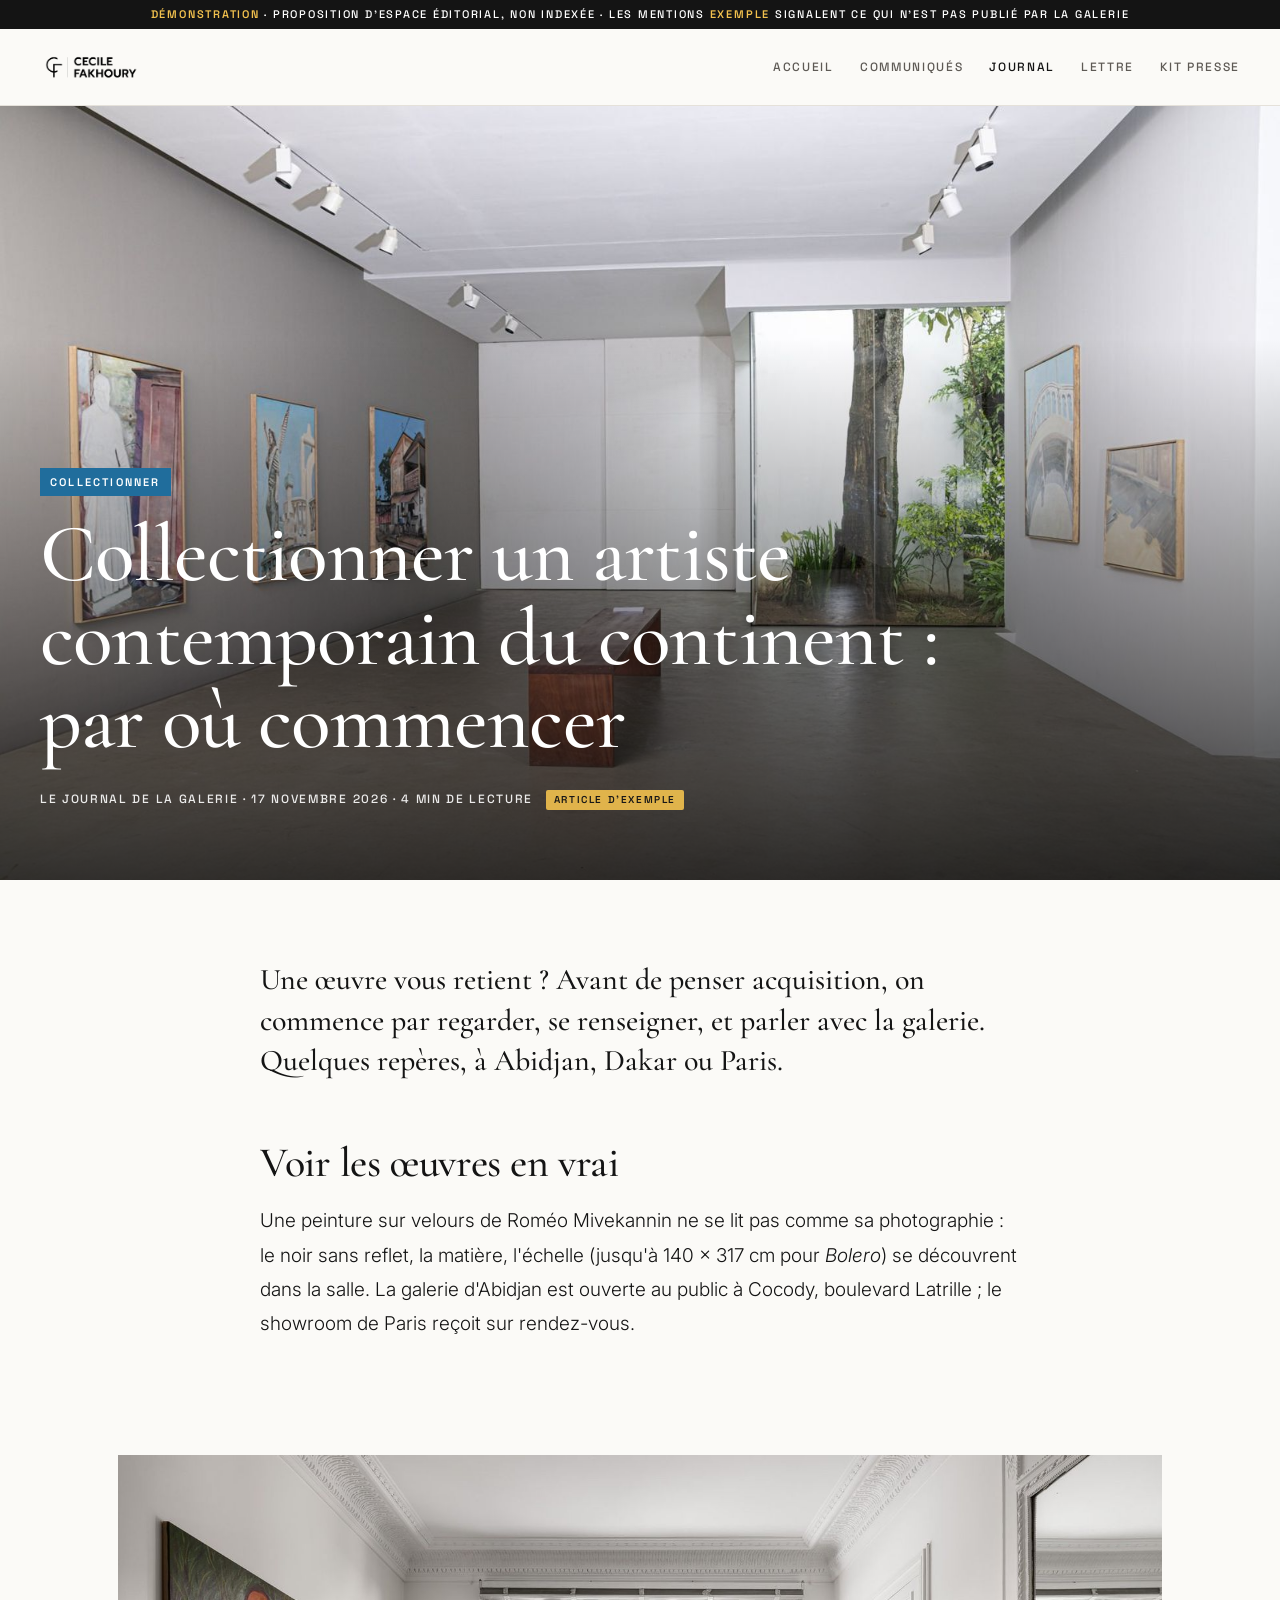
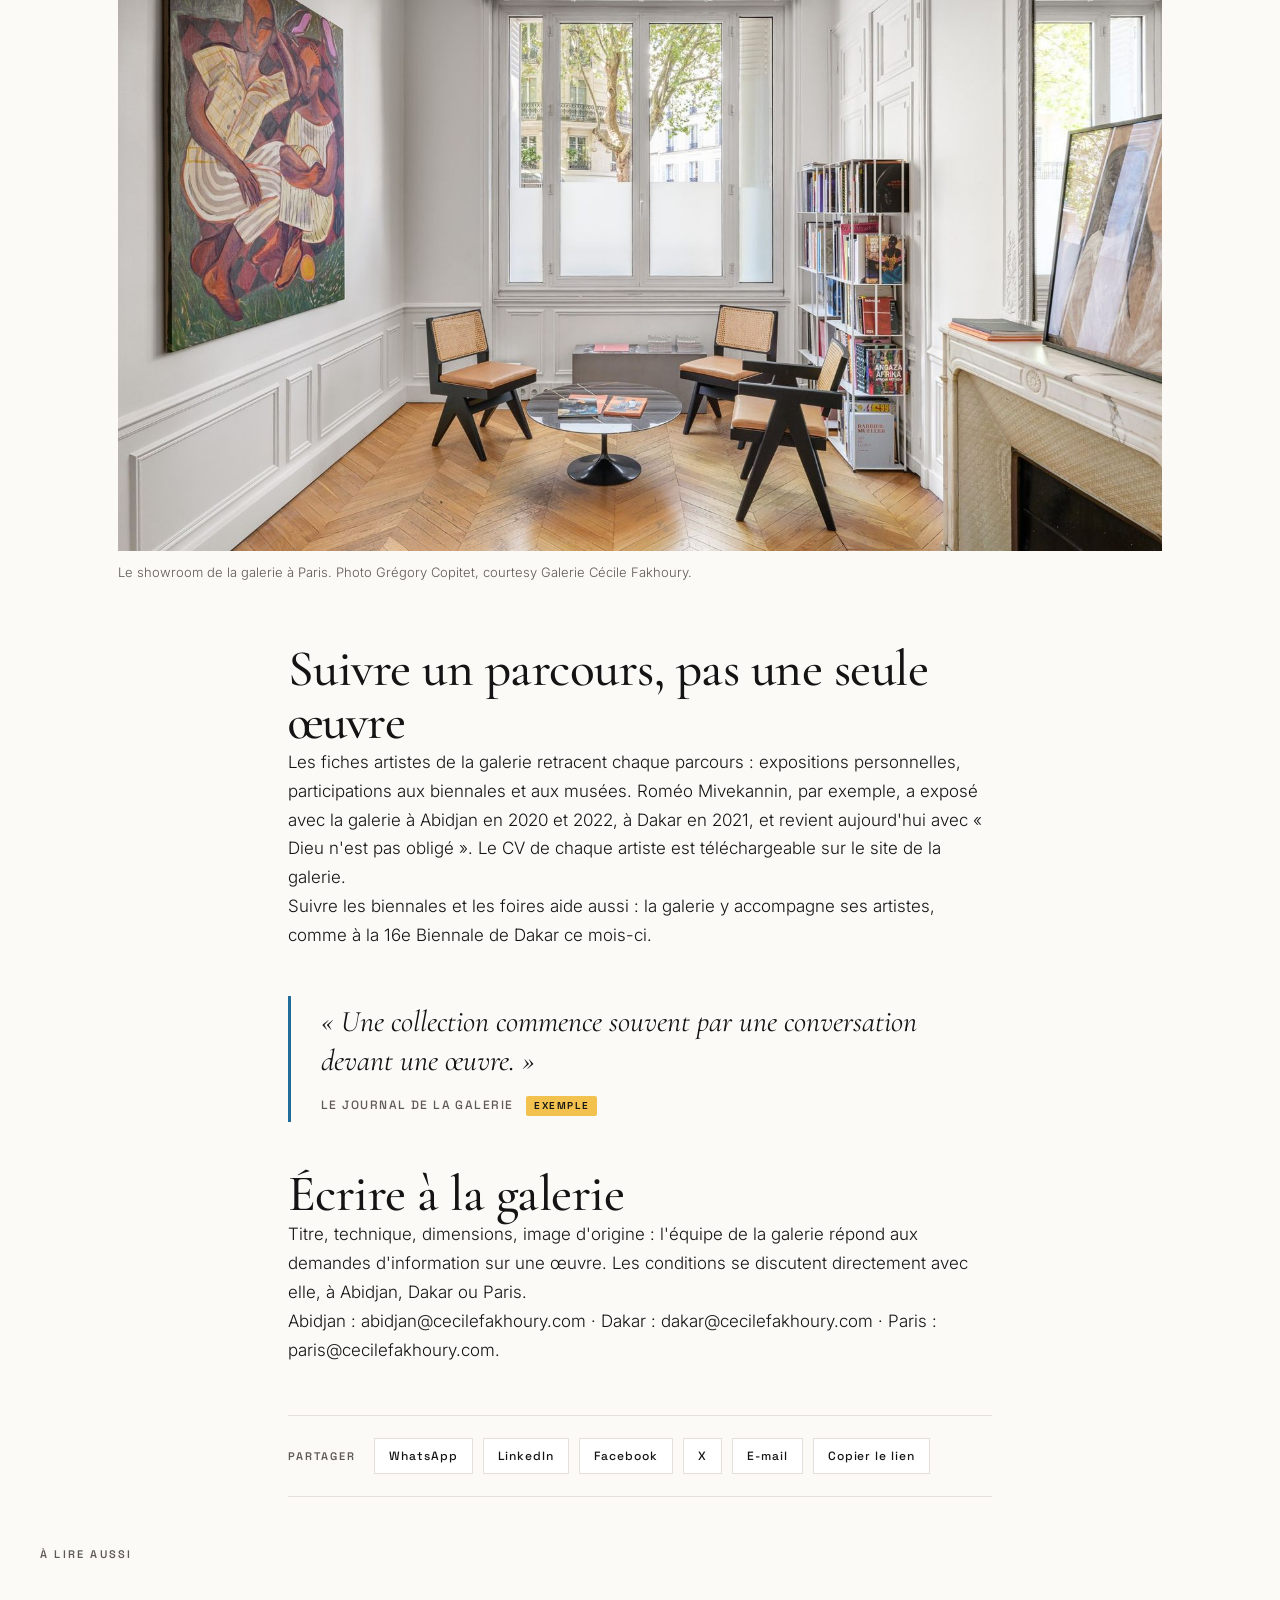
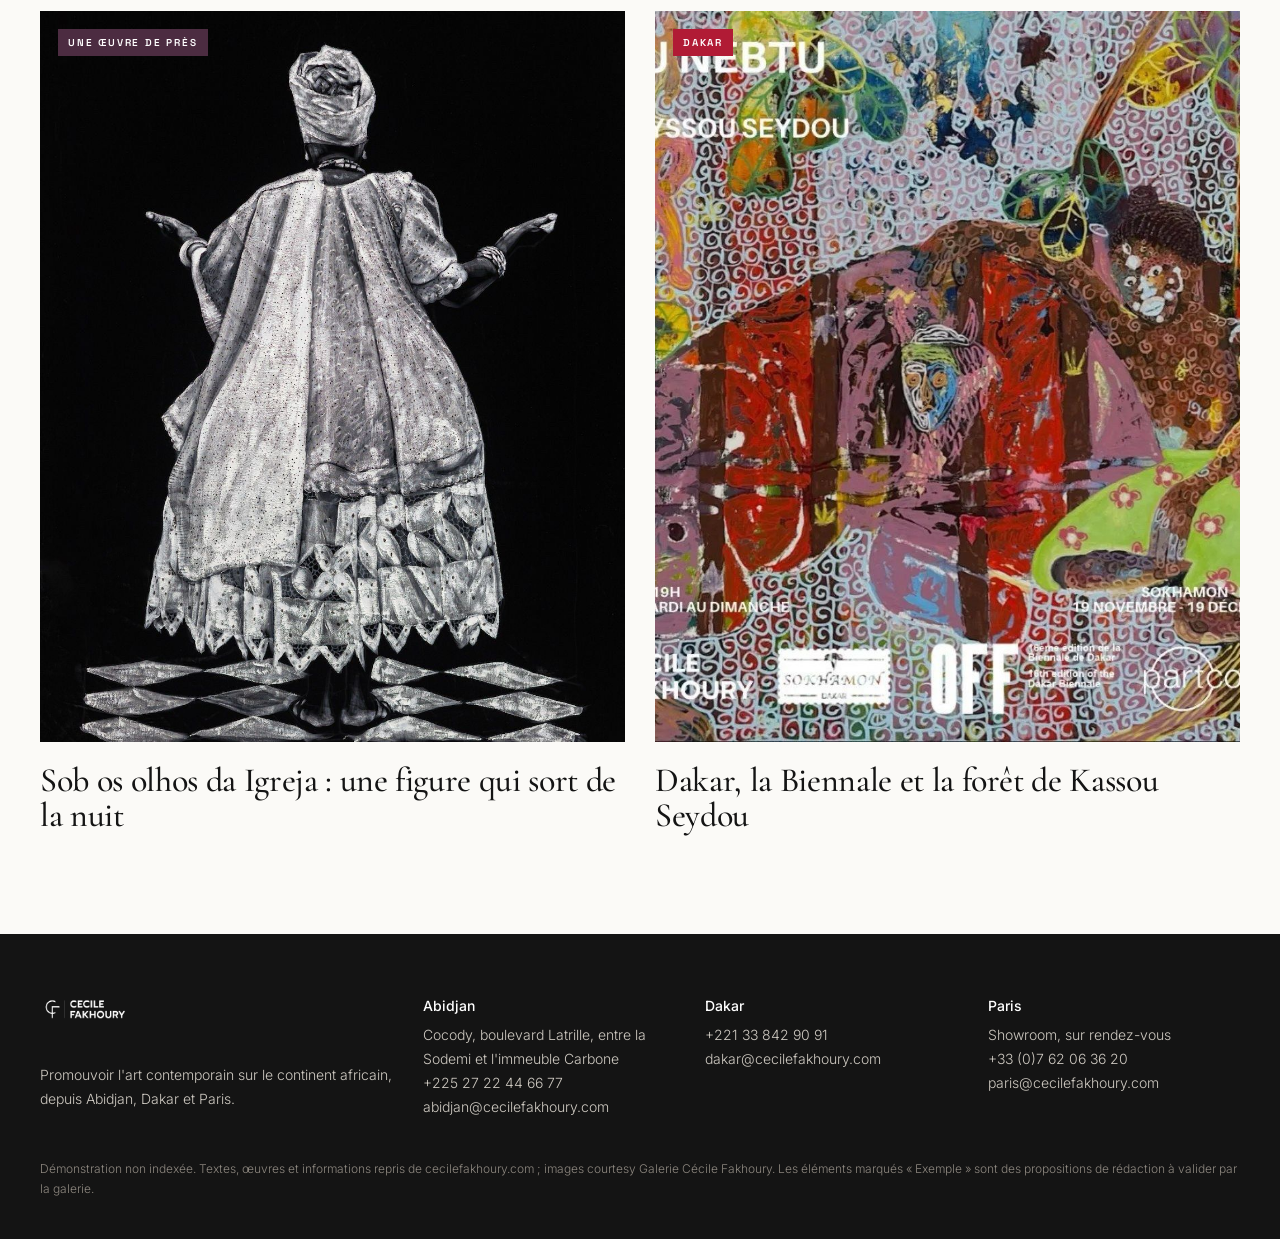
<file: blog/collectionner-un-artiste-contemporain.html>
<!doctype html><html lang="fr"><head><meta charset="utf-8"><meta name="viewport" content="width=device-width,initial-scale=1">
<meta name="robots" content="noindex,nofollow"><title>Collectionner un artiste contemporain du continent : par où commencer · Journal · Galerie Cécile Fakhoury</title><meta name="description" content="Une œuvre vous retient ? Avant de penser acquisition, on commence par regarder, se renseigner, et parler avec la galerie. Quelques repères, à Abidjan,">
<link rel="icon" href="../img/logo.png?v=6"><link rel="stylesheet" href="../style.css?v=6"></head><body>
<div class="demo-bar"><b>Démonstration</b> · Proposition d'espace éditorial, non indexée · Les mentions <b>Exemple</b> signalent ce qui n'est pas publié par la galerie</div>
<header class="top"><div class="in"><a href="../index.html"><img src="../img/logo.png?v=6" alt="Galerie Cécile Fakhoury"></a><nav><a href="../index.html" class="hm">Accueil</a><a href="../communique-biennale-dakar.html" class="pr">Communiqués</a><a href="../blog/index.html" class="blog on">Journal</a><a href="../lettre.html" class="nl">Lettre</a><a href="../kit-presse.html" class="kit">Kit presse</a></nav></div></header>

<section class="art-hero" style="background-image:url('../img/galerie-salle.jpg?v=6')"><div class="veil"></div><div class="in">
<span class="kick" style="background:#206D9C;padding:7px 10px">Collectionner</span><h1>Collectionner un artiste contemporain du continent : par où commencer</h1><div class="by">Le journal de la galerie · 17 novembre 2026 · 4 min de lecture <span class="ex">Article d'exemple</span></div></div></section>
<div class="narrow article"><p class="lead">Une œuvre vous retient ? Avant de penser acquisition, on commence par regarder, se renseigner, et parler avec la galerie. Quelques repères, à Abidjan, Dakar ou Paris.</p><h2>Voir les œuvres en vrai</h2><p>Une peinture sur velours de Roméo Mivekannin ne se lit pas comme sa photographie : le noir sans reflet, la matière, l'échelle (jusqu'à 140 x 317 cm pour <em>Bolero</em>) se découvrent dans la salle. La galerie d'Abidjan est ouverte au public à Cocody, boulevard Latrille ; le showroom de Paris reçoit sur rendez-vous.</p></div><figure class="wide"><img src="../img/paris-showroom.jpg?v=6" alt="Le showroom de la galerie à Paris. Photo Grégory Copitet, courtesy Galerie Cécile Fakhoury."><figcaption>Le showroom de la galerie à Paris. Photo Grégory Copitet, courtesy Galerie Cécile Fakhoury.</figcaption></figure><div class="narrow"><h2>Suivre un parcours, pas une seule œuvre</h2><p>Les fiches artistes de la galerie retracent chaque parcours : expositions personnelles, participations aux biennales et aux musées. Roméo Mivekannin, par exemple, a exposé avec la galerie à Abidjan en 2020 et 2022, à Dakar en 2021, et revient aujourd'hui avec « Dieu n'est pas obligé ». Le CV de chaque artiste est téléchargeable sur le site de la galerie.</p><p>Suivre les biennales et les foires aide aussi : la galerie y accompagne ses artistes, comme à la 16e Biennale de Dakar ce mois-ci.</p><blockquote style="--accent:#206D9C">« Une collection commence souvent par une conversation devant une œuvre. »<cite>Le journal de la galerie <span class="ex">Exemple</span></cite></blockquote><h2>Écrire à la galerie</h2><p>Titre, technique, dimensions, image d'origine : l'équipe de la galerie répond aux demandes d'information sur une œuvre. Les conditions se discutent directement avec elle, à Abidjan, Dakar ou Paris.</p><p>Abidjan : abidjan@cecilefakhoury.com · Dakar : dakar@cecilefakhoury.com · Paris : paris@cecilefakhoury.com.</p>
<div class="share noprint"><span>Partager</span><a target="_blank" rel="noopener" href="https://wa.me/?text=Collectionner%20un%20artiste%20contemporain%20du%20continent%20%3A%20par%20o%C3%B9%20commencer%20https%3A%2F%2Fleslita06.github.io%2Fgcf-editorial%2Fblog%2Fcollectionner-un-artiste-contemporain.html">WhatsApp</a><a target="_blank" rel="noopener" href="https://www.linkedin.com/sharing/share-offsite/?url=https%3A%2F%2Fleslita06.github.io%2Fgcf-editorial%2Fblog%2Fcollectionner-un-artiste-contemporain.html">LinkedIn</a><a target="_blank" rel="noopener" href="https://www.facebook.com/sharer/sharer.php?u=https%3A%2F%2Fleslita06.github.io%2Fgcf-editorial%2Fblog%2Fcollectionner-un-artiste-contemporain.html">Facebook</a><a target="_blank" rel="noopener" href="https://x.com/intent/post?url=https%3A%2F%2Fleslita06.github.io%2Fgcf-editorial%2Fblog%2Fcollectionner-un-artiste-contemporain.html&text=Collectionner%20un%20artiste%20contemporain%20du%20continent%20%3A%20par%20o%C3%B9%20commencer">X</a><a href="mailto:?subject=Collectionner%20un%20artiste%20contemporain%20du%20continent%20%3A%20par%20o%C3%B9%20commencer&body=https%3A%2F%2Fleslita06.github.io%2Fgcf-editorial%2Fblog%2Fcollectionner-un-artiste-contemporain.html">E-mail</a><button onclick="cp(this)">Copier le lien</button></div></div>
<div class="wrap"><div class="kick muted">À lire aussi</div><div class="next" style="margin-top:20px"><a class="post" href="../blog/sob-os-olhos-da-igreja.html"><div class="im" style="background-image:url('../img/mivekannin-sob-os-olhos-da-igreja.jpg?v=6')"><span class="chip" style="background:#4C2C41">Une œuvre de près</span></div><h3>Sob os olhos da Igreja : une figure qui sort de la nuit</h3></a><a class="post" href="../blog/la-galerie-et-la-biennale-de-dakar.html"><div class="im" style="background-image:url('../img/affiche-lu-nebtu.jpg?v=6')"><span class="chip" style="background:#B11B35">Dakar</span></div><h3>Dakar, la Biennale et la forêt de Kassou Seydou</h3></a></div></div>

<footer class="ft"><div class="wrap"><div class="cols">
<div><img src="../img/logo-blanc.png?v=6" alt="Galerie Cécile Fakhoury"><br>Promouvoir l'art contemporain sur le continent africain, depuis Abidjan, Dakar et Paris.</div>
<div><b>Abidjan</b>Cocody, boulevard Latrille, entre la Sodemi et l'immeuble Carbone<br>+225 27 22 44 66 77<br>abidjan@cecilefakhoury.com</div>
<div><b>Dakar</b>+221 33 842 90 91<br>dakar@cecilefakhoury.com</div>
<div><b>Paris</b>Showroom, sur rendez-vous<br>+33 (0)7 62 06 36 20<br>paris@cecilefakhoury.com</div>
</div><p class="note">Démonstration non indexée. Textes, œuvres et informations repris de cecilefakhoury.com ; images courtesy Galerie Cécile Fakhoury. Les éléments marqués « Exemple » sont des propositions de rédaction à valider par la galerie.</p></div></footer>
<script>function cp(b){navigator.clipboard&&navigator.clipboard.writeText(location.href);b.textContent='Lien copié';}</script>
</body></html>
</file>
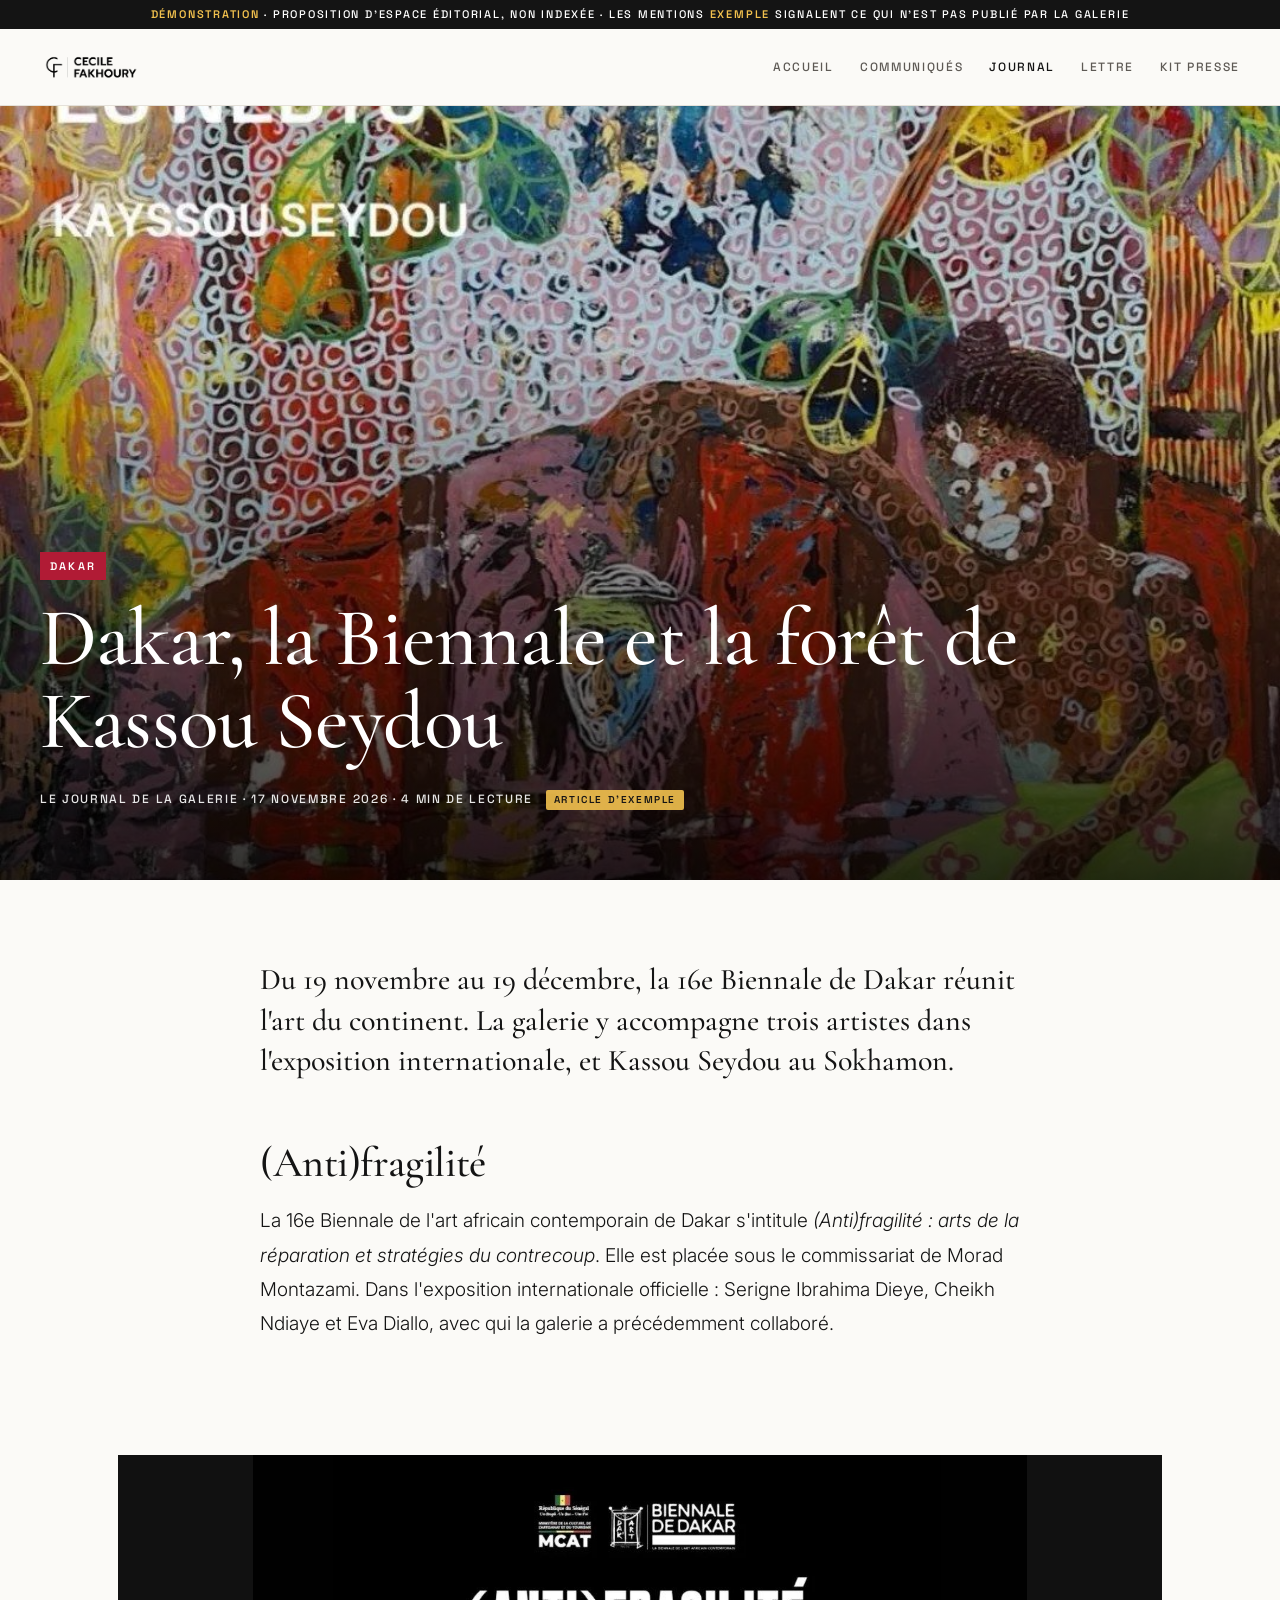
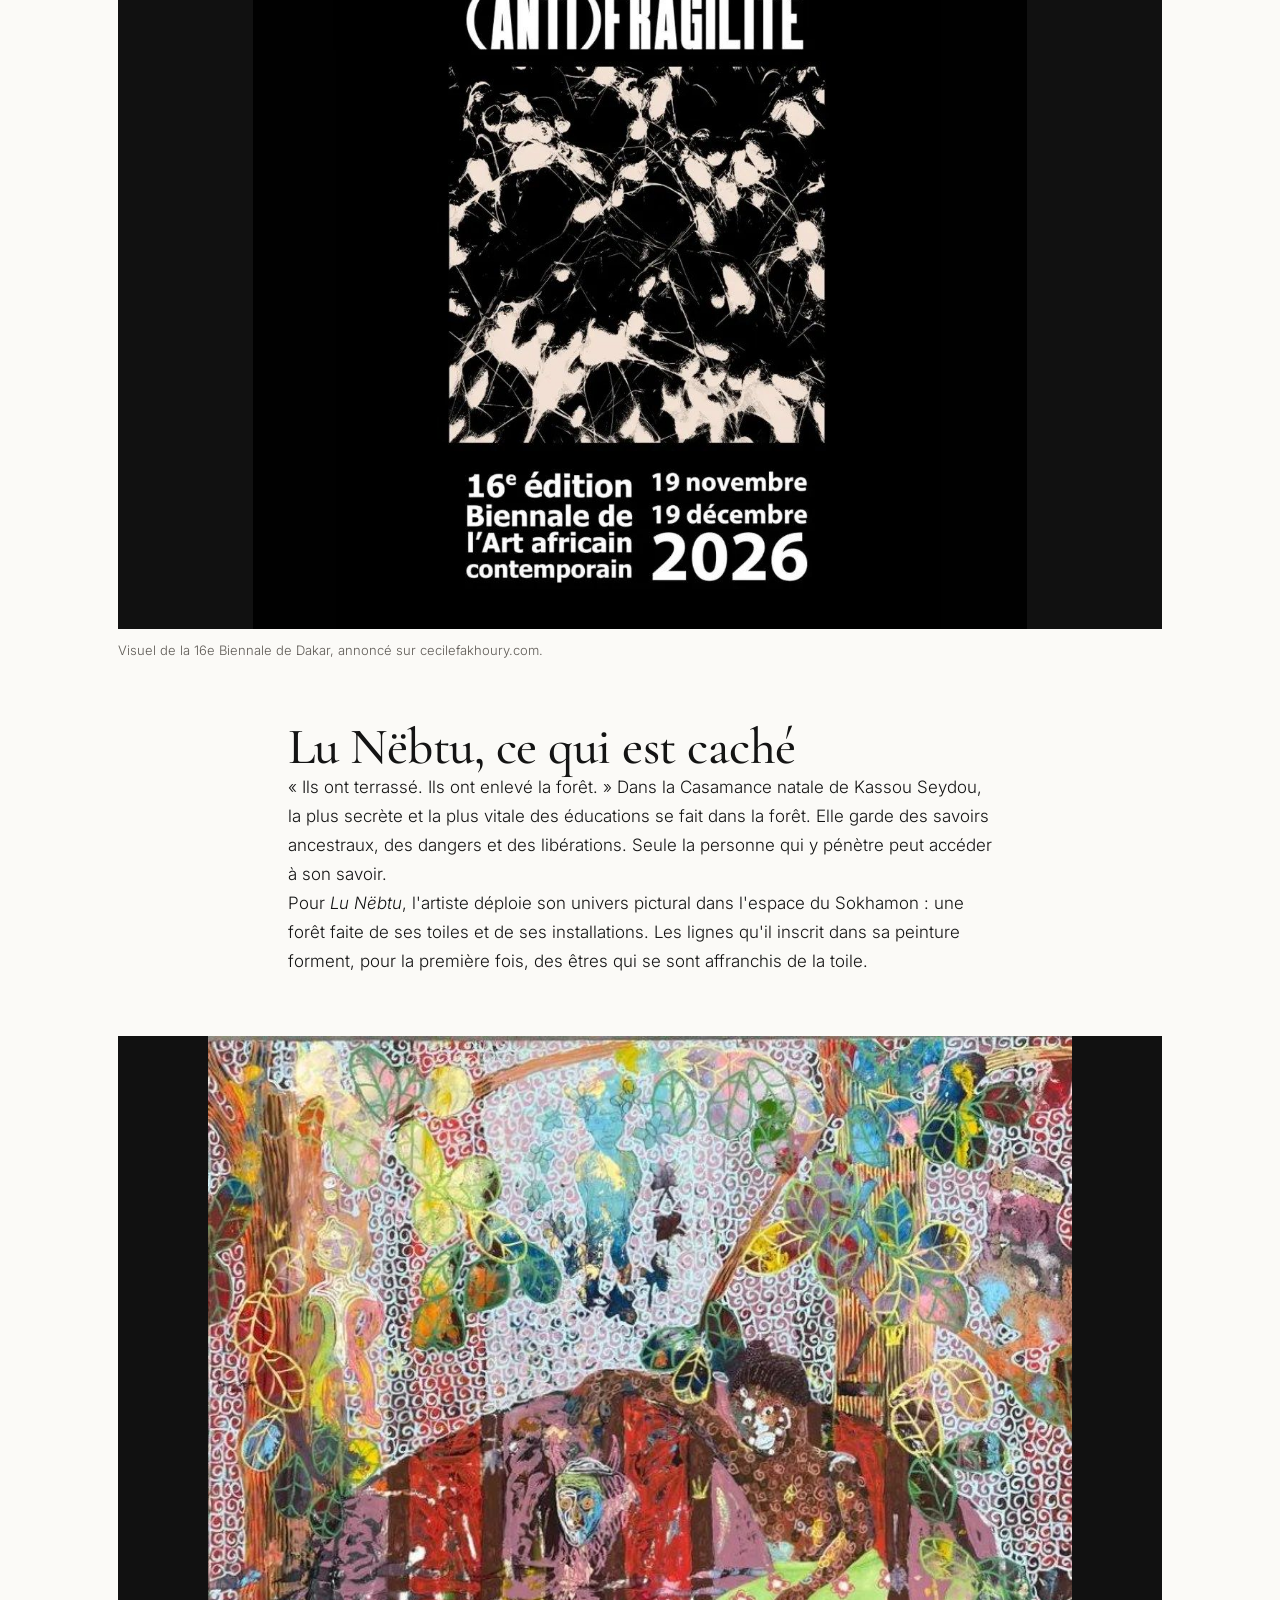
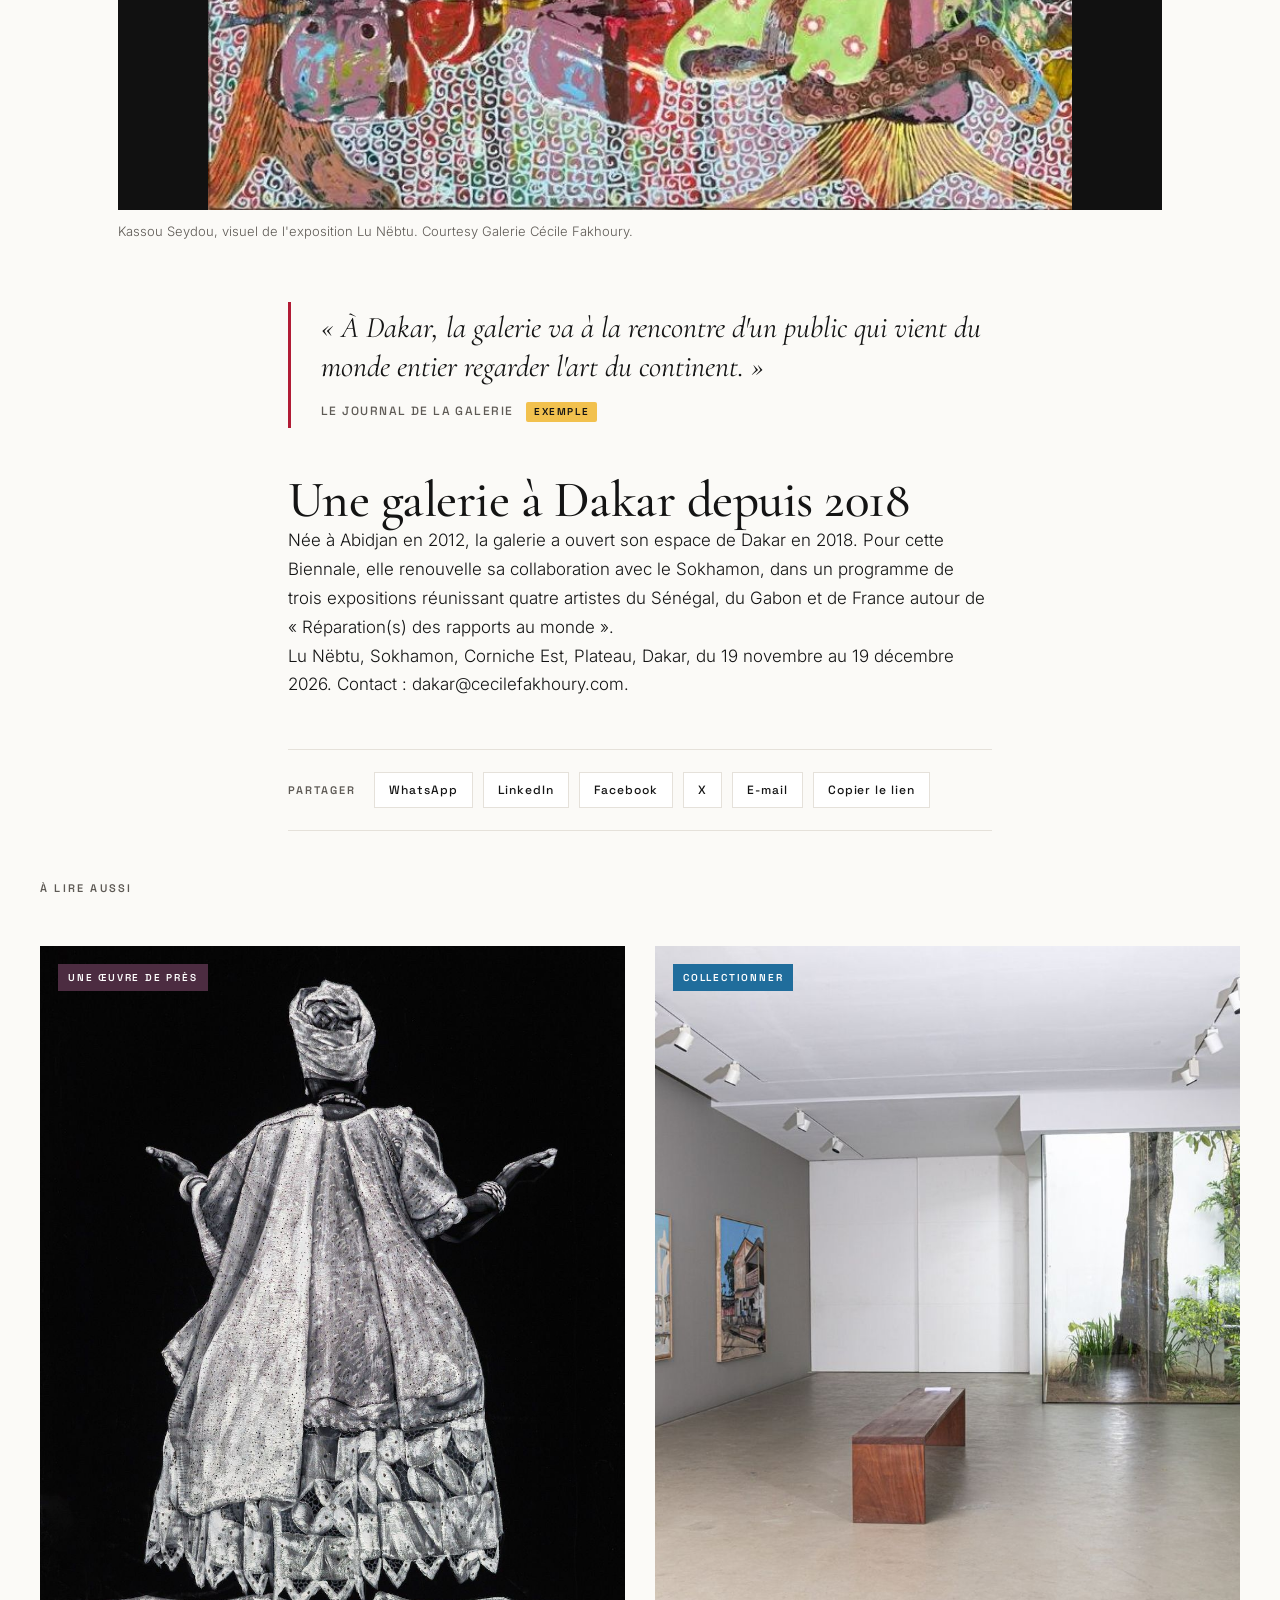
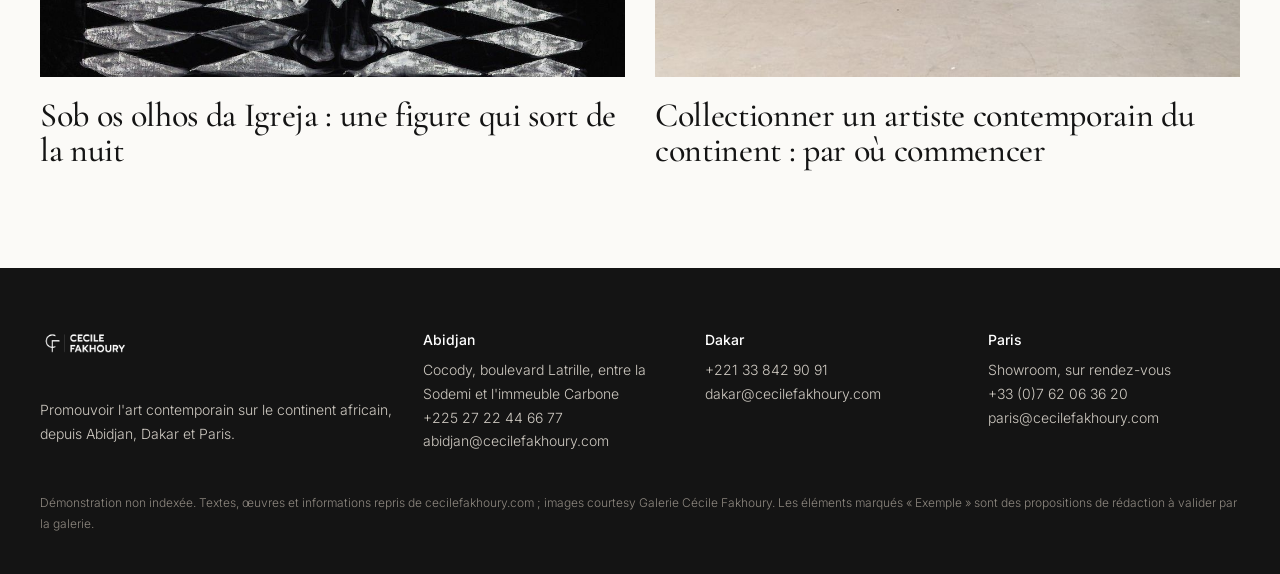
<file: blog/la-galerie-et-la-biennale-de-dakar.html>
<!doctype html><html lang="fr"><head><meta charset="utf-8"><meta name="viewport" content="width=device-width,initial-scale=1">
<meta name="robots" content="noindex,nofollow"><title>Dakar, la Biennale et la forêt de Kassou Seydou · Journal · Galerie Cécile Fakhoury</title><meta name="description" content="Du 19 novembre au 19 décembre, la 16e Biennale de Dakar réunit l&#x27;art du continent. La galerie y accompagne trois artistes dans l&#x27;exposition internatio">
<link rel="icon" href="../img/logo.png?v=6"><link rel="stylesheet" href="../style.css?v=6"></head><body>
<div class="demo-bar"><b>Démonstration</b> · Proposition d'espace éditorial, non indexée · Les mentions <b>Exemple</b> signalent ce qui n'est pas publié par la galerie</div>
<header class="top"><div class="in"><a href="../index.html"><img src="../img/logo.png?v=6" alt="Galerie Cécile Fakhoury"></a><nav><a href="../index.html" class="hm">Accueil</a><a href="../communique-biennale-dakar.html" class="pr">Communiqués</a><a href="../blog/index.html" class="blog on">Journal</a><a href="../lettre.html" class="nl">Lettre</a><a href="../kit-presse.html" class="kit">Kit presse</a></nav></div></header>

<section class="art-hero" style="background-image:url('../img/affiche-lu-nebtu.jpg?v=6')"><div class="veil"></div><div class="in">
<span class="kick" style="background:#B11B35;padding:7px 10px">Dakar</span><h1>Dakar, la Biennale et la forêt de Kassou Seydou</h1><div class="by">Le journal de la galerie · 17 novembre 2026 · 4 min de lecture <span class="ex">Article d'exemple</span></div></div></section>
<div class="narrow article"><p class="lead">Du 19 novembre au 19 décembre, la 16e Biennale de Dakar réunit l'art du continent. La galerie y accompagne trois artistes dans l'exposition internationale, et Kassou Seydou au Sokhamon.</p><h2>(Anti)fragilité</h2><p>La 16e Biennale de l'art africain contemporain de Dakar s'intitule <em>(Anti)fragilité : arts de la réparation et stratégies du contrecoup</em>. Elle est placée sous le commissariat de Morad Montazami. Dans l'exposition internationale officielle : Serigne Ibrahima Dieye, Cheikh Ndiaye et Eva Diallo, avec qui la galerie a précédemment collaboré.</p></div><figure class="wide"><img src="../img/affiche-biennale.jpg?v=6" alt="Visuel de la 16e Biennale de Dakar, annoncé sur cecilefakhoury.com."><figcaption>Visuel de la 16e Biennale de Dakar, annoncé sur cecilefakhoury.com.</figcaption></figure><div class="narrow"><h2>Lu Nëbtu, ce qui est caché</h2><p>« Ils ont terrassé. Ils ont enlevé la forêt. » Dans la Casamance natale de Kassou Seydou, la plus secrète et la plus vitale des éducations se fait dans la forêt. Elle garde des savoirs ancestraux, des dangers et des libérations. Seule la personne qui y pénètre peut accéder à son savoir.</p><p>Pour <em>Lu Nëbtu</em>, l'artiste déploie son univers pictural dans l'espace du Sokhamon : une forêt faite de ses toiles et de ses installations. Les lignes qu'il inscrit dans sa peinture forment, pour la première fois, des êtres qui se sont affranchis de la toile.</p></div><figure class="wide"><img src="../img/kassou-seydou-lu-nebtu.jpg?v=6" alt="Kassou Seydou, visuel de l&#x27;exposition Lu Nëbtu. Courtesy Galerie Cécile Fakhoury."><figcaption>Kassou Seydou, visuel de l'exposition Lu Nëbtu. Courtesy Galerie Cécile Fakhoury.</figcaption></figure><div class="narrow"><blockquote style="--accent:#B11B35">« À Dakar, la galerie va à la rencontre d'un public qui vient du monde entier regarder l'art du continent. »<cite>Le journal de la galerie <span class="ex">Exemple</span></cite></blockquote><h2>Une galerie à Dakar depuis 2018</h2><p>Née à Abidjan en 2012, la galerie a ouvert son espace de Dakar en 2018. Pour cette Biennale, elle renouvelle sa collaboration avec le Sokhamon, dans un programme de trois expositions réunissant quatre artistes du Sénégal, du Gabon et de France autour de « Réparation(s) des rapports au monde ».</p><p>Lu Nëbtu, Sokhamon, Corniche Est, Plateau, Dakar, du 19 novembre au 19 décembre 2026. Contact : dakar@cecilefakhoury.com.</p>
<div class="share noprint"><span>Partager</span><a target="_blank" rel="noopener" href="https://wa.me/?text=Dakar%2C%20la%20Biennale%20et%20la%20for%C3%AAt%20de%20Kassou%20Seydou%20https%3A%2F%2Fleslita06.github.io%2Fgcf-editorial%2Fblog%2Fla-galerie-et-la-biennale-de-dakar.html">WhatsApp</a><a target="_blank" rel="noopener" href="https://www.linkedin.com/sharing/share-offsite/?url=https%3A%2F%2Fleslita06.github.io%2Fgcf-editorial%2Fblog%2Fla-galerie-et-la-biennale-de-dakar.html">LinkedIn</a><a target="_blank" rel="noopener" href="https://www.facebook.com/sharer/sharer.php?u=https%3A%2F%2Fleslita06.github.io%2Fgcf-editorial%2Fblog%2Fla-galerie-et-la-biennale-de-dakar.html">Facebook</a><a target="_blank" rel="noopener" href="https://x.com/intent/post?url=https%3A%2F%2Fleslita06.github.io%2Fgcf-editorial%2Fblog%2Fla-galerie-et-la-biennale-de-dakar.html&text=Dakar%2C%20la%20Biennale%20et%20la%20for%C3%AAt%20de%20Kassou%20Seydou">X</a><a href="mailto:?subject=Dakar%2C%20la%20Biennale%20et%20la%20for%C3%AAt%20de%20Kassou%20Seydou&body=https%3A%2F%2Fleslita06.github.io%2Fgcf-editorial%2Fblog%2Fla-galerie-et-la-biennale-de-dakar.html">E-mail</a><button onclick="cp(this)">Copier le lien</button></div></div>
<div class="wrap"><div class="kick muted">À lire aussi</div><div class="next" style="margin-top:20px"><a class="post" href="../blog/sob-os-olhos-da-igreja.html"><div class="im" style="background-image:url('../img/mivekannin-sob-os-olhos-da-igreja.jpg?v=6')"><span class="chip" style="background:#4C2C41">Une œuvre de près</span></div><h3>Sob os olhos da Igreja : une figure qui sort de la nuit</h3></a><a class="post" href="../blog/collectionner-un-artiste-contemporain.html"><div class="im" style="background-image:url('../img/galerie-salle.jpg?v=6')"><span class="chip" style="background:#206D9C">Collectionner</span></div><h3>Collectionner un artiste contemporain du continent : par où commencer</h3></a></div></div>

<footer class="ft"><div class="wrap"><div class="cols">
<div><img src="../img/logo-blanc.png?v=6" alt="Galerie Cécile Fakhoury"><br>Promouvoir l'art contemporain sur le continent africain, depuis Abidjan, Dakar et Paris.</div>
<div><b>Abidjan</b>Cocody, boulevard Latrille, entre la Sodemi et l'immeuble Carbone<br>+225 27 22 44 66 77<br>abidjan@cecilefakhoury.com</div>
<div><b>Dakar</b>+221 33 842 90 91<br>dakar@cecilefakhoury.com</div>
<div><b>Paris</b>Showroom, sur rendez-vous<br>+33 (0)7 62 06 36 20<br>paris@cecilefakhoury.com</div>
</div><p class="note">Démonstration non indexée. Textes, œuvres et informations repris de cecilefakhoury.com ; images courtesy Galerie Cécile Fakhoury. Les éléments marqués « Exemple » sont des propositions de rédaction à valider par la galerie.</p></div></footer>
<script>function cp(b){navigator.clipboard&&navigator.clipboard.writeText(location.href);b.textContent='Lien copié';}</script>
</body></html>
</file>
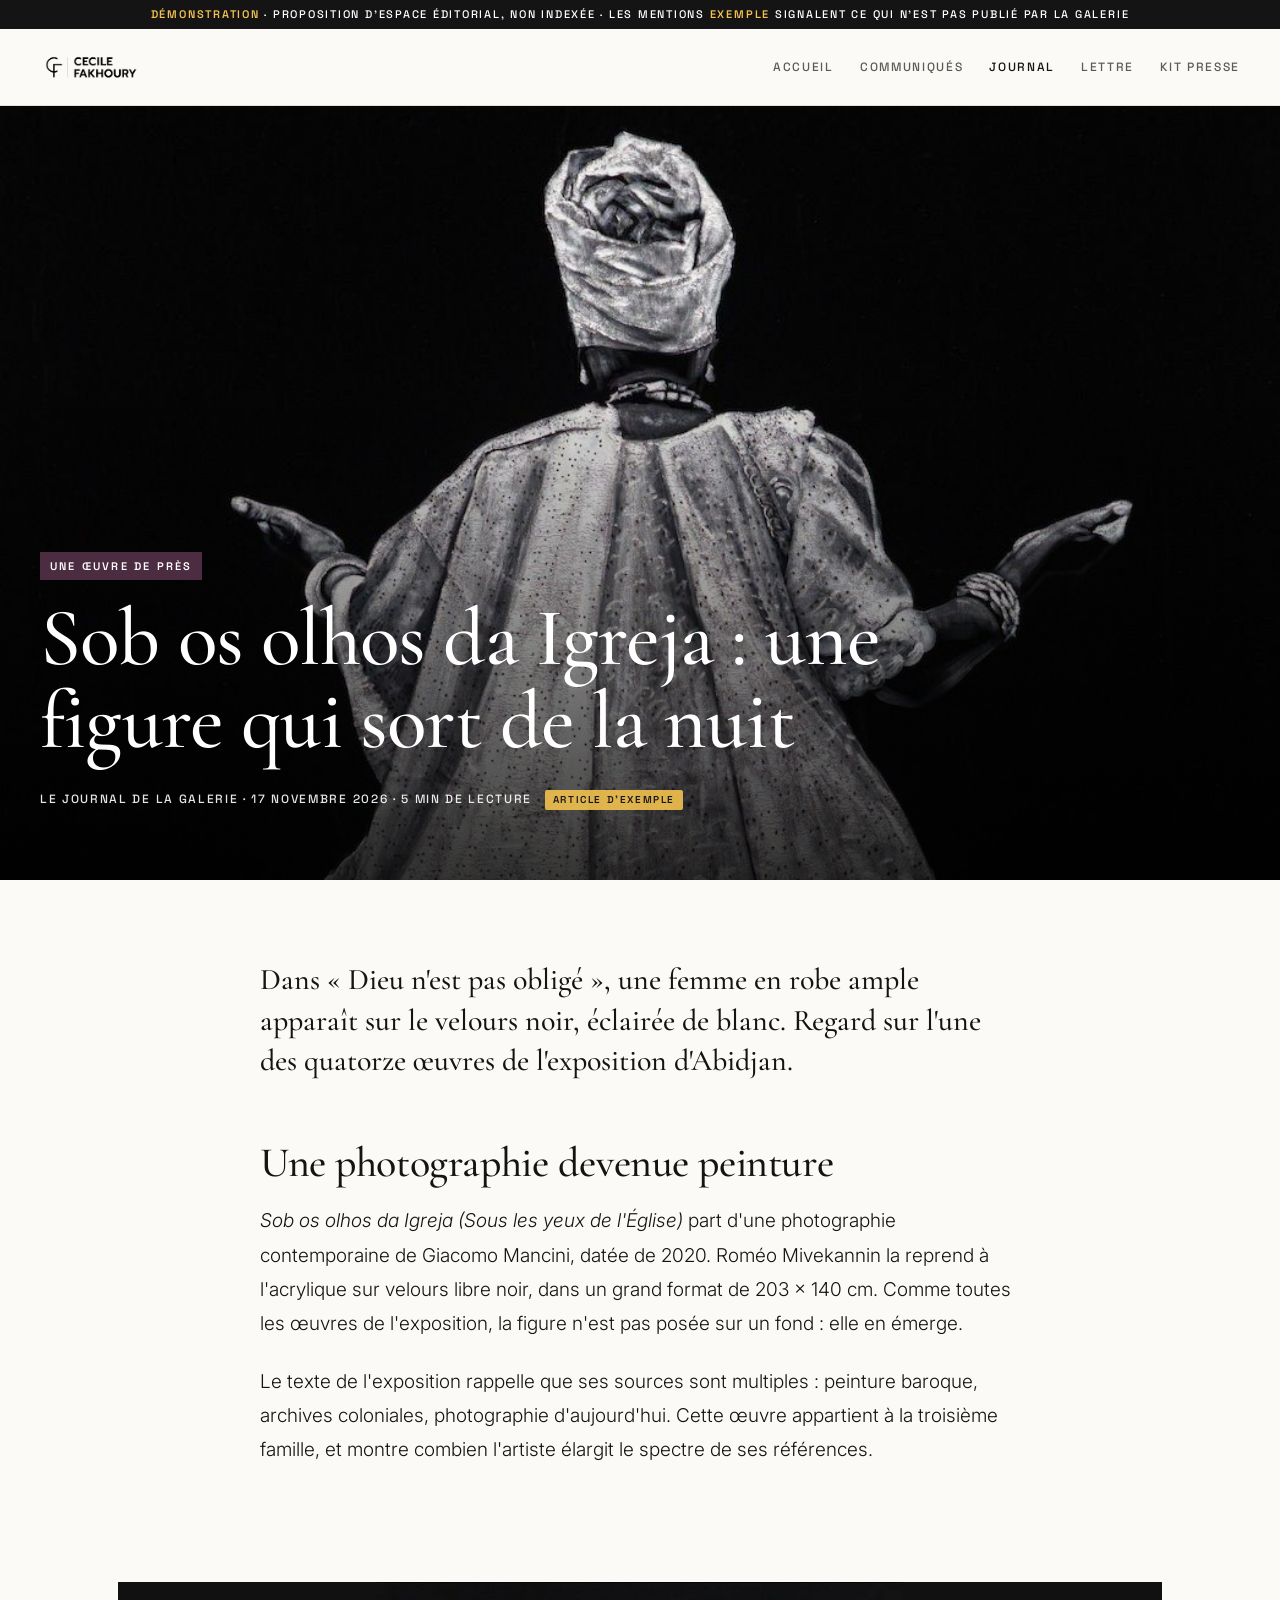
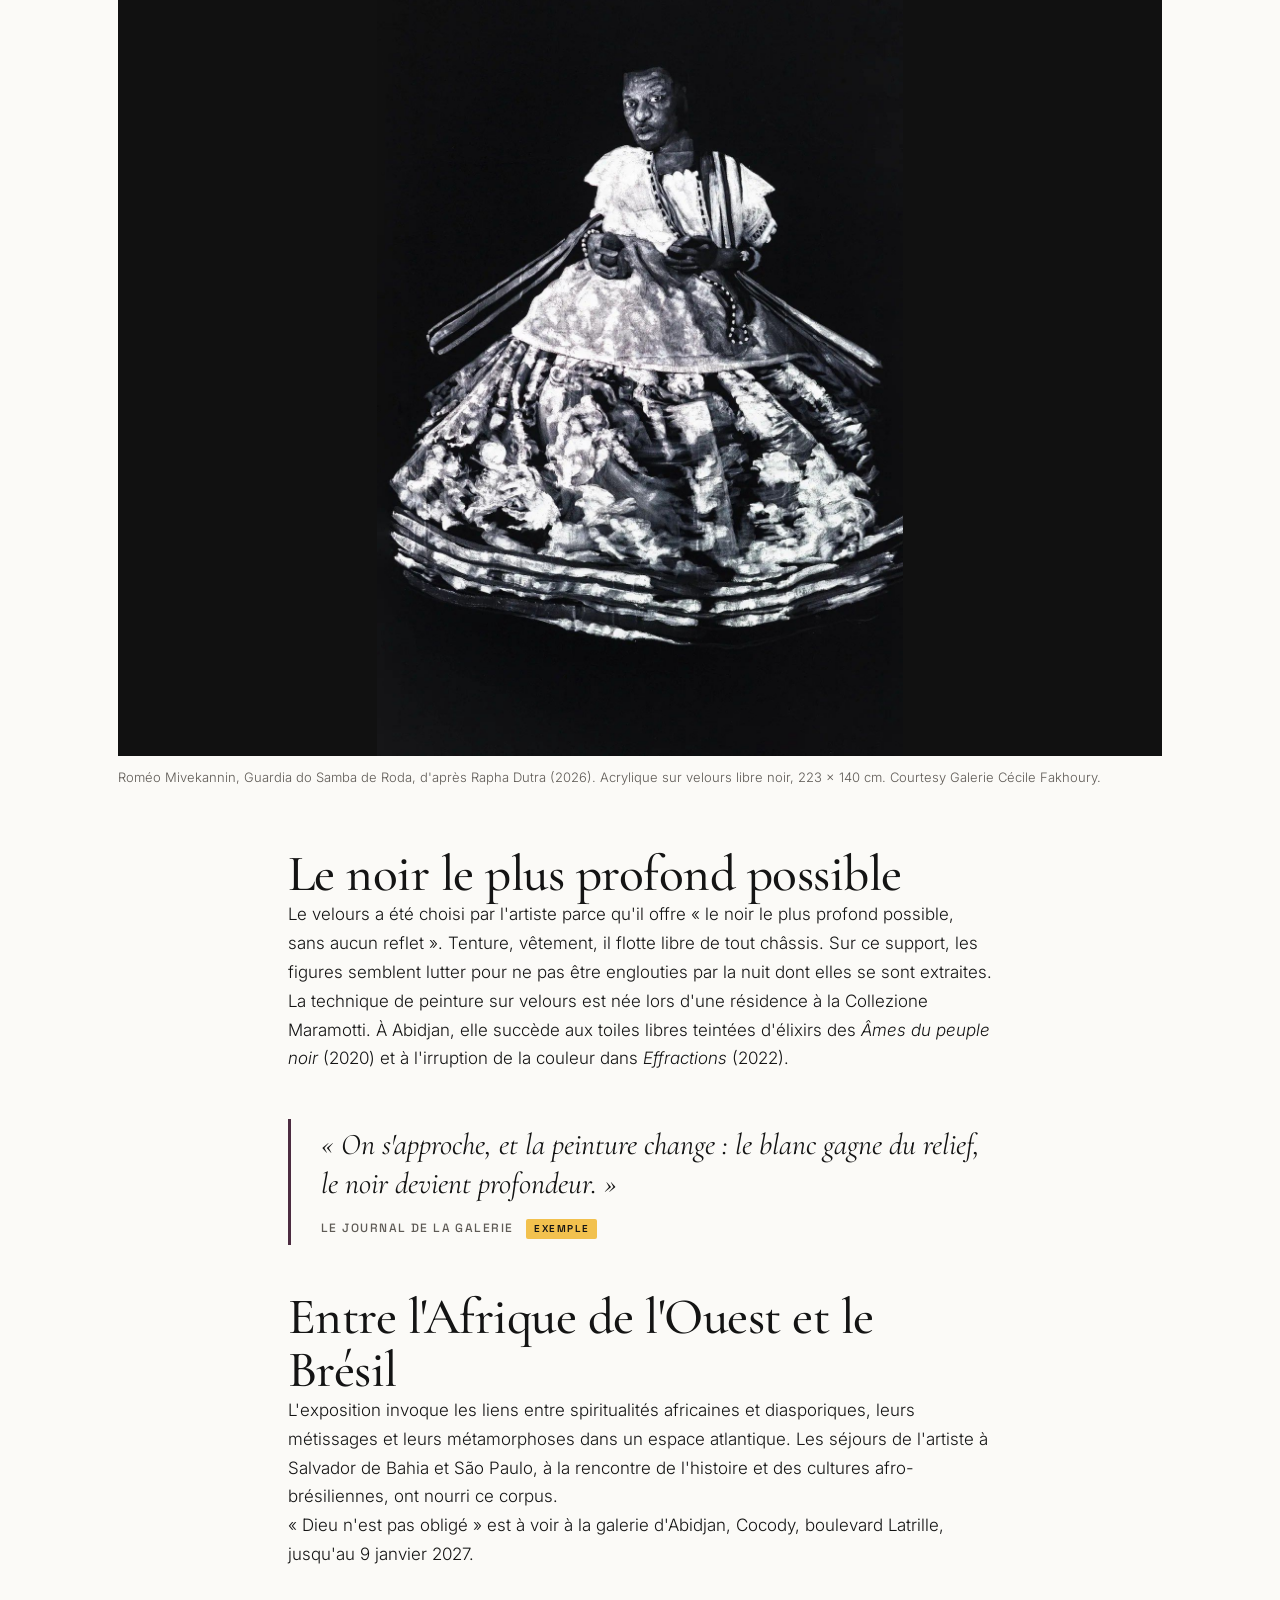
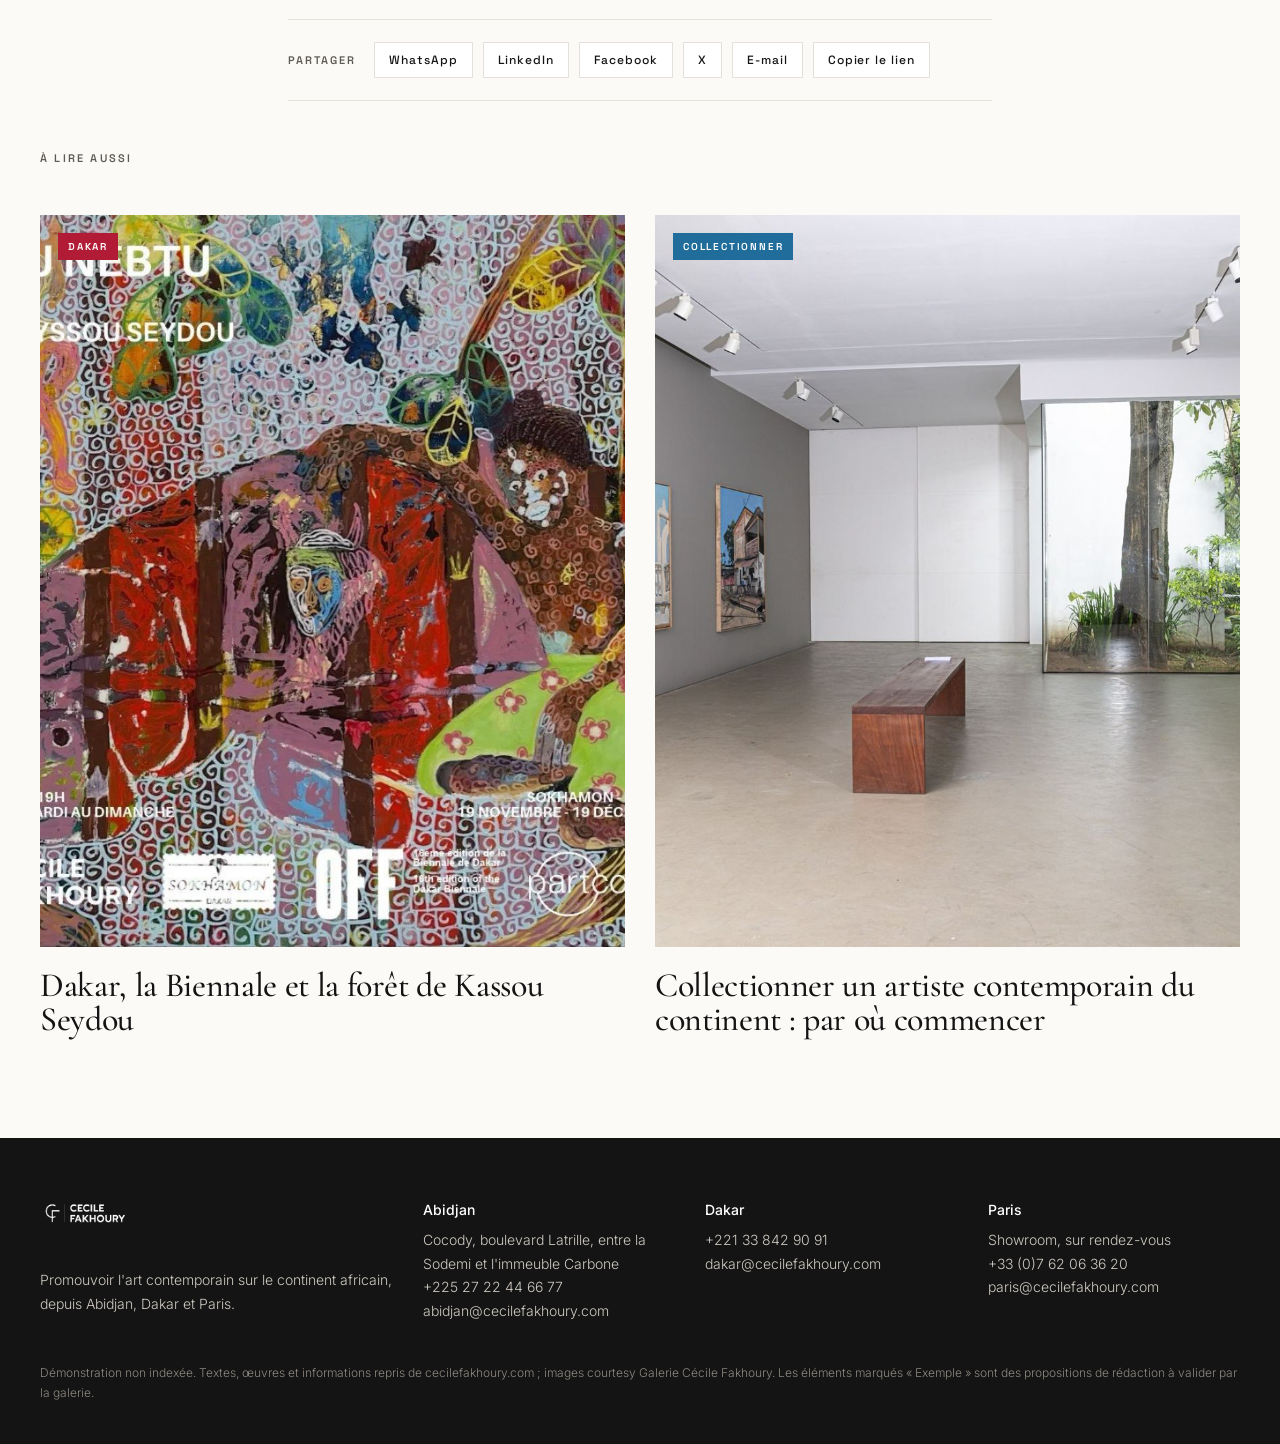
<file: blog/sob-os-olhos-da-igreja.html>
<!doctype html><html lang="fr"><head><meta charset="utf-8"><meta name="viewport" content="width=device-width,initial-scale=1">
<meta name="robots" content="noindex,nofollow"><title>Sob os olhos da Igreja : une figure qui sort de la nuit · Journal · Galerie Cécile Fakhoury</title><meta name="description" content="Dans « Dieu n&#x27;est pas obligé », une femme en robe ample apparaît sur le velours noir, éclairée de blanc. Regard sur l&#x27;une des quatorze œuvres de l&#x27;exp">
<link rel="icon" href="../img/logo.png?v=6"><link rel="stylesheet" href="../style.css?v=6"></head><body>
<div class="demo-bar"><b>Démonstration</b> · Proposition d'espace éditorial, non indexée · Les mentions <b>Exemple</b> signalent ce qui n'est pas publié par la galerie</div>
<header class="top"><div class="in"><a href="../index.html"><img src="../img/logo.png?v=6" alt="Galerie Cécile Fakhoury"></a><nav><a href="../index.html" class="hm">Accueil</a><a href="../communique-biennale-dakar.html" class="pr">Communiqués</a><a href="../blog/index.html" class="blog on">Journal</a><a href="../lettre.html" class="nl">Lettre</a><a href="../kit-presse.html" class="kit">Kit presse</a></nav></div></header>

<section class="art-hero" style="background-image:url('../img/mivekannin-sob-os-olhos-da-igreja.jpg?v=6')"><div class="veil"></div><div class="in">
<span class="kick" style="background:#4C2C41;padding:7px 10px">Une œuvre de près</span><h1>Sob os olhos da Igreja : une figure qui sort de la nuit</h1><div class="by">Le journal de la galerie · 17 novembre 2026 · 5 min de lecture <span class="ex">Article d'exemple</span></div></div></section>
<div class="narrow article"><p class="lead">Dans « Dieu n'est pas obligé », une femme en robe ample apparaît sur le velours noir, éclairée de blanc. Regard sur l'une des quatorze œuvres de l'exposition d'Abidjan.</p><h2>Une photographie devenue peinture</h2><p><em>Sob os olhos da Igreja (Sous les yeux de l'Église)</em> part d'une photographie contemporaine de Giacomo Mancini, datée de 2020. Roméo Mivekannin la reprend à l'acrylique sur velours libre noir, dans un grand format de 203 x 140 cm. Comme toutes les œuvres de l'exposition, la figure n'est pas posée sur un fond : elle en émerge.</p><p>Le texte de l'exposition rappelle que ses sources sont multiples : peinture baroque, archives coloniales, photographie d'aujourd'hui. Cette œuvre appartient à la troisième famille, et montre combien l'artiste élargit le spectre de ses références.</p></div><figure class="wide"><img src="../img/mivekannin-guardia.jpg?v=6" alt="Roméo Mivekannin, Guardia do Samba de Roda, d&#x27;après Rapha Dutra (2026). Acrylique sur velours libre noir, 223 x 140 cm. Courtesy Galerie Cécile Fakhoury."><figcaption>Roméo Mivekannin, Guardia do Samba de Roda, d'après Rapha Dutra (2026). Acrylique sur velours libre noir, 223 x 140 cm. Courtesy Galerie Cécile Fakhoury.</figcaption></figure><div class="narrow"><h2>Le noir le plus profond possible</h2><p>Le velours a été choisi par l'artiste parce qu'il offre « le noir le plus profond possible, sans aucun reflet ». Tenture, vêtement, il flotte libre de tout châssis. Sur ce support, les figures semblent lutter pour ne pas être englouties par la nuit dont elles se sont extraites.</p><p>La technique de peinture sur velours est née lors d'une résidence à la Collezione Maramotti. À Abidjan, elle succède aux toiles libres teintées d'élixirs des <em>Âmes du peuple noir</em> (2020) et à l'irruption de la couleur dans <em>Effractions</em> (2022).</p><blockquote style="--accent:#4C2C41">« On s'approche, et la peinture change : le blanc gagne du relief, le noir devient profondeur. »<cite>Le journal de la galerie <span class="ex">Exemple</span></cite></blockquote><h2>Entre l'Afrique de l'Ouest et le Brésil</h2><p>L'exposition invoque les liens entre spiritualités africaines et diasporiques, leurs métissages et leurs métamorphoses dans un espace atlantique. Les séjours de l'artiste à Salvador de Bahia et São Paulo, à la rencontre de l'histoire et des cultures afro-brésiliennes, ont nourri ce corpus.</p><p>« Dieu n'est pas obligé » est à voir à la galerie d'Abidjan, Cocody, boulevard Latrille, jusqu'au 9 janvier 2027.</p>
<div class="share noprint"><span>Partager</span><a target="_blank" rel="noopener" href="https://wa.me/?text=Sob%20os%20olhos%20da%20Igreja%20%3A%20une%20figure%20qui%20sort%20de%20la%20nuit%20https%3A%2F%2Fleslita06.github.io%2Fgcf-editorial%2Fblog%2Fsob-os-olhos-da-igreja.html">WhatsApp</a><a target="_blank" rel="noopener" href="https://www.linkedin.com/sharing/share-offsite/?url=https%3A%2F%2Fleslita06.github.io%2Fgcf-editorial%2Fblog%2Fsob-os-olhos-da-igreja.html">LinkedIn</a><a target="_blank" rel="noopener" href="https://www.facebook.com/sharer/sharer.php?u=https%3A%2F%2Fleslita06.github.io%2Fgcf-editorial%2Fblog%2Fsob-os-olhos-da-igreja.html">Facebook</a><a target="_blank" rel="noopener" href="https://x.com/intent/post?url=https%3A%2F%2Fleslita06.github.io%2Fgcf-editorial%2Fblog%2Fsob-os-olhos-da-igreja.html&text=Sob%20os%20olhos%20da%20Igreja%20%3A%20une%20figure%20qui%20sort%20de%20la%20nuit">X</a><a href="mailto:?subject=Sob%20os%20olhos%20da%20Igreja%20%3A%20une%20figure%20qui%20sort%20de%20la%20nuit&body=https%3A%2F%2Fleslita06.github.io%2Fgcf-editorial%2Fblog%2Fsob-os-olhos-da-igreja.html">E-mail</a><button onclick="cp(this)">Copier le lien</button></div></div>
<div class="wrap"><div class="kick muted">À lire aussi</div><div class="next" style="margin-top:20px"><a class="post" href="../blog/la-galerie-et-la-biennale-de-dakar.html"><div class="im" style="background-image:url('../img/affiche-lu-nebtu.jpg?v=6')"><span class="chip" style="background:#B11B35">Dakar</span></div><h3>Dakar, la Biennale et la forêt de Kassou Seydou</h3></a><a class="post" href="../blog/collectionner-un-artiste-contemporain.html"><div class="im" style="background-image:url('../img/galerie-salle.jpg?v=6')"><span class="chip" style="background:#206D9C">Collectionner</span></div><h3>Collectionner un artiste contemporain du continent : par où commencer</h3></a></div></div>

<footer class="ft"><div class="wrap"><div class="cols">
<div><img src="../img/logo-blanc.png?v=6" alt="Galerie Cécile Fakhoury"><br>Promouvoir l'art contemporain sur le continent africain, depuis Abidjan, Dakar et Paris.</div>
<div><b>Abidjan</b>Cocody, boulevard Latrille, entre la Sodemi et l'immeuble Carbone<br>+225 27 22 44 66 77<br>abidjan@cecilefakhoury.com</div>
<div><b>Dakar</b>+221 33 842 90 91<br>dakar@cecilefakhoury.com</div>
<div><b>Paris</b>Showroom, sur rendez-vous<br>+33 (0)7 62 06 36 20<br>paris@cecilefakhoury.com</div>
</div><p class="note">Démonstration non indexée. Textes, œuvres et informations repris de cecilefakhoury.com ; images courtesy Galerie Cécile Fakhoury. Les éléments marqués « Exemple » sont des propositions de rédaction à valider par la galerie.</p></div></footer>
<script>function cp(b){navigator.clipboard&&navigator.clipboard.writeText(location.href);b.textContent='Lien copié';}</script>
</body></html>
</file>
<file: style.css>
@import url('https://fonts.googleapis.com/css2?family=Cormorant+Garamond:ital,wght@0,400;0,500;0,600;1,400;1,500&family=Space+Grotesk:wght@400;500;600&family=Inter:wght@300;400;500&display=swap');
:root{--ink:#141414;--paper:#FBFAF7;--gr:#5E5A55;--line:#E5E1DA;--rouge:#B11B35;--bleu:#206D9C;--ocre:#B8742A;--vert:#4F6B2E;--prune:#4C2C41}
*{box-sizing:border-box;margin:0;padding:0}
html{scroll-behavior:smooth}
body{background:var(--paper);color:var(--ink);font:300 17px/1.7 Inter,system-ui,sans-serif;-webkit-font-smoothing:antialiased;overflow-x:hidden}
a{color:inherit}
img{display:block;max-width:100%}
.demo-bar{background:#141414;color:#fff;font:500 11px/1 'Space Grotesk',sans-serif;letter-spacing:.16em;text-transform:uppercase;text-align:center;padding:9px 12px}
.demo-bar b{color:#F2C14E;font-weight:600}
header.top{position:sticky;top:0;z-index:30;background:rgba(251,250,247,.95);backdrop-filter:blur(8px);border-bottom:1px solid var(--line)}
header.top .in{max-width:1320px;margin:0 auto;padding:0 40px;height:76px;display:flex;align-items:center;justify-content:space-between;gap:20px}
header.top img{height:34px;width:auto}
header.top nav{display:flex;gap:26px;font:500 12px 'Space Grotesk',sans-serif;letter-spacing:.14em;text-transform:uppercase}
header.top nav a{text-decoration:none;color:var(--gr)}
header.top nav a:hover,header.top nav a.on{color:var(--ink)}
.wrap{max-width:1320px;margin:0 auto;padding:0 40px}
.narrow{max-width:760px;margin:0 auto;padding:0 28px}
.serif,h1,h2,h3{font-family:'Cormorant Garamond',Georgia,serif;font-weight:500;line-height:1.02;letter-spacing:-.01em}
h1{font-size:clamp(46px,6.4vw,96px)}
h2{font-size:clamp(34px,4vw,58px)}
h3{font-size:30px}
.kick{font:600 11px/1.3 'Space Grotesk',sans-serif;letter-spacing:.2em;text-transform:uppercase}
.muted{color:var(--gr)}
.btn{display:inline-flex;align-items:center;gap:10px;font:500 12px 'Space Grotesk',sans-serif;letter-spacing:.14em;text-transform:uppercase;text-decoration:none;padding:15px 24px;border:1px solid currentColor;transition:.2s;cursor:pointer;background:none}
.btn.fill{background:var(--ink);color:#fff;border-color:var(--ink)}
.btn:hover{opacity:.8}
.ex{display:inline-block;font:600 10px/1 'Space Grotesk',sans-serif;letter-spacing:.16em;background:#F2C14E;color:#141414;padding:5px 8px;vertical-align:middle;margin-left:8px;text-transform:uppercase;border-radius:2px}
/* accueil */
.hero{display:grid;grid-template-columns:1.05fr 1fr;min-height:calc(100vh - 110px)}
.hero .txt{padding:90px 60px 70px 40px;display:flex;flex-direction:column;justify-content:center;max-width:660px;margin-left:auto}
.hero .txt p{font-size:19px;color:#2C2A27;margin:30px 0 0;max-width:520px}
.hero .pic{background:#0b0b0b center/cover no-repeat}
.tiles{display:grid;grid-template-columns:repeat(6,1fr);gap:22px;padding:90px 0}
.tile{grid-column:span 2;text-decoration:none;color:#fff;position:relative;display:block;min-height:440px;overflow:hidden}
.tile.w3{grid-column:span 3}
.tile .bg{position:absolute;inset:0;background:center/cover no-repeat;transition:transform .6s}
.tile:hover .bg{transform:scale(1.04)}
.tile .veil{position:absolute;inset:0}
.tile .in{position:absolute;left:0;right:0;bottom:0;padding:32px}
.tile h3{font-size:40px;margin:10px 0 10px}
.tile p{font-size:15px;opacity:.92;max-width:420px}
.tile .go{font:500 11px 'Space Grotesk',sans-serif;letter-spacing:.16em;text-transform:uppercase;margin-top:18px;display:inline-block;border-bottom:1px solid #fff;padding-bottom:3px}
.band{color:#fff;padding:90px 0}
.band .wrap{display:grid;grid-template-columns:1fr 1fr;gap:60px;align-items:end}
.band p{font-size:18px;opacity:.92}
/* communiqué */
.pr-head{display:grid;grid-template-columns:1fr 1fr;min-height:640px}
.pr-head .side{padding:80px 56px 60px 40px;color:#fff;display:flex;flex-direction:column;justify-content:space-between}
.pr-head .side .in{max-width:600px;margin-left:auto;width:100%}
.pr-head h1{font-size:clamp(42px,5vw,78px);margin:22px 0 22px}
.pr-head .pic{background:#111 center/cover no-repeat;min-height:420px}
.pr-meta{display:flex;flex-wrap:wrap;gap:12px 28px;font:500 12px 'Space Grotesk',sans-serif;letter-spacing:.12em;text-transform:uppercase;opacity:.9;margin-top:30px}
.pr-body{padding:80px 0 40px}
.dateline{font:500 13px 'Space Grotesk',sans-serif;letter-spacing:.12em;text-transform:uppercase;color:var(--gr);margin-bottom:26px}
.chapo{font:500 28px/1.32 'Cormorant Garamond',serif;margin-bottom:34px}
.pr-body p{margin-bottom:22px}
.pr-body h2{font-size:38px;margin:54px 0 18px}
blockquote{margin:46px 0;max-width:100%;padding:6px 0 6px 30px;border-left:3px solid var(--accent,#B11B35);font:italic 400 30px/1.3 'Cormorant Garamond',serif}
blockquote cite{display:block;font:500 12px 'Space Grotesk',sans-serif;font-style:normal;letter-spacing:.12em;text-transform:uppercase;color:var(--gr);margin-top:16px}
.infos{display:grid;grid-template-columns:repeat(3,1fr);gap:0;border-top:1px solid var(--line);margin:60px 0 30px}
.infos div{padding:28px 26px 28px 0;border-bottom:1px solid var(--line)}
.infos b{display:block;font:600 11px 'Space Grotesk',sans-serif;letter-spacing:.18em;text-transform:uppercase;color:var(--gr);margin-bottom:10px}
.actions{display:flex;flex-wrap:wrap;gap:12px;margin:34px 0 10px}
.fig{margin:50px 0}
.fig img{width:100%}
.fig figcaption{font-size:13px;color:var(--gr);margin-top:10px}
.lang{font:500 12px 'Space Grotesk',sans-serif;letter-spacing:.14em;text-transform:uppercase}
.lang a{margin-left:12px;color:#fff;opacity:.75}.lang a.on{opacity:1;border-bottom:1px solid #fff}
.endnote{border-top:1px solid var(--line);padding-top:26px;margin-top:40px;font-size:14px;color:var(--gr)}
/* blog */
.bloglist{display:grid;grid-template-columns:repeat(3,1fr);gap:40px 30px;padding:70px 0 100px}
.post{text-decoration:none;color:inherit;display:block}
.post .im{aspect-ratio:4/5;background:#111 center/cover no-repeat;position:relative}
.post .chip{position:absolute;left:18px;top:18px;color:#fff;font:600 10px 'Space Grotesk',sans-serif;letter-spacing:.18em;text-transform:uppercase;padding:7px 10px}
.post h3{font-size:34px;margin:22px 0 10px}
.post p{font-size:15px;color:var(--gr)}
.art-hero{position:relative;height:86vh;min-height:560px;background:#111 center 18%/cover no-repeat;color:#fff;display:flex;align-items:flex-end}
.art-hero .veil{position:absolute;inset:0;background:linear-gradient(180deg,rgba(0,0,0,0) 30%,rgba(0,0,0,.78))}
.art-hero .in{position:relative;padding:0 40px 70px;max-width:1320px;margin:0 auto;width:100%}
.art-hero h1{max-width:980px;margin-top:18px}
.art-hero .by{font:500 12px 'Space Grotesk',sans-serif;letter-spacing:.14em;text-transform:uppercase;margin-top:26px;opacity:.9}
.article{padding:80px 0 30px;font-size:19px;line-height:1.8}
.article .lead{font:500 30px/1.35 'Cormorant Garamond',serif;margin-bottom:40px}
.article h2{font-size:42px;margin:60px 0 20px}
.article p{margin-bottom:24px}
.wide{max-width:1100px;margin:60px auto;padding:0 28px}
.wide img{width:100%;max-height:86vh;object-fit:contain;background:#111}
.wide figcaption{font-size:13px;color:var(--gr);margin-top:10px;font-family:Inter}
.share{display:flex;flex-wrap:wrap;align-items:center;gap:10px;border-top:1px solid var(--line);border-bottom:1px solid var(--line);padding:22px 0;margin:50px 0}
.share span{font:600 11px 'Space Grotesk',sans-serif;letter-spacing:.18em;text-transform:uppercase;color:var(--gr);margin-right:8px}
.share a,.share button{font:500 12px 'Space Grotesk',sans-serif;letter-spacing:.08em;text-decoration:none;border:1px solid var(--line);padding:9px 14px;background:#fff;cursor:pointer;color:var(--ink)}
.share a:hover,.share button:hover{border-color:var(--ink)}
.next{display:grid;grid-template-columns:1fr 1fr;gap:30px;padding:30px 0 90px}
/* lettre */
.nl-two{display:grid;grid-template-columns:1fr 1fr;gap:40px;padding:70px 0 100px}
.nl-card{border:1px solid var(--line);background:#fff;text-decoration:none;color:inherit;display:block}
.nl-card .im{height:520px;background:#eee top center/cover no-repeat;border-bottom:1px solid var(--line)}
.nl-card .in{padding:30px}
.nl-card h3{font-size:36px;margin:10px 0}
/* kit */
.kit-grid{display:grid;grid-template-columns:repeat(4,1fr);gap:26px;padding:20px 0 40px}
.dl{display:block;text-decoration:none;color:inherit}
.dl .im{aspect-ratio:1/1;background:#111 center/cover no-repeat}
.dl b{display:block;font:500 15px/1.35 Inter;margin:12px 0 4px}
.dl span{font-size:13px;color:var(--gr);display:block}
.dl em{font:500 11px 'Space Grotesk',sans-serif;font-style:normal;letter-spacing:.14em;text-transform:uppercase;border-bottom:1px solid var(--ink);display:inline-block;margin-top:8px}
.facts{display:grid;grid-template-columns:repeat(4,1fr);border-top:1px solid var(--line);border-bottom:1px solid var(--line);margin:30px 0 60px}
.facts div{padding:30px 22px 30px 0}
.facts b{display:block;font:500 58px/1 'Cormorant Garamond',serif;margin-bottom:8px}
.facts span{font-size:14px;color:var(--gr)}
.contacts{display:grid;grid-template-columns:repeat(3,1fr);gap:24px;margin:30px 0 90px}
.contacts div{padding:30px;color:#fff}
.contacts h3{font-size:34px;margin-bottom:12px}
.contacts p{font-size:15px;line-height:1.7}
.sec{padding:80px 0 0}
.sec h2{margin:14px 0 26px}
footer.ft{background:#141414;color:#cfcac2;padding:60px 0 40px;font-size:14px;margin-top:0}
footer.ft .cols{display:grid;grid-template-columns:1.4fr 1fr 1fr 1fr;gap:30px}
footer.ft img{height:30px;width:auto;margin-bottom:16px}
footer.ft b{color:#fff;font-weight:500;display:block;margin-bottom:6px}
footer.ft .note{margin-top:40px;font-size:12px;color:#8d877f}
@media(max-width:1000px){
 header.top .in{padding:0 20px;height:64px}header.top img{height:26px}
 header.top nav{gap:14px;font-size:10px;letter-spacing:.08em;overflow-x:auto;white-space:nowrap}
 .wrap{padding:0 20px}
 .hero,.pr-head,.band .wrap,.nl-two,.next{grid-template-columns:1fr}
 .hero .txt{padding:50px 20px;margin:0}.hero .pic{min-height:420px;order:-1}
 .tiles{grid-template-columns:1fr;padding:50px 0;gap:16px}.tile,.tile.w3{grid-column:auto;min-height:380px}
 .pr-head .side{padding:44px 20px}.pr-head .pic{min-height:360px}
 .infos,.facts{grid-template-columns:1fr 1fr}.contacts{grid-template-columns:1fr}
 .bloglist{grid-template-columns:1fr;padding:40px 0 60px}
 .kit-grid{grid-template-columns:1fr 1fr;gap:16px}
 .art-hero{height:70vh;min-height:460px}.art-hero .in{padding:0 20px 44px}
 .article{font-size:17px}.article .lead{font-size:25px}
 blockquote{font-size:24px}
 footer.ft .cols{grid-template-columns:1fr}footer.ft{overflow-wrap:anywhere}.contacts p,.infos div{overflow-wrap:anywhere}
 .nl-card .im{height:380px}
}
@media(max-width:560px){header.top nav a.hm{display:none}.infos,.facts{grid-template-columns:1fr}.facts b{font-size:46px}}
@media print{.demo-bar,header.top,footer.ft,.actions,.share,.noprint{display:none!important}body{background:#fff;font-size:12pt}
 .pr-head{min-height:0;grid-template-columns:1fr 1fr}.pr-head .side{padding:30px;-webkit-print-color-adjust:exact;print-color-adjust:exact}.pr-head .pic{min-height:300px;-webkit-print-color-adjust:exact;print-color-adjust:exact}
 .pr-head h1{font-size:40px}.pr-body{padding:30px 0}.chapo{font-size:21px}blockquote{font-size:20px;margin:24px 0}
 .infos{grid-template-columns:repeat(3,1fr);margin:30px 0}.fig{margin:20px 0;break-inside:avoid}.fig img{max-height:300px;object-fit:cover}
 @page{size:A4;margin:14mm}}
</file>
